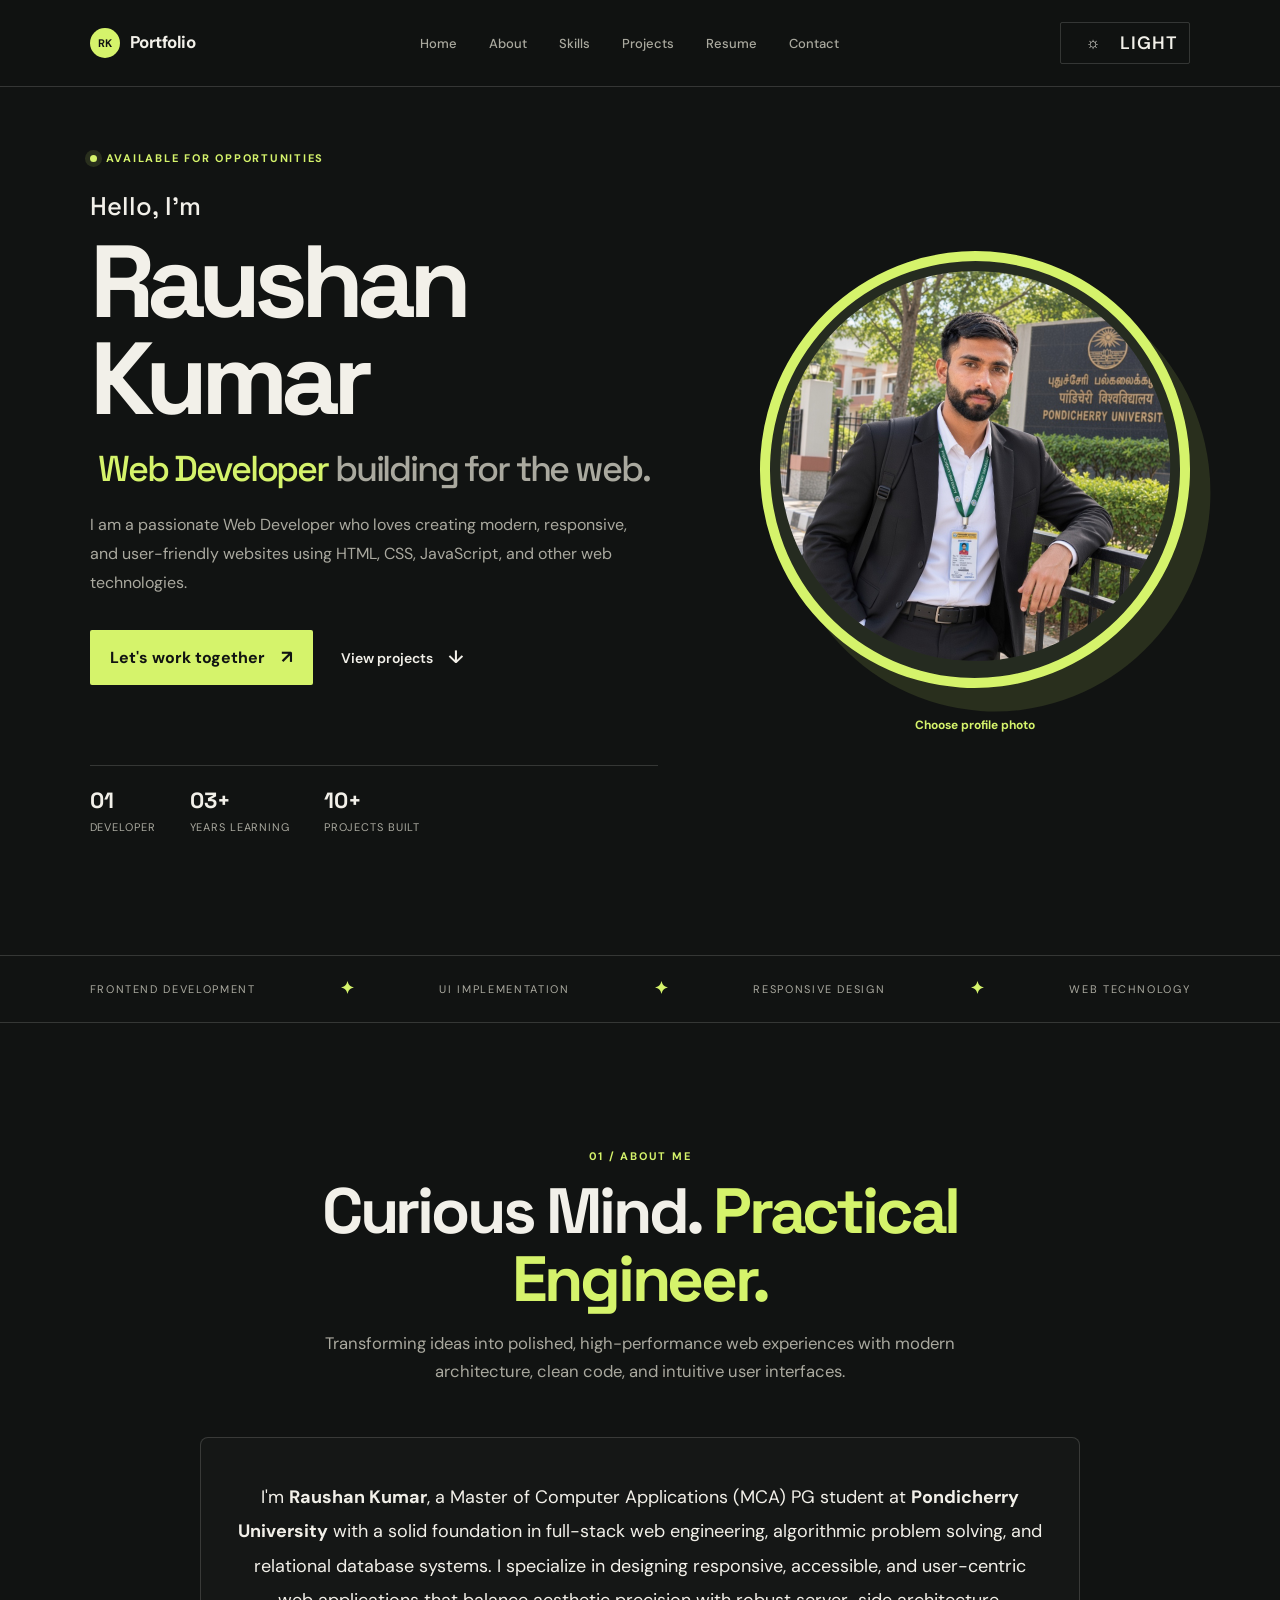
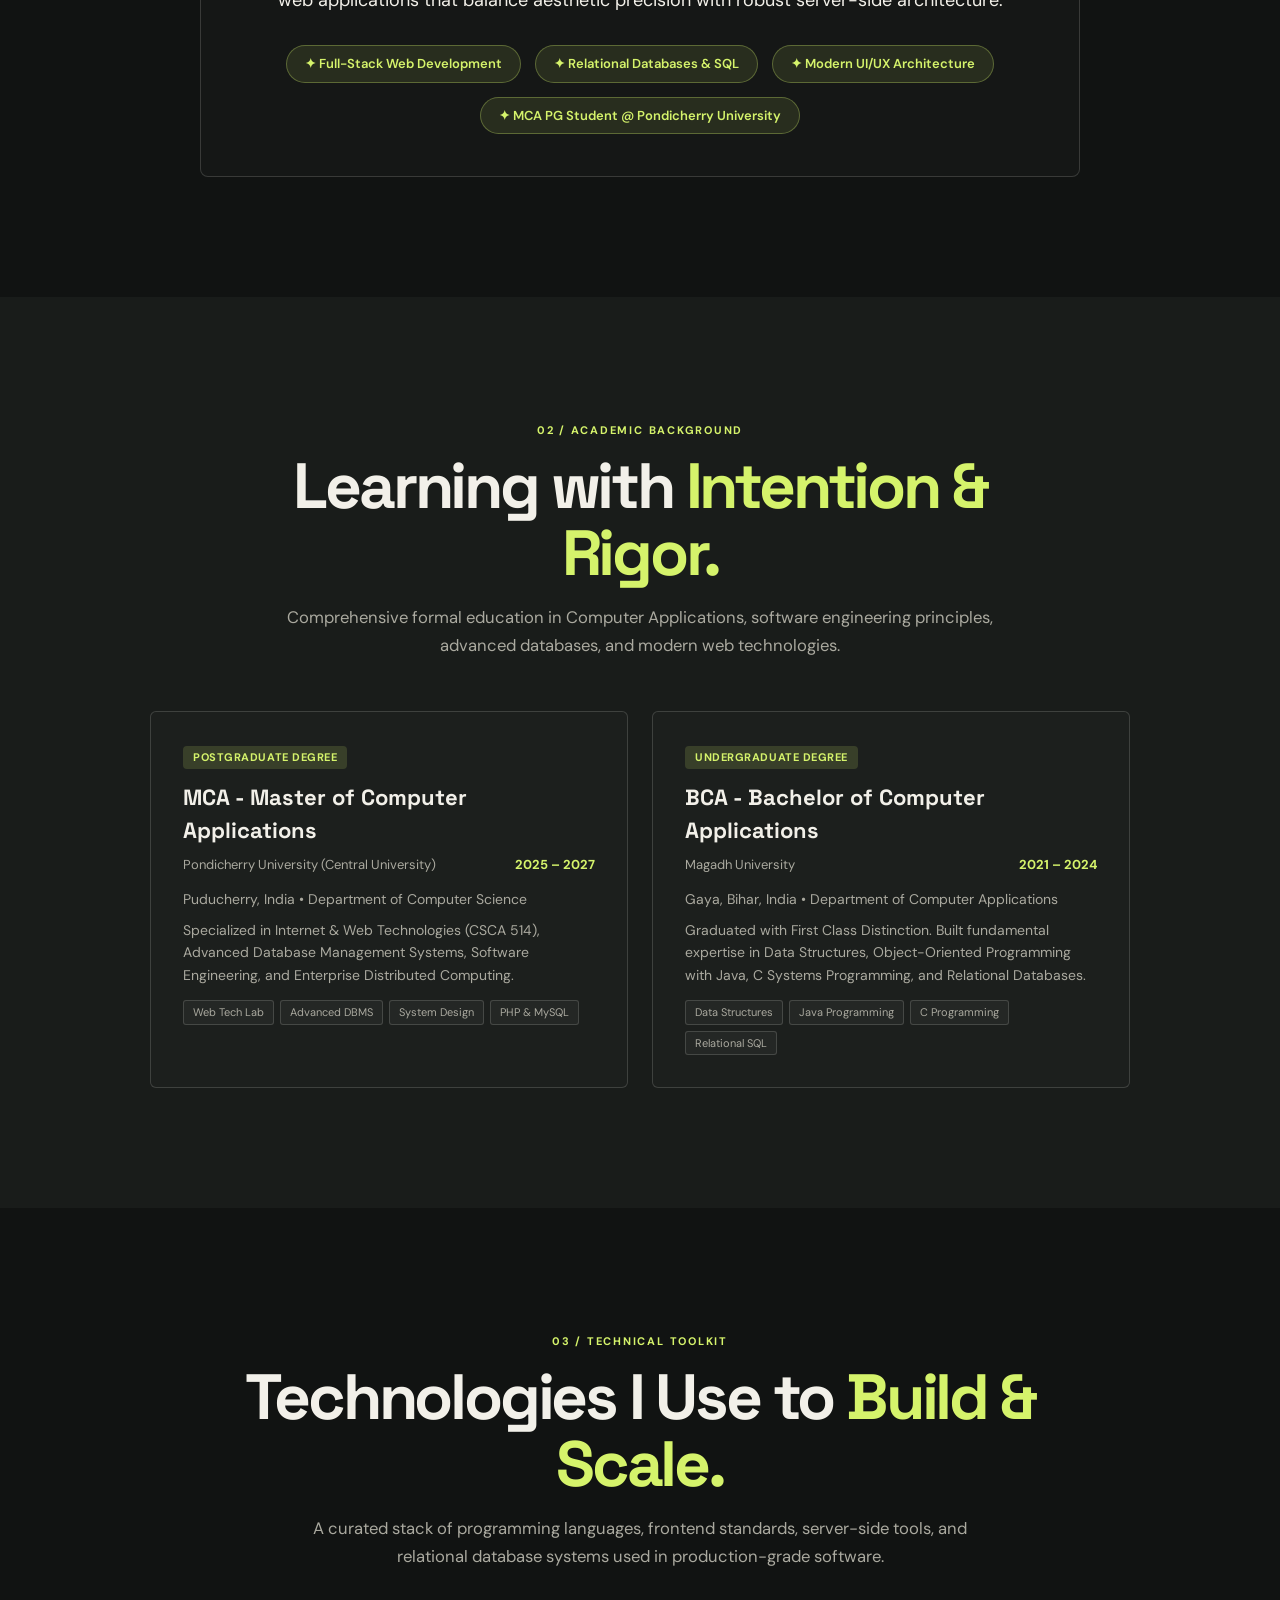
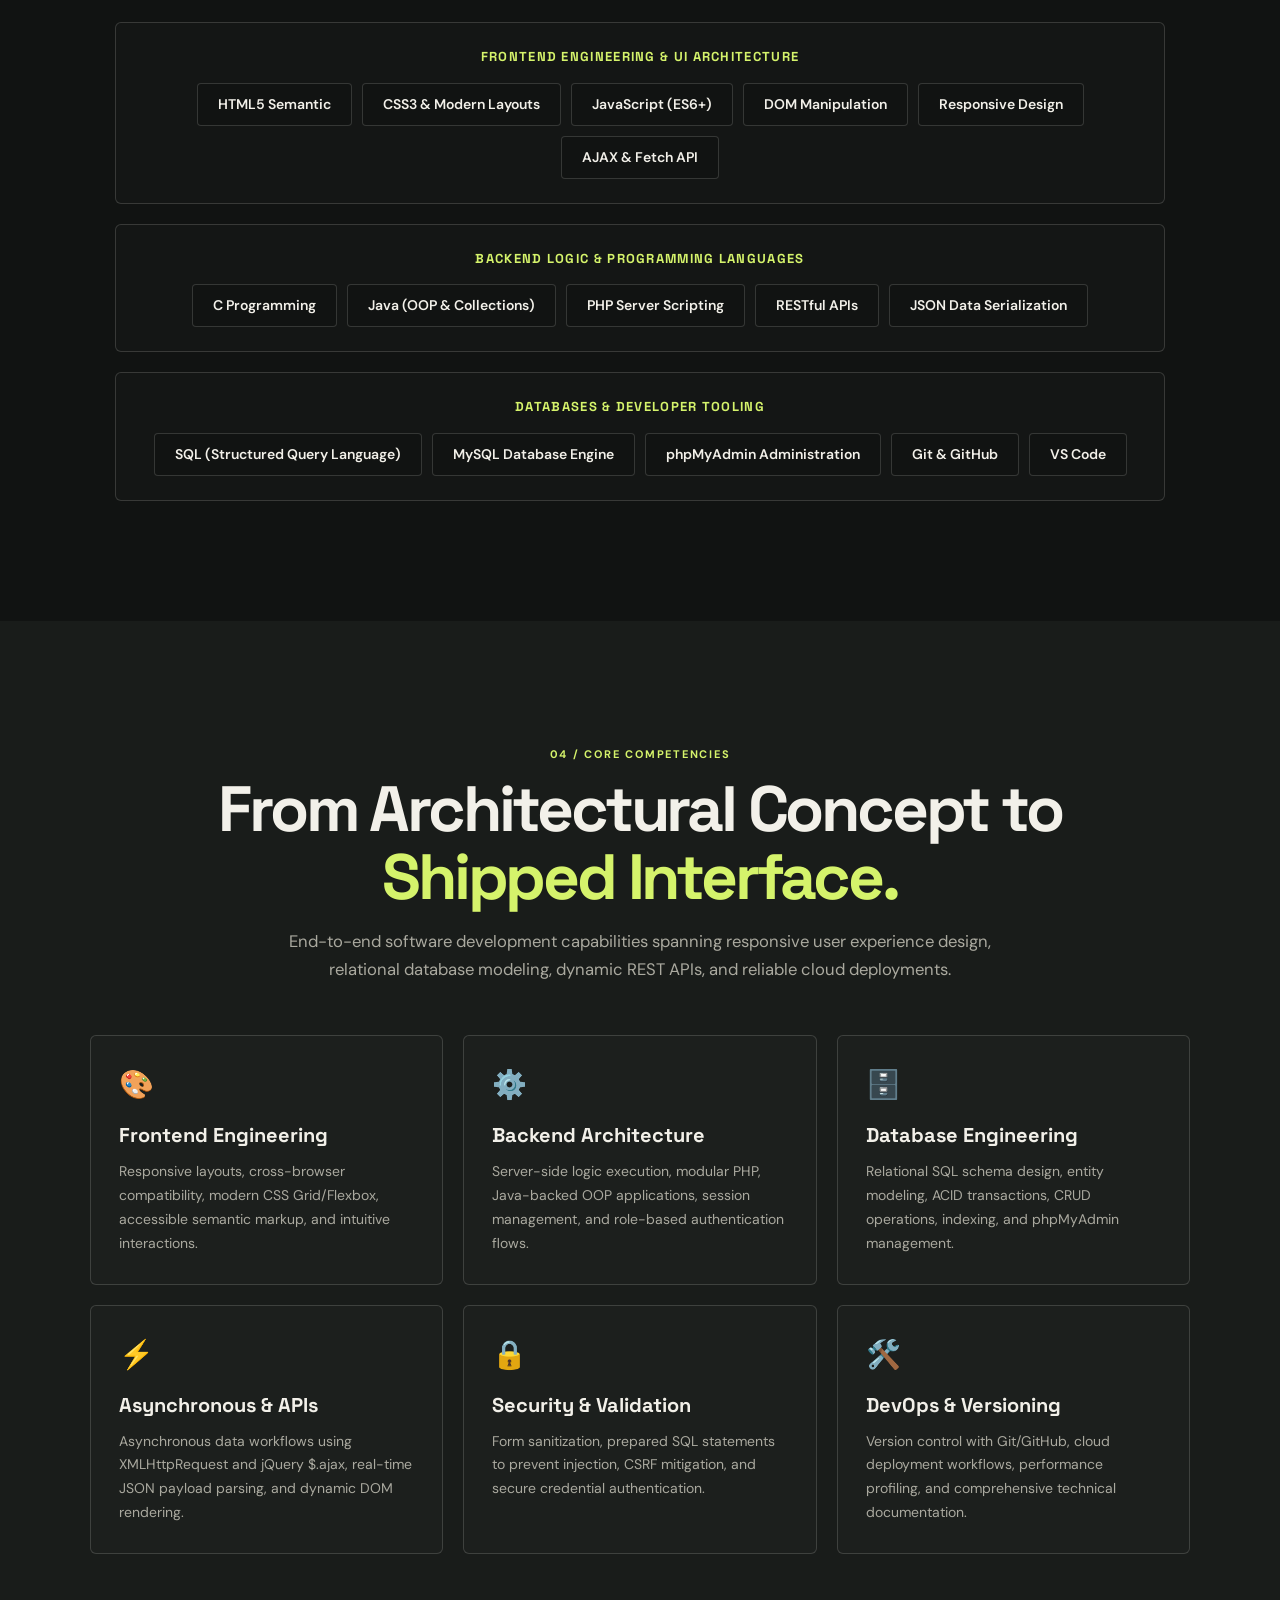
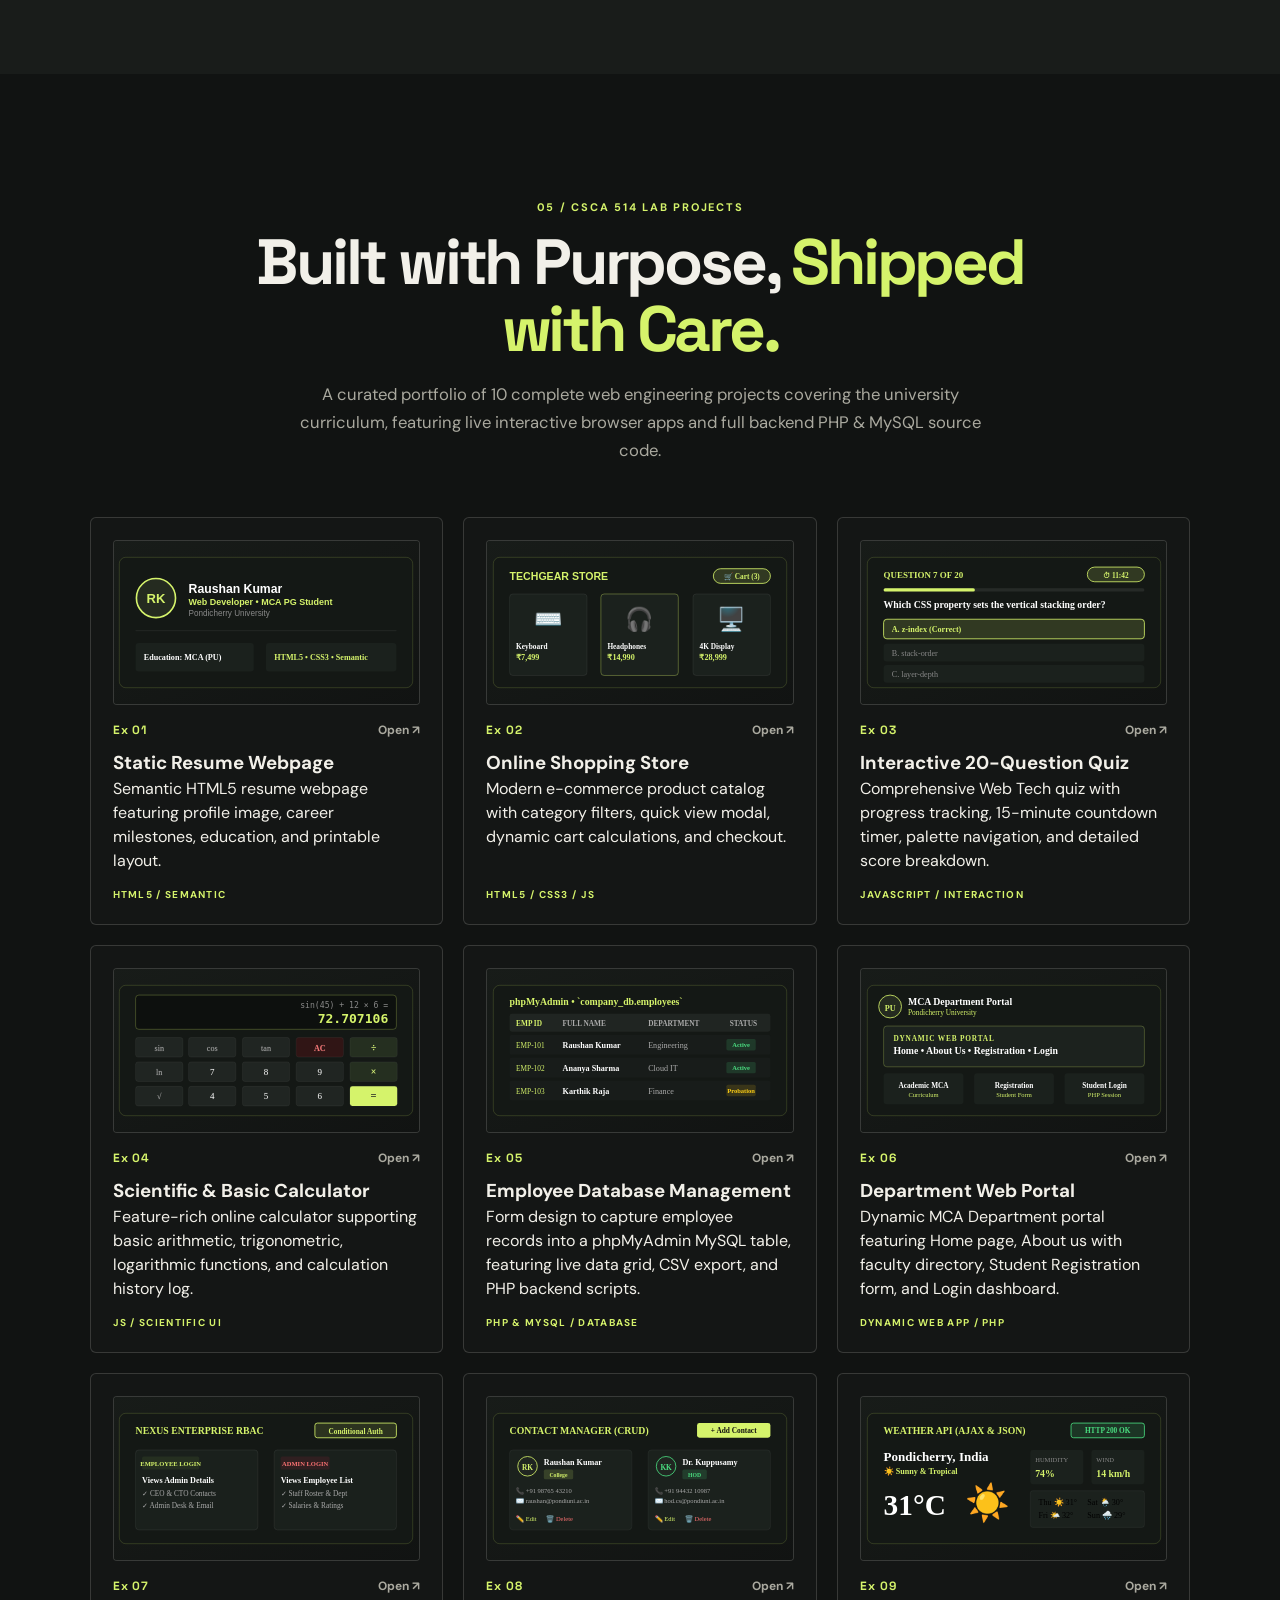
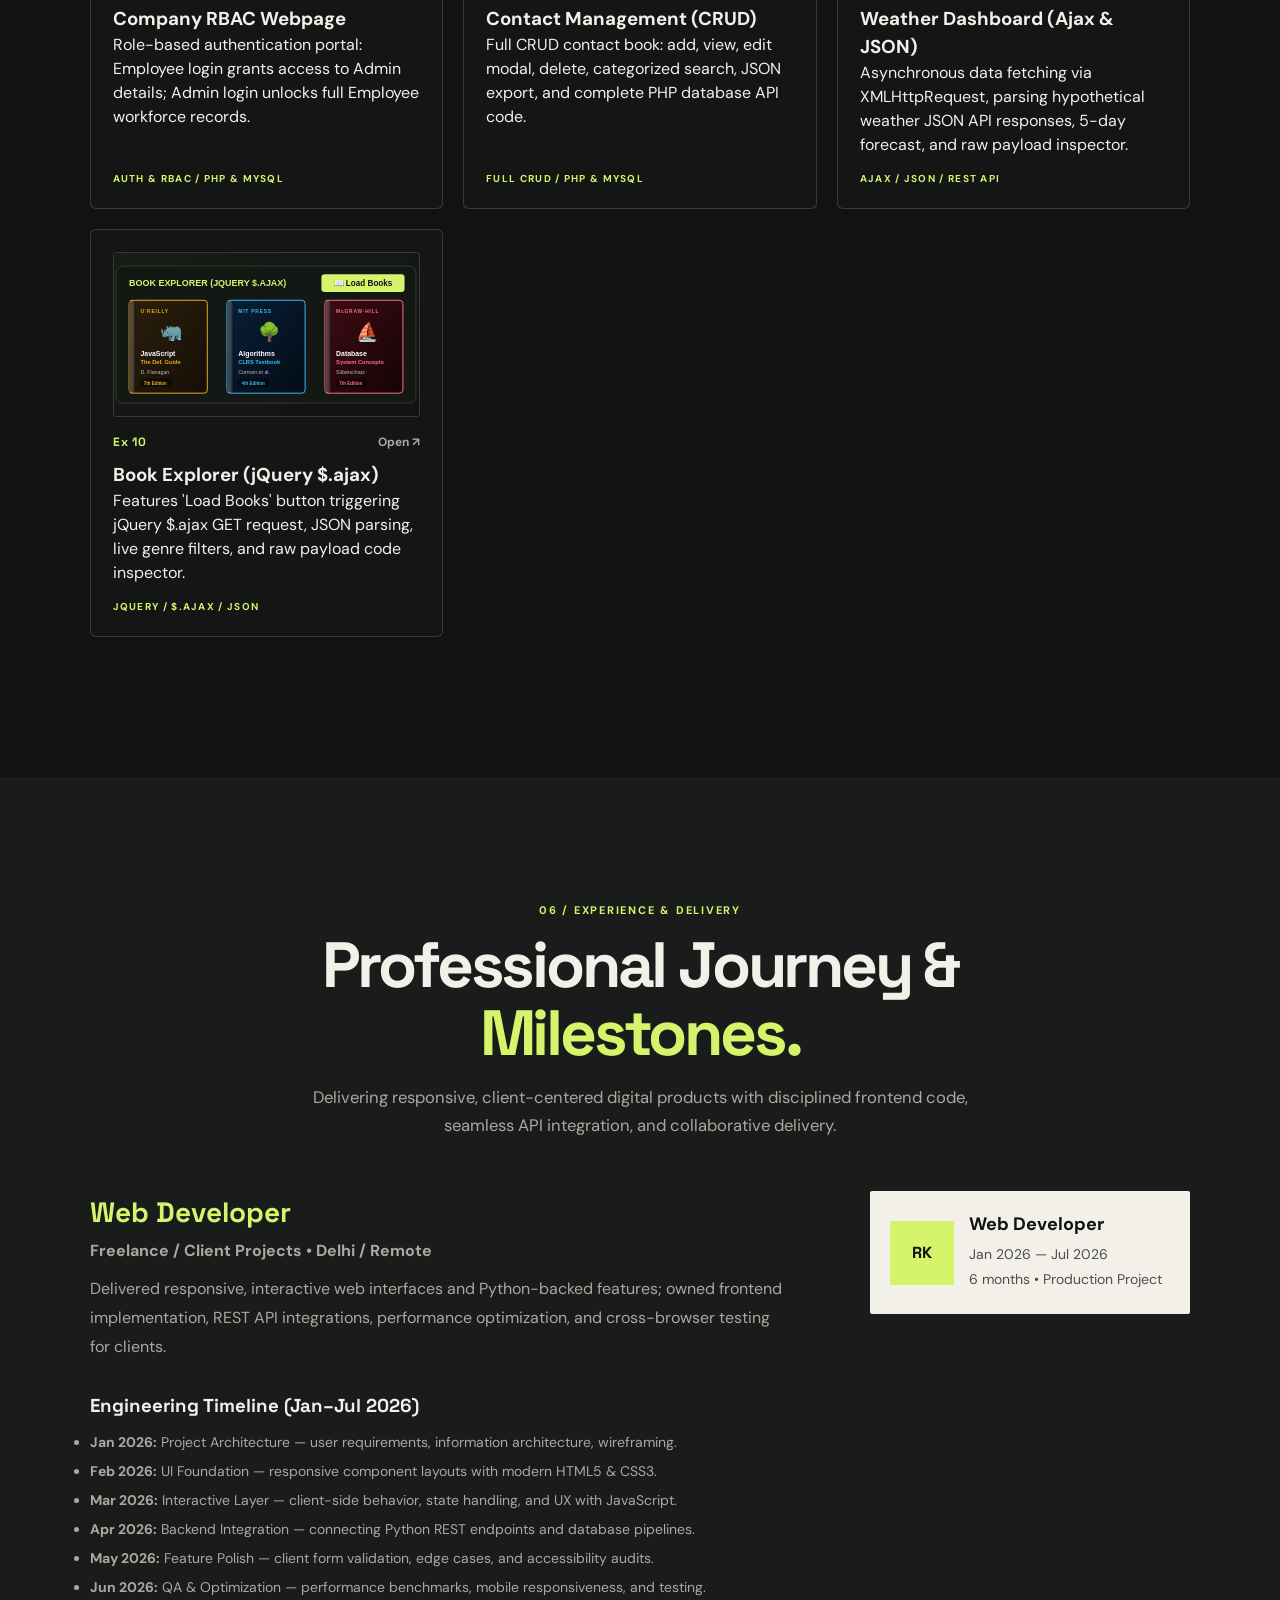
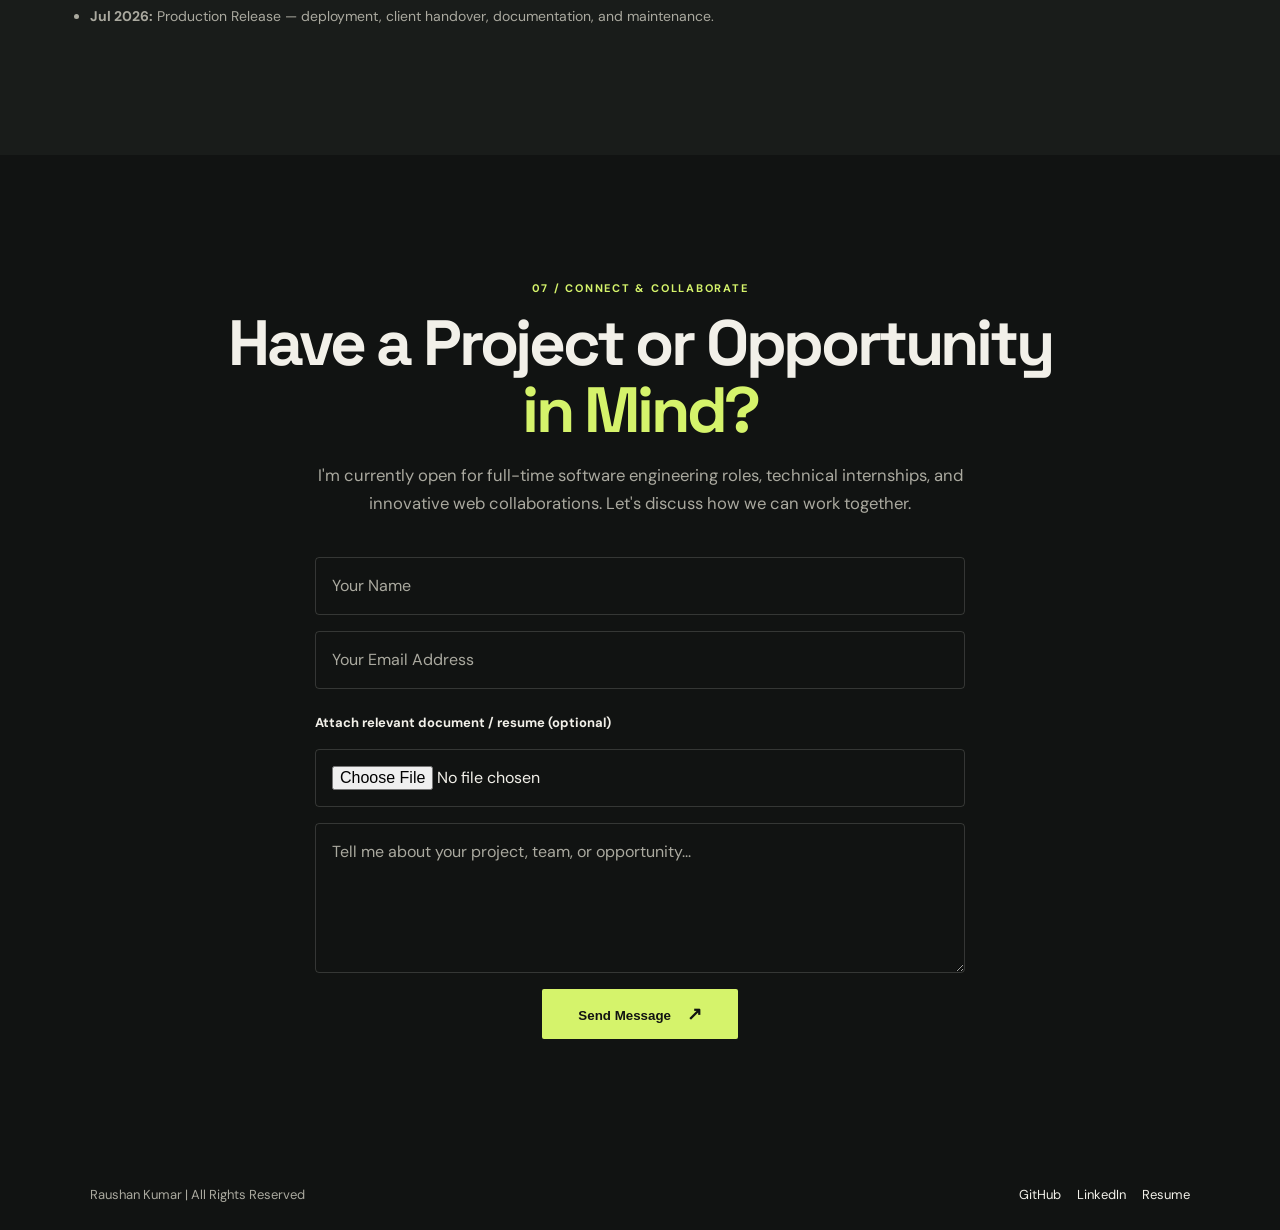
<file: index.html>
<!DOCTYPE html>
<html lang="en">
<head>
<meta charset="UTF-8">
<meta name="viewport" content="width=device-width, initial-scale=1.0">
<title>Raushan Kumar | Portfolio</title>

<link rel="stylesheet" href="style.css">

<link rel="preconnect" href="https://fonts.googleapis.com">
<link rel="preconnect" href="https://fonts.gstatic.com" crossorigin>

<link href="https://fonts.googleapis.com/css2?family=DM+Sans:wght@400;500;600;700&family=Space+Grotesk:wght@500;600;700&display=swap" rel="stylesheet">
</head>

<body>

<header>
    <a class="logo" href="#home"><span>RK</span> Portfolio</a>

    <nav>
        <a href="#home">Home</a>
        <a href="#about">About</a>
        <a href="#skills">Skills</a>
        <a href="#projects">Projects</a>
        <a href="resume.html">Resume</a>
        <a href="#contact">Contact</a>
    </nav>
    <button class="theme-toggle" id="theme-toggle" type="button" aria-label="Switch to light mode" aria-pressed="false">
        <span class="theme-icon">☼</span>
        <span class="theme-text">Light</span>
    </button>
</header>

<main>
<section class="home" id="home">

    <div class="content">
        <p class="eyebrow"><span></span> Available for opportunities</p>
        <h3>Hello, I'm</h3>
        <h1>Raushan Kumar</h1>
        <h2>Web Developer <span>building for the web.</span></h2>

        <p>
            I am a passionate Web Developer who loves creating modern,
            responsive, and user-friendly websites using HTML, CSS,
            JavaScript, and other web technologies.
        </p>

        <div class="hero-actions">
            <a href="#contact" class="btn">Let's work together <span>↗</span></a>
            <a href="#projects" class="text-link">View projects <span>↓</span></a>
        </div>

        <div class="hero-meta">
            <div><strong>01</strong><span>Developer</span></div>
            <div><strong>03+</strong><span>Years learning</span></div>
            <div><strong>10+</strong><span>Projects built</span></div>
        </div>

    </div>

    <div class="image">
        <div class="profile-frame">
            <img id="profile-image" src="profile.jpg" alt="Raushan Kumar" onerror="this.style.display='none'; document.querySelector('.profile-placeholder').style.display='grid';">
            <div class="profile-placeholder">RK</div>
        </div>
        <label class="profile-upload" for="profile-upload">Choose profile photo</label>
        <input id="profile-upload" class="profile-upload-input" type="file" accept="image/*">
    </div>

</section>

<div class="marquee" aria-label="Areas of expertise">
    <span>FRONTEND DEVELOPMENT</span><b>✦</b><span>UI IMPLEMENTATION</span><b>✦</b><span>RESPONSIVE DESIGN</span><b>✦</b><span>WEB TECHNOLOGY</span>
</div>

<section id="about">
    <div class="section-header">
        <div class="section-label">01 / About Me</div>
        <h2>Curious Mind. <em>Practical Engineer.</em></h2>
        <p class="section-sub">Transforming ideas into polished, high-performance web experiences with modern architecture, clean code, and intuitive user interfaces.</p>
    </div>

    <div class="about-card-center">
        <p>
            I'm <strong>Raushan Kumar</strong>, a Master of Computer Applications (MCA) PG student at <strong>Pondicherry University</strong> with a solid foundation in full-stack web engineering, algorithmic problem solving, and relational database systems. I specialize in designing responsive, accessible, and user-centric web applications that balance aesthetic precision with robust server-side architecture.
        </p>
        <div class="about-highlights">
            <span class="about-pill">✦ Full-Stack Web Development</span>
            <span class="about-pill">✦ Relational Databases &amp; SQL</span>
            <span class="about-pill">✦ Modern UI/UX Architecture</span>
            <span class="about-pill">✦ MCA PG Student @ Pondicherry University</span>
        </div>
    </div>
</section>

<section id="education" class="muted-section">
    <div class="section-header">
        <div class="section-label">02 / Academic Background</div>
        <h2>Learning with <em>Intention &amp; Rigor.</em></h2>
        <p class="section-sub">Comprehensive formal education in Computer Applications, software engineering principles, advanced databases, and modern web technologies.</p>
    </div>

    <div class="education">
        <div class="education-card">
            <span class="edu-badge">POSTGRADUATE DEGREE</span>
            <h3>MCA - Master of Computer Applications</h3>
            <div class="edu-meta">
                <span>Pondicherry University (Central University)</span>
                <span style="color:var(--lime); font-weight:700;">2025 – 2027</span>
            </div>
            <p>Puducherry, India • Department of Computer Science</p>
            <p style="margin-top:8px;">Specialized in Internet &amp; Web Technologies (CSCA 514), Advanced Database Management Systems, Software Engineering, and Enterprise Distributed Computing.</p>
            <div class="edu-chips">
                <span class="edu-chip">Web Tech Lab</span>
                <span class="edu-chip">Advanced DBMS</span>
                <span class="edu-chip">System Design</span>
                <span class="edu-chip">PHP &amp; MySQL</span>
            </div>
        </div>

        <div class="education-card">
            <span class="edu-badge">UNDERGRADUATE DEGREE</span>
            <h3>BCA - Bachelor of Computer Applications</h3>
            <div class="edu-meta">
                <span>Magadh University</span>
                <span style="color:var(--lime); font-weight:700;">2021 – 2024</span>
            </div>
            <p>Gaya, Bihar, India • Department of Computer Applications</p>
            <p style="margin-top:8px;">Graduated with First Class Distinction. Built fundamental expertise in Data Structures, Object-Oriented Programming with Java, C Systems Programming, and Relational Databases.</p>
            <div class="edu-chips">
                <span class="edu-chip">Data Structures</span>
                <span class="edu-chip">Java Programming</span>
                <span class="edu-chip">C Programming</span>
                <span class="edu-chip">Relational SQL</span>
            </div>
        </div>
    </div>
</section>

<section id="skills">
    <div class="section-header">
        <div class="section-label">03 / Technical Toolkit</div>
        <h2>Technologies I Use to <em>Build &amp; Scale.</em></h2>
        <p class="section-sub">A curated stack of programming languages, frontend standards, server-side tools, and relational database systems used in production-grade software.</p>
    </div>

    <div class="skills-container">
        <div class="skills-category-card">
            <div class="skill-group-title">Frontend Engineering &amp; UI Architecture</div>
            <div class="skills-pills-row">
                <div class="skill-badge">HTML5 Semantic</div>
                <div class="skill-badge">CSS3 &amp; Modern Layouts</div>
                <div class="skill-badge">JavaScript (ES6+)</div>
                <div class="skill-badge">DOM Manipulation</div>
                <div class="skill-badge">Responsive Design</div>
                <div class="skill-badge">AJAX &amp; Fetch API</div>
            </div>
        </div>

        <div class="skills-category-card">
            <div class="skill-group-title">Backend Logic &amp; Programming Languages</div>
            <div class="skills-pills-row">
                <div class="skill-badge">C Programming</div>
                <div class="skill-badge">Java (OOP &amp; Collections)</div>
                <div class="skill-badge">PHP Server Scripting</div>
                <div class="skill-badge">RESTful APIs</div>
                <div class="skill-badge">JSON Data Serialization</div>
            </div>
        </div>

        <div class="skills-category-card">
            <div class="skill-group-title">Databases &amp; Developer Tooling</div>
            <div class="skills-pills-row">
                <div class="skill-badge">SQL (Structured Query Language)</div>
                <div class="skill-badge">MySQL Database Engine</div>
                <div class="skill-badge">phpMyAdmin Administration</div>
                <div class="skill-badge">Git &amp; GitHub</div>
                <div class="skill-badge">VS Code</div>
            </div>
        </div>
    </div>
</section>

<section id="expertise" class="muted-section">
    <div class="section-header">
        <div class="section-label">04 / Core Competencies</div>
        <h2>From Architectural Concept to <em>Shipped Interface.</em></h2>
        <p class="section-sub">End-to-end software development capabilities spanning responsive user experience design, relational database modeling, dynamic REST APIs, and reliable cloud deployments.</p>
    </div>

    <div class="expertise">
        <div class="expertise-card">
            <span class="expertise-icon">🎨</span>
            <h3>Frontend Engineering</h3>
            <p>Responsive layouts, cross-browser compatibility, modern CSS Grid/Flexbox, accessible semantic markup, and intuitive interactions.</p>
        </div>

        <div class="expertise-card">
            <span class="expertise-icon">⚙️</span>
            <h3>Backend Architecture</h3>
            <p>Server-side logic execution, modular PHP, Java-backed OOP applications, session management, and role-based authentication flows.</p>
        </div>

        <div class="expertise-card">
            <span class="expertise-icon">🗄️</span>
            <h3>Database Engineering</h3>
            <p>Relational SQL schema design, entity modeling, ACID transactions, CRUD operations, indexing, and phpMyAdmin management.</p>
        </div>

        <div class="expertise-card">
            <span class="expertise-icon">⚡</span>
            <h3>Asynchronous &amp; APIs</h3>
            <p>Asynchronous data workflows using XMLHttpRequest and jQuery $.ajax, real-time JSON payload parsing, and dynamic DOM rendering.</p>
        </div>

        <div class="expertise-card">
            <span class="expertise-icon">🔒</span>
            <h3>Security &amp; Validation</h3>
            <p>Form sanitization, prepared SQL statements to prevent injection, CSRF mitigation, and secure credential authentication.</p>
        </div>

        <div class="expertise-card">
            <span class="expertise-icon">🛠️</span>
            <h3>DevOps &amp; Versioning</h3>
            <p>Version control with Git/GitHub, cloud deployment workflows, performance profiling, and comprehensive technical documentation.</p>
        </div>
    </div>
</section>

<section id="projects">
    <div class="section-header">
        <div class="section-label">05 / CSCA 514 Lab Projects</div>
        <h2>Built with Purpose, <em>Shipped with Care.</em></h2>
        <p class="section-sub">A curated portfolio of 10 complete web engineering projects covering the university curriculum, featuring live interactive browser apps and full backend PHP &amp; MySQL source code.</p>
    </div>

<div class="projects">

<a class="project" href="projects/static-resume.html" target="_blank" rel="noopener noreferrer">
<div class="project-img-thumb">
    <img src="images/project-resume.svg" alt="Static Resume Webpage Preview">
</div>
<div class="project-header">
    <span class="project-num">Ex 01</span>
    <span class="project-launch">Open ↗</span>
</div>
<h3>Static Resume Webpage</h3>
<p>Semantic HTML5 resume webpage featuring profile image, career milestones, education, and printable layout.</p>
<span class="project-tag">HTML5 / SEMANTIC</span>
</a>

<a class="project" href="projects/shopping.html" target="_blank" rel="noopener noreferrer">
<div class="project-img-thumb">
    <img src="images/project-shopping.svg" alt="Online Shopping Store Preview">
</div>
<div class="project-header">
    <span class="project-num">Ex 02</span>
    <span class="project-launch">Open ↗</span>
</div>
<h3>Online Shopping Store</h3>
<p>Modern e-commerce product catalog with category filters, quick view modal, dynamic cart calculations, and checkout.</p>
<span class="project-tag">HTML5 / CSS3 / JS</span>
</a>

<a class="project" href="projects/quiz.html" target="_blank" rel="noopener noreferrer">
<div class="project-img-thumb">
    <img src="images/project-quiz.svg" alt="20-Question Quiz Preview">
</div>
<div class="project-header">
    <span class="project-num">Ex 03</span>
    <span class="project-launch">Open ↗</span>
</div>
<h3>Interactive 20-Question Quiz</h3>
<p>Comprehensive Web Tech quiz with progress tracking, 15-minute countdown timer, palette navigation, and detailed score breakdown.</p>
<span class="project-tag">JAVASCRIPT / INTERACTION</span>
</a>

<a class="project" href="projects/calculator.html" target="_blank" rel="noopener noreferrer">
<div class="project-img-thumb">
    <img src="images/project-calculator.svg" alt="Scientific Calculator Preview">
</div>
<div class="project-header">
    <span class="project-num">Ex 04</span>
    <span class="project-launch">Open ↗</span>
</div>
<h3>Scientific &amp; Basic Calculator</h3>
<p>Feature-rich online calculator supporting basic arithmetic, trigonometric, logarithmic functions, and calculation history log.</p>
<span class="project-tag">JS / SCIENTIFIC UI</span>
</a>

<a class="project" href="projects/employee.html" target="_blank" rel="noopener noreferrer">
<div class="project-img-thumb">
    <img src="images/project-employee.svg" alt="Employee Database Management Preview">
</div>
<div class="project-header">
    <span class="project-num">Ex 05</span>
    <span class="project-launch">Open ↗</span>
</div>
<h3>Employee Database Management</h3>
<p>Form design to capture employee records into a phpMyAdmin MySQL table, featuring live data grid, CSV export, and PHP backend scripts.</p>
<span class="project-tag">PHP &amp; MYSQL / DATABASE</span>
</a>

<a class="project" href="projects/department.html" target="_blank" rel="noopener noreferrer">
<div class="project-img-thumb">
    <img src="images/project-department.svg" alt="Department Web Portal Preview">
</div>
<div class="project-header">
    <span class="project-num">Ex 06</span>
    <span class="project-launch">Open ↗</span>
</div>
<h3>Department Web Portal</h3>
<p>Dynamic MCA Department portal featuring Home page, About us with faculty directory, Student Registration form, and Login dashboard.</p>
<span class="project-tag">DYNAMIC WEB APP / PHP</span>
</a>

<a class="project" href="projects/company.html" target="_blank" rel="noopener noreferrer">
<div class="project-img-thumb">
    <img src="images/project-company.svg" alt="Company RBAC Webpage Preview">
</div>
<div class="project-header">
    <span class="project-num">Ex 07</span>
    <span class="project-launch">Open ↗</span>
</div>
<h3>Company RBAC Webpage</h3>
<p>Role-based authentication portal: Employee login grants access to Admin details; Admin login unlocks full Employee workforce records.</p>
<span class="project-tag">AUTH &amp; RBAC / PHP &amp; MYSQL</span>
</a>

<a class="project" href="projects/contact-manager.html" target="_blank" rel="noopener noreferrer">
<div class="project-img-thumb">
    <img src="images/project-contact.svg" alt="Contact Management Preview">
</div>
<div class="project-header">
    <span class="project-num">Ex 08</span>
    <span class="project-launch">Open ↗</span>
</div>
<h3>Contact Management (CRUD)</h3>
<p>Full CRUD contact book: add, view, edit modal, delete, categorized search, JSON export, and complete PHP database API code.</p>
<span class="project-tag">FULL CRUD / PHP &amp; MYSQL</span>
</a>

<a class="project" href="projects/weather-ajax.html" target="_blank" rel="noopener noreferrer">
<div class="project-img-thumb">
    <img src="images/project-weather.svg" alt="Weather Dashboard Preview">
</div>
<div class="project-header">
    <span class="project-num">Ex 09</span>
    <span class="project-launch">Open ↗</span>
</div>
<h3>Weather Dashboard (Ajax &amp; JSON)</h3>
<p>Asynchronous data fetching via XMLHttpRequest, parsing hypothetical weather JSON API responses, 5-day forecast, and raw payload inspector.</p>
<span class="project-tag">AJAX / JSON / REST API</span>
</a>

<a class="project" href="projects/book-finder.html" target="_blank" rel="noopener noreferrer">
<div class="project-img-thumb">
    <img src="images/project-books.svg" alt="Book Explorer Preview">
</div>
<div class="project-header">
    <span class="project-num">Ex 10</span>
    <span class="project-launch">Open ↗</span>
</div>
<h3>Book Explorer (jQuery $.ajax)</h3>
<p>Features 'Load Books' button triggering jQuery $.ajax GET request, JSON parsing, live genre filters, and raw payload code inspector.</p>
<span class="project-tag">JQUERY / $.AJAX / JSON</span>
</a>

</div>

</section>

<section id="experience" class="experience-section">
    <div class="section-header">
        <div class="section-label">06 / Experience &amp; Delivery</div>
        <h2>Professional Journey &amp; <em>Milestones.</em></h2>
        <p class="section-sub">Delivering responsive, client-centered digital products with disciplined frontend code, seamless API integration, and collaborative delivery.</p>
    </div>

    <div class="experience-wrap">

        <div class="experience-left">
            <div class="exp-item">
                <h3 class="role">Web Developer</h3>
                <h4 class="company">Freelance / Client Projects • Delhi / Remote</h4>
                <p class="exp-desc">Delivered responsive, interactive web interfaces and Python-backed features; owned frontend implementation, REST API integrations, performance optimization, and cross-browser testing for clients.</p>
            </div>

            <div class="timeline-list">
                <h3>Engineering Timeline (Jan–Jul 2026)</h3>
                <ul>
                    <li><strong>Jan 2026:</strong> Project Architecture — user requirements, information architecture, wireframing.</li>
                    <li><strong>Feb 2026:</strong> UI Foundation — responsive component layouts with modern HTML5 &amp; CSS3.</li>
                    <li><strong>Mar 2026:</strong> Interactive Layer — client-side behavior, state handling, and UX with JavaScript.</li>
                    <li><strong>Apr 2026:</strong> Backend Integration — connecting Python REST endpoints and database pipelines.</li>
                    <li><strong>May 2026:</strong> Feature Polish — client form validation, edge cases, and accessibility audits.</li>
                    <li><strong>Jun 2026:</strong> QA &amp; Optimization — performance benchmarks, mobile responsiveness, and testing.</li>
                    <li><strong>Jul 2026:</strong> Production Release — deployment, client handover, documentation, and maintenance.</li>
                </ul>
            </div>

        </div>

        <aside class="experience-right">
            <div class="exp-card">
                <div class="exp-logo">RK</div>
                <div class="exp-card-body">
                    <h4>Web Developer</h4>
                    <p>Jan 2026 — Jul 2026</p>
                    <p>6 months • Production Project</p>
                </div>
            </div>
        </aside>

    </div>

</section>
</main>

<section id="contact">

    <div class="section-header">
        <div class="section-label">07 / Connect &amp; Collaborate</div>
        <h2>Have a Project or Opportunity <em>in Mind?</em></h2>
        <p class="section-sub">I'm currently open for full-time software engineering roles, technical internships, and innovative web collaborations. Let's discuss how we can work together.</p>
    </div>

    <form enctype="multipart/form-data">
        <input type="text" placeholder="Your Name" required>
        <input type="email" placeholder="Your Email Address" required>
        <label class="resume-label" for="resume">Attach relevant document / resume (optional)</label>
        <input id="resume" type="file" accept="application/pdf,.doc,.docx" title="Upload resume (optional)">
        <textarea placeholder="Tell me about your project, team, or opportunity..." required></textarea>
        <button type="submit">Send Message <span>↗</span></button>
    </form>

</section>

<footer>

<p>Raushan Kumar | All Rights Reserved</p>

<div class="footer-social">
    <a href="https://github.com/raushan628721-lang" target="_blank" rel="noopener noreferrer">GitHub</a>
    <a href="https://www.linkedin.com/in/raushan-kumar-3b133a384" target="_blank" rel="noopener noreferrer">LinkedIn</a>
    <a href="resume.html" target="_blank">Resume</a>
</div>

</footer>

<script>
const profileUpload = document.querySelector('#profile-upload');
const profileImage = document.querySelector('#profile-image');
const profilePlaceholder = document.querySelector('.profile-placeholder');
const themeToggle = document.querySelector('#theme-toggle');

function setTheme(theme) {
    const isLight = theme === 'light';
    document.documentElement.dataset.theme = isLight ? 'light' : 'dark';
    themeToggle.setAttribute('aria-pressed', String(isLight));
    themeToggle.setAttribute('aria-label', isLight ? 'Switch to dark mode' : 'Switch to light mode');
    themeToggle.querySelector('.theme-icon').textContent = isLight ? '☾' : '☼';
    themeToggle.querySelector('.theme-text').textContent = isLight ? 'Dark' : 'Light';
    localStorage.setItem('portfolio-theme', isLight ? 'light' : 'dark');
}

setTheme(localStorage.getItem('portfolio-theme') || 'dark');
themeToggle.addEventListener('click', () => {
    setTheme(document.documentElement.dataset.theme === 'light' ? 'dark' : 'light');
});

// Load persisted photo if available in localStorage
const savedPhoto = localStorage.getItem('portfolio-custom-photo');
if (savedPhoto) {
    profileImage.src = savedPhoto;
    profileImage.style.display = 'block';
    profilePlaceholder.style.display = 'none';
}

profileUpload.addEventListener('change', () => {
    const selectedPhoto = profileUpload.files[0];
    if (!selectedPhoto) return;
    const reader = new FileReader();
    reader.onload = (e) => {
        profileImage.src = e.target.result;
        profileImage.style.display = 'block';
        profilePlaceholder.style.display = 'none';
        try {
            localStorage.setItem('portfolio-custom-photo', e.target.result);
        } catch (err) {
            console.warn('Could not save photo to localStorage:', err);
        }
    };
    reader.readAsDataURL(selectedPhoto);
});
</script>

</body>
</html>
</file>
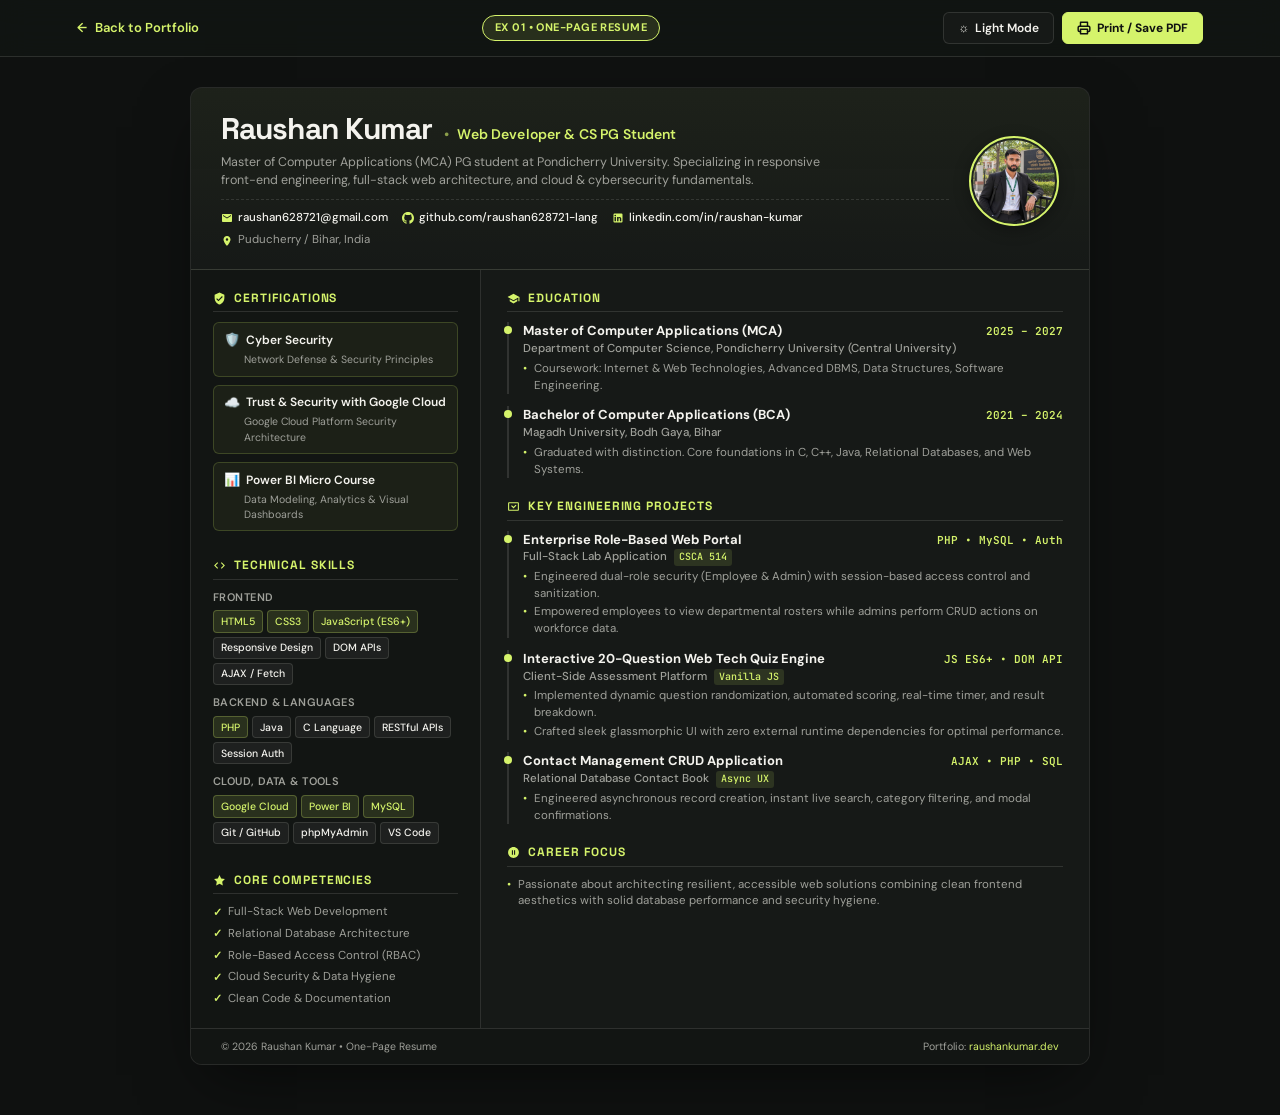
<file: resume.html>
<!DOCTYPE html>
<html lang="en">
<head>
    <meta charset="UTF-8">
    <meta name="viewport" content="width=device-width, initial-scale=1.0">
    <meta http-equiv="refresh" content="0; url=projects/static-resume.html">
    <link rel="canonical" href="projects/static-resume.html">
    <title>Raushan Kumar | Resume</title>
</head>
<body>
    <p>Redirecting to the resume. If you are not redirected, <a href="projects/static-resume.html">view the resume</a>.</p>
</body>
</html>
</file>
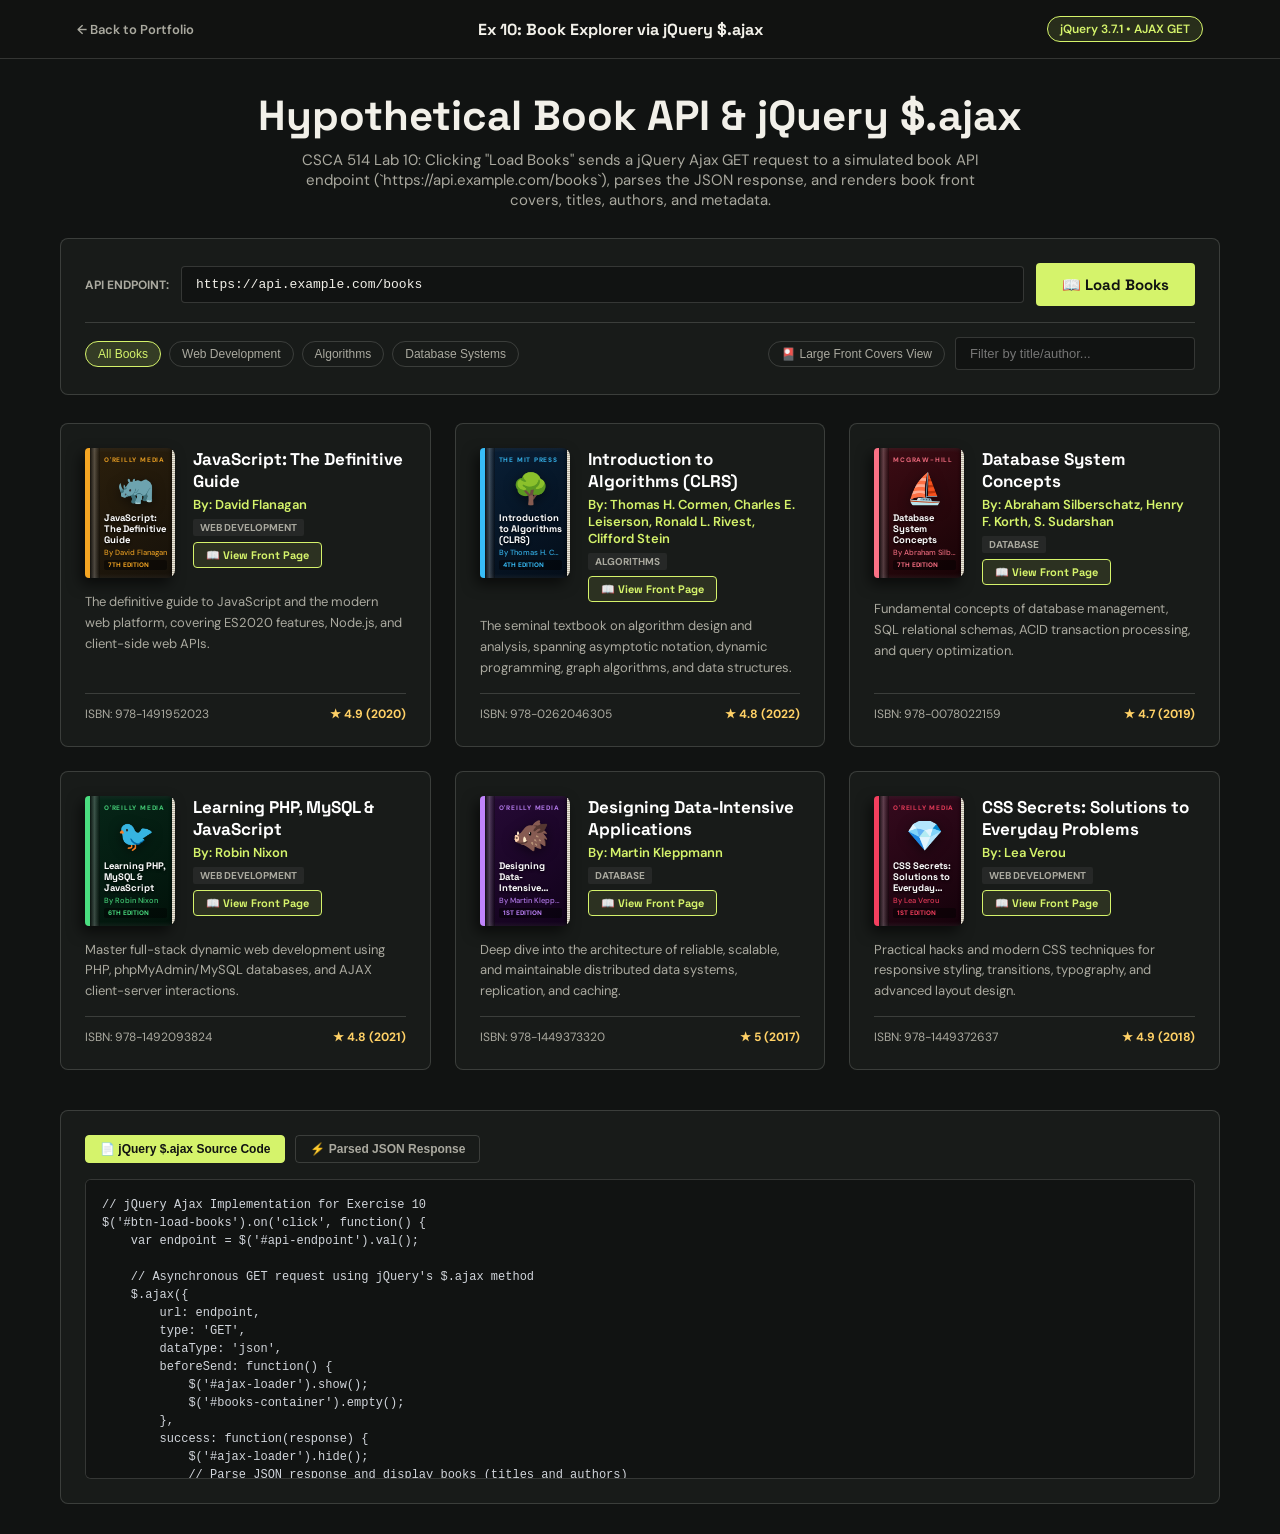
<file: projects/book-finder.html>
<!DOCTYPE html>
<html lang="en">
<head>
    <meta charset="UTF-8">
    <meta name="viewport" content="width=device-width, initial-scale=1.0">
    <title>Ex 10: Book Explorer via jQuery $.ajax</title>
    <!-- jQuery CDN as required -->
    <script src="https://code.jquery.com/jquery-3.7.1.min.js"></script>
    <link rel="preconnect" href="https://fonts.googleapis.com">
    <link rel="preconnect" href="https://fonts.gstatic.com" crossorigin>
    <link href="https://fonts.googleapis.com/css2?family=DM+Sans:wght@400;500;600;700&family=Space+Grotesk:wght@500;600;700&display=swap" rel="stylesheet">
    <style>
        :root {
            --ink: #111312;
            --paper: #f2f0e9;
            --muted: #aaa99f;
            --line: rgba(242, 240, 233, 0.16);
            --lime: #d5f36b;
            --card-bg: #181b19;
            --surface: #222623;
        }
        * { margin: 0; padding: 0; box-sizing: border-box; }
        body {
            background: var(--ink);
            color: var(--paper);
            font-family: 'DM Sans', sans-serif;
            min-height: 100vh;
            display: flex;
            flex-direction: column;
        }
        header {
            position: sticky;
            top: 0;
            z-index: 100;
            background: rgba(17, 19, 18, 0.94);
            backdrop-filter: blur(14px);
            border-bottom: 1px solid var(--line);
            padding: 16px 6vw;
            display: flex;
            justify-content: space-between;
            align-items: center;
            gap: 16px;
        }
        .back-link {
            color: var(--muted);
            text-decoration: none;
            font-size: 13px;
            font-weight: 600;
            display: flex;
            align-items: center;
            gap: 6px;
            transition: 0.2s;
        }
        .back-link:hover { color: var(--lime); }
        .page-badge {
            background: rgba(213, 243, 107, 0.12);
            color: var(--lime);
            border: 1px solid var(--lime);
            padding: 4px 12px;
            border-radius: 99px;
            font-size: 12px;
            font-weight: 600;
        }

        .container {
            max-width: 1200px;
            margin: 30px auto;
            padding: 0 20px;
            width: 100%;
            flex-grow: 1;
        }

        /* Hero */
        .book-hero {
            text-align: center;
            margin-bottom: 28px;
        }
        .book-hero h1 {
            font-family: 'Space Grotesk', sans-serif;
            font-size: clamp(28px, 4vw, 42px);
            margin-bottom: 8px;
        }
        .book-hero p {
            color: var(--muted);
            font-size: 15px;
            max-width: 680px;
            margin: 0 auto;
        }

        /* Action & Endpoint Bar */
        .api-controls-panel {
            background: var(--card-bg);
            border: 1px solid var(--line);
            border-radius: 8px;
            padding: 24px;
            margin-bottom: 28px;
            display: flex;
            flex-direction: column;
            gap: 16px;
        }
        .endpoint-row {
            display: flex;
            gap: 12px;
            align-items: center;
            flex-wrap: wrap;
        }
        .endpoint-label {
            font-size: 12px;
            font-weight: 700;
            color: var(--muted);
            text-transform: uppercase;
        }
        .endpoint-input {
            flex-grow: 1;
            background: #111312;
            border: 1px solid var(--line);
            border-radius: 4px;
            padding: 10px 14px;
            color: var(--paper);
            font-family: monospace;
            font-size: 13px;
        }
        .btn-load-books {
            background: var(--lime);
            color: var(--ink);
            border: none;
            padding: 12px 26px;
            border-radius: 4px;
            font-family: 'Space Grotesk', sans-serif;
            font-weight: 700;
            font-size: 15px;
            cursor: pointer;
            transition: 0.2s;
            display: flex;
            align-items: center;
            gap: 8px;
        }
        .btn-load-books:hover { background: #fff; transform: translateY(-2px); }

        .filter-row {
            display: flex;
            justify-content: space-between;
            align-items: center;
            flex-wrap: wrap;
            gap: 12px;
            border-top: 1px solid var(--line);
            padding-top: 14px;
        }
        .search-book-input {
            background: #111312;
            border: 1px solid var(--line);
            border-radius: 4px;
            padding: 8px 14px;
            color: var(--paper);
            font-size: 13px;
            width: 240px;
        }
        .search-book-input:focus { outline: none; border-color: var(--lime); }
        .genre-chips {
            display: flex;
            gap: 8px;
            flex-wrap: wrap;
        }
        .chip-btn {
            background: transparent;
            border: 1px solid var(--line);
            color: var(--muted);
            padding: 5px 12px;
            border-radius: 99px;
            font-size: 12px;
            cursor: pointer;
        }
        .chip-btn.active, .chip-btn:hover {
            background: rgba(213,243,107,0.15);
            border-color: var(--lime);
            color: var(--lime);
        }

        /* Loading Spinner */
        #ajax-loader {
            display: none;
            text-align: center;
            padding: 40px;
        }
        .spinner {
            width: 40px;
            height: 40px;
            border: 3px solid rgba(213,243,107,0.2);
            border-top-color: var(--lime);
            border-radius: 50%;
            animation: spin 0.8s linear infinite;
            margin: 0 auto 12px;
        }
        @keyframes spin { to { transform: rotate(360deg); } }

        /* Books Grid */
        .books-grid {
            display: grid;
            grid-template-columns: repeat(auto-fill, minmax(340px, 1fr));
            gap: 24px;
            margin-bottom: 40px;
            transition: all 0.3s ease;
        }
        .books-grid.large-cover-mode {
            grid-template-columns: repeat(auto-fill, minmax(280px, 1fr));
        }

        .book-card {
            background: var(--card-bg);
            border: 1px solid var(--line);
            border-radius: 8px;
            padding: 24px;
            display: flex;
            flex-direction: column;
            gap: 14px;
            transition: 0.25s ease;
            position: relative;
        }
        .book-card:hover {
            border-color: var(--lime);
            transform: translateY(-4px);
            box-shadow: 0 12px 30px rgba(0,0,0,0.55);
        }
        .book-top {
            display: flex;
            gap: 18px;
            align-items: flex-start;
        }

        /* Authentic 3D Book Front Page Cover Component */
        .front-page-cover {
            position: relative;
            border-radius: 4px 8px 8px 4px;
            overflow: hidden;
            display: flex;
            flex-direction: column;
            justify-content: space-between;
            box-shadow: -4px 6px 14px rgba(0,0,0,0.6), inset 3px 0 6px rgba(255,255,255,0.12), inset -2px 0 4px rgba(0,0,0,0.45);
            border-left: 5px solid rgba(0,0,0,0.5);
            transition: transform 0.3s cubic-bezier(0.2, 0.8, 0.2, 1), box-shadow 0.3s ease;
            cursor: pointer;
            user-select: none;
            flex-shrink: 0;
        }
        .front-page-cover:hover {
            transform: perspective(600px) rotateY(-10deg) translateY(-4px);
            box-shadow: -8px 12px 24px rgba(0,0,0,0.75), 0 0 20px rgba(213,243,107,0.3);
        }
        /* Page Edge effect */
        .front-page-cover::after {
            content: '';
            position: absolute;
            top: 2px;
            right: 0;
            bottom: 2px;
            width: 3px;
            background: repeating-linear-gradient(to bottom, #eae6da 0px, #eae6da 1px, #bbb4a3 1px, #bbb4a3 2px);
            border-radius: 0 2px 2px 0;
            box-shadow: -1px 0 2px rgba(0,0,0,0.3);
        }
        /* Spine reflection */
        .front-page-cover::before {
            content: '';
            position: absolute;
            top: 0;
            left: 0;
            bottom: 0;
            width: 10px;
            background: linear-gradient(to right, rgba(0,0,0,0.65) 0%, rgba(255,255,255,0.18) 45%, rgba(0,0,0,0.35) 100%);
            z-index: 2;
            pointer-events: none;
        }

        /* Card Thumbnail Size */
        .cover-thumb {
            width: 90px;
            height: 130px;
            padding: 8px 8px 8px 14px;
        }
        .cover-thumb .cover-publisher {
            font-size: 6.5px;
            letter-spacing: 0.12em;
            text-transform: uppercase;
            font-weight: 800;
            opacity: 0.9;
        }
        .cover-thumb .cover-art-center {
            font-size: 30px;
            text-align: center;
            margin: auto 0;
            line-height: 1;
            filter: drop-shadow(0 3px 6px rgba(0,0,0,0.5));
        }
        .cover-thumb .cover-title {
            font-family: 'Space Grotesk', sans-serif;
            font-size: 9.5px;
            font-weight: 700;
            line-height: 1.15;
            color: #ffffff;
            display: -webkit-box;
            -webkit-line-clamp: 3;
            -webkit-box-orient: vertical;
            overflow: hidden;
            text-shadow: 0 1px 3px rgba(0,0,0,0.85);
        }
        .cover-thumb .cover-author {
            font-size: 7.5px;
            opacity: 0.9;
            white-space: nowrap;
            overflow: hidden;
            text-overflow: ellipsis;
            margin-top: 2px;
            font-weight: 500;
        }
        .cover-thumb .cover-badge {
            font-size: 6.5px;
            font-weight: 700;
            text-transform: uppercase;
            padding: 1px 4px;
            border-radius: 2px;
            background: rgba(0,0,0,0.45);
            align-self: flex-start;
            margin-top: 3px;
        }

        /* Large Cover Card Mode */
        .books-grid.large-cover-mode .book-top {
            flex-direction: column;
            align-items: center;
            text-align: center;
        }
        .books-grid.large-cover-mode .cover-thumb {
            width: 140px;
            height: 200px;
            padding: 14px 14px 14px 20px;
            margin-bottom: 12px;
        }
        .books-grid.large-cover-mode .cover-thumb .cover-publisher { font-size: 8px; }
        .books-grid.large-cover-mode .cover-thumb .cover-art-center { font-size: 46px; }
        .books-grid.large-cover-mode .cover-thumb .cover-title { font-size: 13px; -webkit-line-clamp: 4; }
        .books-grid.large-cover-mode .cover-thumb .cover-author { font-size: 10px; }
        .books-grid.large-cover-mode .cover-thumb .cover-badge { font-size: 8px; }

        .book-header-info h3 {
            font-family: 'Space Grotesk', sans-serif;
            font-size: 17px;
            color: #fff;
            margin-bottom: 4px;
            line-height: 1.3;
        }
        .book-author {
            color: var(--lime);
            font-size: 13px;
            font-weight: 600;
        }
        .book-genre-badge {
            display: inline-block;
            margin-top: 6px;
            font-size: 10px;
            font-weight: 700;
            text-transform: uppercase;
            padding: 2px 7px;
            border-radius: 2px;
            background: rgba(255,255,255,0.06);
            color: var(--muted);
        }
        .book-desc {
            color: var(--muted);
            font-size: 13px;
            line-height: 1.6;
            flex-grow: 1;
        }
        .book-footer {
            display: flex;
            justify-content: space-between;
            align-items: center;
            border-top: 1px solid var(--line);
            padding-top: 12px;
            font-size: 12px;
            color: var(--muted);
        }
        .book-rating { color: #ffd166; font-weight: 700; }
        
        .btn-inspect-cover {
            background: rgba(213,243,107,0.1);
            border: 1px solid var(--lime);
            color: var(--lime);
            font-family: 'Space Grotesk', sans-serif;
            font-size: 11px;
            font-weight: 700;
            padding: 5px 12px;
            border-radius: 4px;
            cursor: pointer;
            transition: 0.2s;
            display: inline-flex;
            align-items: center;
            gap: 6px;
            margin-top: 6px;
        }
        .btn-inspect-cover:hover {
            background: var(--lime);
            color: var(--ink);
            transform: translateY(-1px);
        }

        /* Front Page Modal & Reader */
        .modal-backdrop {
            display: none;
            position: fixed;
            top: 0;
            left: 0;
            width: 100%;
            height: 100%;
            background: rgba(10, 12, 11, 0.88);
            backdrop-filter: blur(12px);
            z-index: 1000;
            justify-content: center;
            align-items: center;
            padding: 20px;
            overflow-y: auto;
        }
        .modal-backdrop.active {
            display: flex;
            animation: modalFadeIn 0.25s ease-out;
        }
        @keyframes modalFadeIn {
            from { opacity: 0; transform: scale(0.96); }
            to { opacity: 1; transform: scale(1); }
        }
        .modal-card {
            background: var(--card-bg);
            border: 1px solid var(--lime);
            border-radius: 12px;
            max-width: 900px;
            width: 100%;
            padding: 36px;
            box-shadow: 0 25px 70px rgba(0,0,0,0.85), 0 0 40px rgba(213,243,107,0.15);
            position: relative;
            max-height: 90vh;
            overflow-y: auto;
        }
        .modal-close-btn {
            position: absolute;
            top: 18px;
            right: 18px;
            background: rgba(255,255,255,0.06);
            border: 1px solid var(--line);
            color: var(--paper);
            width: 36px;
            height: 36px;
            border-radius: 50%;
            cursor: pointer;
            display: grid;
            place-items: center;
            font-size: 18px;
            transition: 0.2s;
        }
        .modal-close-btn:hover {
            background: #f87171;
            color: #fff;
            border-color: #f87171;
        }
        .modal-layout {
            display: grid;
            grid-template-columns: 280px 1fr;
            gap: 36px;
            align-items: flex-start;
        }
        @media (max-width: 768px) {
            .modal-layout { grid-template-columns: 1fr; }
        }

        /* Large 3D Front Page in Modal */
        .large-front-cover {
            width: 250px;
            height: 360px;
            padding: 20px 20px 20px 26px;
            border-radius: 6px 14px 14px 6px;
            box-shadow: -10px 18px 40px rgba(0,0,0,0.8), inset 4px 0 8px rgba(255,255,255,0.22);
            border-left: 8px solid rgba(0,0,0,0.6);
            margin: 0 auto;
            position: relative;
        }
        .large-front-cover .cover-publisher {
            font-size: 11px;
            font-weight: 800;
            letter-spacing: 0.16em;
            text-transform: uppercase;
        }
        .large-front-cover .cover-art-center {
            font-size: 68px;
            text-align: center;
            margin: 18px 0;
            filter: drop-shadow(0 8px 16px rgba(0,0,0,0.6));
        }
        .large-front-cover .cover-title {
            font-family: 'Space Grotesk', sans-serif;
            font-size: 19px;
            font-weight: 700;
            line-height: 1.25;
            color: #fff;
            text-shadow: 0 2px 6px rgba(0,0,0,0.9);
        }
        .large-front-cover .cover-author {
            font-size: 13px;
            font-weight: 600;
            margin-top: 6px;
            opacity: 0.95;
        }
        .large-front-cover .cover-badge {
            font-size: 10px;
            font-weight: 700;
            padding: 3px 8px;
            border-radius: 4px;
            background: rgba(0,0,0,0.5);
            display: inline-block;
            margin-top: 8px;
        }

        /* Modal Tabs */
        .m-tabs {
            display: flex;
            gap: 10px;
            border-bottom: 1px solid var(--line);
            padding-bottom: 12px;
            margin: 18px 0;
            flex-wrap: wrap;
        }
        .m-tab-btn {
            background: transparent;
            border: 1px solid var(--line);
            color: var(--muted);
            padding: 6px 14px;
            border-radius: 4px;
            font-size: 13px;
            font-weight: 600;
            cursor: pointer;
            transition: 0.2s;
        }
        .m-tab-btn.active, .m-tab-btn:hover {
            background: rgba(213,243,107,0.15);
            border-color: var(--lime);
            color: var(--lime);
        }
        .front-page-sheet {
            background: #111312;
            border: 1px solid var(--line);
            border-radius: 8px;
            padding: 24px;
            font-size: 14px;
            line-height: 1.7;
            color: #e5e7eb;
            min-height: 240px;
        }
        .imprint-title-box {
            text-align: center;
            border-bottom: 1px dashed var(--line);
            padding-bottom: 16px;
            margin-bottom: 16px;
        }
        .imprint-title-box h2 {
            font-family: 'Space Grotesk', sans-serif;
            font-size: 22px;
            color: #fff;
        }

        /* Code & JSON Tabs */
        .inspector-panel {
            background: var(--card-bg);
            border: 1px solid var(--line);
            border-radius: 8px;
            padding: 24px;
        }
        .inspector-tabs {
            display: flex;
            gap: 10px;
            margin-bottom: 16px;
        }
        .i-tab {
            background: transparent;
            border: 1px solid var(--line);
            color: var(--muted);
            padding: 6px 14px;
            border-radius: 4px;
            font-size: 12px;
            font-weight: 600;
            cursor: pointer;
        }
        .i-tab.active { background: var(--lime); color: var(--ink); border-color: var(--lime); }
        pre {
            background: #111312;
            border: 1px solid var(--line);
            border-radius: 6px;
            padding: 16px;
            color: #d1d5db;
            font-family: monospace;
            font-size: 12px;
            line-height: 1.5;
            max-height: 300px;
            overflow-y: auto;
        }
    </style>
</head>
<body>

    <header>
        <a href="../index.html#projects" class="back-link">
            ← Back to Portfolio
        </a>
        <div style="font-family:'Space Grotesk'; font-weight:700;">Ex 10: Book Explorer via jQuery $.ajax</div>
        <span class="page-badge">jQuery 3.7.1 • AJAX GET</span>
    </header>

    <main class="container">
        <section class="book-hero">
            <h1>Hypothetical Book API &amp; jQuery $.ajax</h1>
            <p>CSCA 514 Lab 10: Clicking "Load Books" sends a jQuery Ajax GET request to a simulated book API endpoint (`https://api.example.com/books`), parses the JSON response, and renders book front covers, titles, authors, and metadata.</p>
        </section>

        <!-- API Control Bar -->
        <section class="api-controls-panel">
            <div class="endpoint-row">
                <span class="endpoint-label">API Endpoint:</span>
                <input type="text" class="endpoint-input" id="api-endpoint" value="https://api.example.com/books">
                <button class="btn-load-books" id="btn-load-books">
                    <span>📖 Load Books</span>
                </button>
            </div>

            <div class="filter-row">
                <div class="genre-chips" id="genre-filters">
                    <button class="chip-btn active" data-genre="All">All Books</button>
                    <button class="chip-btn" data-genre="Web Development">Web Development</button>
                    <button class="chip-btn" data-genre="Algorithms">Algorithms</button>
                    <button class="chip-btn" data-genre="Database">Database Systems</button>
                </div>
                <div style="display: flex; gap: 10px; align-items: center; flex-wrap: wrap;">
                    <button class="chip-btn" id="btn-toggle-cover" onclick="toggleCoverMode()">🎴 Large Front Covers View</button>
                    <input type="text" class="search-book-input" id="search-book" placeholder="Filter by title/author...">
                </div>
            </div>
        </section>

        <!-- Loading Spinner -->
        <div id="ajax-loader">
            <div class="spinner"></div>
            <p style="color:var(--muted); font-size:13px;">Executing `$.ajax({ method: 'GET', url: 'https://api.example.com/books' })`...</p>
        </div>

        <!-- Books Grid -->
        <section class="books-grid" id="books-container">
            <!-- Rendered by jQuery -->
        </section>

        <!-- Code & JSON Inspector -->
        <section class="inspector-panel">
            <div class="inspector-tabs">
                <button class="i-tab active" id="tab-code-btn" onclick="switchInspector('code')">📄 jQuery $.ajax Source Code</button>
                <button class="i-tab" id="tab-json-btn" onclick="switchInspector('json')">⚡ Parsed JSON Response</button>
            </div>

            <div id="inspector-code">
                <pre>// jQuery Ajax Implementation for Exercise 10
$('#btn-load-books').on('click', function() {
    var endpoint = $('#api-endpoint').val();
    
    // Asynchronous GET request using jQuery's $.ajax method
    $.ajax({
        url: endpoint,
        type: 'GET',
        dataType: 'json',
        beforeSend: function() {
            $('#ajax-loader').show();
            $('#books-container').empty();
        },
        success: function(response) {
            $('#ajax-loader').hide();
            // Parse JSON response and display books (titles and authors)
            renderBookCards(response.books);
        },
        error: function(xhr, status, error) {
            $('#ajax-loader').hide();
            console.error("Ajax Error: " + error);
        }
    });
});</pre>
            </div>

            <div id="inspector-json" style="display:none;">
                <pre id="json-output">// Click "Load Books" to inspect the raw JSON response payload...</pre>
            </div>
        </section>
    </main>

    <!-- Book Front Page Modal & Reader -->
    <div class="modal-backdrop" id="front-page-modal" onclick="handleBackdropClick(event)">
        <div class="modal-card">
            <button class="modal-close-btn" onclick="closeFrontPageModal()" title="Close Front Page Modal">✕</button>
            <div class="modal-layout">
                <div style="display:flex; flex-direction:column; align-items:center;">
                    <!-- 3D Large Front Cover -->
                    <div id="modal-cover-wrapper"></div>
                    <div style="display:flex; justify-content:center; gap:8px; margin-top:14px;">
                        <button class="m-tab-btn" style="font-size:11px;" onclick="tiltFrontCover()">🔄 3D Spine Tilt</button>
                    </div>
                </div>
                <div>
                    <div id="modal-book-header"></div>
                    
                    <div class="m-tabs">
                        <button class="m-tab-btn active" id="tab-btn-titlepage" onclick="switchFrontPageTab('titlepage')">📄 Inside Title Page</button>
                        <button class="m-tab-btn" id="tab-btn-chapter1" onclick="switchFrontPageTab('chapter1')">📖 Chapter 1 Opening</button>
                        <button class="m-tab-btn" id="tab-btn-toc" onclick="switchFrontPageTab('toc')">📑 Table of Contents</button>
                    </div>

                    <div id="modal-tab-content" class="front-page-sheet">
                        <!-- Injected via JS -->
                    </div>

                    <div style="display:flex; justify-content:space-between; align-items:center; margin-top:18px; border-top:1px solid var(--line); padding-top:14px;">
                        <button class="btn-inspect-cover" onclick="navigateModalBook(-1)">← Previous Book</button>
                        <span id="modal-book-counter" style="color:var(--muted); font-size:12px;"></span>
                        <button class="btn-inspect-cover" onclick="navigateModalBook(1)">Next Book →</button>
                    </div>
                </div>
            </div>
        </div>
    </div>

    <script>
        // Master Book Catalog with Authentic Front Covers & Publication Metadata
        var mockBooksDatabase = [
            {
                id: "B-101",
                title: "JavaScript: The Definitive Guide",
                edition: "7th Edition",
                authors: ["David Flanagan"],
                category: "Web Development",
                publisher: "O'REILLY MEDIA",
                icon: "🦏",
                bgGradient: "linear-gradient(145deg, #2b1f0c 0%, #16110a 100%)",
                borderColor: "#f5a623",
                textColor: "#f5a623",
                year: 2020,
                rating: 4.9,
                isbn: "978-1491952023",
                subtitle: "Master the World's Most-Used Programming Language",
                description: "The definitive guide to JavaScript and the modern web platform, covering ES2020 features, Node.js, and client-side web APIs.",
                imprint: "O'Reilly Media, Inc., 1005 Gravenstein Highway North, Sebastopol, CA 95472.\nPrinted in the United States of America.\nEditor: Nicole Tache | Production Editor: Kristen Brown",
                chapter1Excerpt: "JavaScript is the programming language of the Web. The overwhelming majority of modern websites use JavaScript, and all modern web browsers include JavaScript interpreters. JavaScript is a high-level, dynamic, interpreted programming language that is well-suited to object-oriented and functional programming styles.",
                toc: [
                    "Part I: JavaScript Language Core (Types, Values, Expressions, Operators)",
                    "Part II: JavaScript in Web Browsers (DOM, Events, Asynchronous APIs, Fetch & AJAX)",
                    "Part III: Node.js Server-Side JavaScript (Buffers, Filesystems, HTTP Streams)"
                ]
            },
            {
                id: "B-102",
                title: "Introduction to Algorithms (CLRS)",
                edition: "4th Edition",
                authors: ["Thomas H. Cormen", "Charles E. Leiserson", "Ronald L. Rivest", "Clifford Stein"],
                category: "Algorithms",
                publisher: "THE MIT PRESS",
                icon: "🌳",
                bgGradient: "linear-gradient(145deg, #091f36 0%, #040d18 100%)",
                borderColor: "#38bdf8",
                textColor: "#38bdf8",
                year: 2022,
                rating: 4.8,
                isbn: "978-0262046305",
                subtitle: "The Standard International Textbook on Algorithm Design",
                description: "The seminal textbook on algorithm design and analysis, spanning asymptotic notation, dynamic programming, graph algorithms, and data structures.",
                imprint: "The MIT Press, Cambridge, Massachusetts | London, England.\nPublished in cooperation with McGraw-Hill Higher Education.\nCover Design: MIT Graphic Arts Laboratory",
                chapter1Excerpt: "What are algorithms? Why is the study of algorithms worthwhile? What is the role of algorithms relative to other technologies used in computers? In this chapter, we answer these questions. Informally, an algorithm is any well-defined computational procedure that takes some value or set of values as input and produces some value or set of values as output.",
                toc: [
                    "I. Foundations (Role of Algorithms, Getting Started, Growth of Functions)",
                    "II. Sorting and Order Statistics (Heapsort, Quicksort, Sorting in Linear Time)",
                    "III. Data Structures (Red-Black Trees, Augmenting Data Structures, B-Trees)",
                    "IV. Advanced Design and Analysis (Dynamic Programming, Greedy Algorithms)"
                ]
            },
            {
                id: "B-103",
                title: "Database System Concepts",
                edition: "7th Edition",
                authors: ["Abraham Silberschatz", "Henry F. Korth", "S. Sudarshan"],
                category: "Database",
                publisher: "McGRAW-HILL",
                icon: "⛵",
                bgGradient: "linear-gradient(145deg, #3d0c14 0%, #170306 100%)",
                borderColor: "#fb7185",
                textColor: "#fb7185",
                year: 2019,
                rating: 4.7,
                isbn: "978-0078022159",
                subtitle: "The Iconic Sailboat Database Engineering Reference",
                description: "Fundamental concepts of database management, SQL relational schemas, ACID transaction processing, and query optimization.",
                imprint: "McGraw-Hill Education, 2 Penn Plaza, New York, NY 10121.\nCopyright © McGraw-Hill Global Education Holdings, LLC.\nCover Illustration: The Sailboat Motif — Navigating Relational Waters",
                chapter1Excerpt: "A database-management system (DBMS) is a collection of interrelated data and a set of programs to access those data. The collection of data, usually referred to as the database, contains information relevant to an enterprise. The primary goal of a DBMS is to provide a way to store and retrieve database information that is both convenient and efficient.",
                toc: [
                    "Chapter 1: Introduction to Database Systems Architecture",
                    "Chapter 2: Relational Model of Data and Normal Forms (1NF, 2NF, 3NF, BCNF)",
                    "Chapter 3: Introduction to SQL (DDL, DML, Joins, Constraints, Indexing)",
                    "Chapter 14: Transactions, ACID Properties, Concurrency Control, and Recovery"
                ]
            },
            {
                id: "B-104",
                title: "Learning PHP, MySQL & JavaScript",
                edition: "6th Edition",
                authors: ["Robin Nixon"],
                category: "Web Development",
                publisher: "O'REILLY MEDIA",
                icon: "🐦",
                bgGradient: "linear-gradient(145deg, #062618 0%, #02120a 100%)",
                borderColor: "#4ade80",
                textColor: "#4ade80",
                year: 2021,
                rating: 4.8,
                isbn: "978-1492093824",
                subtitle: "With jQuery, CSS & HTML5 • Step-by-Step Full-Stack Guide",
                description: "Master full-stack dynamic web development using PHP, phpMyAdmin/MySQL databases, and AJAX client-server interactions.",
                imprint: "O'Reilly Media, Inc., Sebastopol, CA.\nProduction Services: Christopher Hearse | Indexer: Ellen Troutman-Zaig\nAnimal on Cover: The European Robin (Erithacus rubecula)",
                chapter1Excerpt: "The Internet is no longer a collection of static web pages linked together by simple HTML. Today's web is vibrant, dynamic, and interactive, driven by database backends and asynchronous client-server communication using PHP, MySQL, and JavaScript.",
                toc: [
                    "Part 1: Introduction to Dynamic Web Content & PHP Syntax",
                    "Part 2: MySQL and phpMyAdmin Relational Database Integration",
                    "Part 3: Accessing MySQL via PHP PDO and Prepared Statements",
                    "Part 4: Bringing it to Life with AJAX, jQuery, and Modern CSS3"
                ]
            },
            {
                id: "B-105",
                title: "Designing Data-Intensive Applications",
                edition: "1st Edition",
                authors: ["Martin Kleppmann"],
                category: "Database",
                publisher: "O'REILLY MEDIA",
                icon: "🐗",
                bgGradient: "linear-gradient(145deg, #260a36 0%, #11021a 100%)",
                borderColor: "#c084fc",
                textColor: "#c084fc",
                year: 2017,
                rating: 5.0,
                isbn: "978-1449373320",
                subtitle: "The Big Ideas Behind Reliable, Scalable & Maintainable Systems",
                description: "Deep dive into the architecture of reliable, scalable, and maintainable distributed data systems, replication, and caching.",
                imprint: "O'Reilly Media, Inc., Sebastopol, CA.\nCover Designer: Randy Comer | Cover Image: The Wild Boar (Sus scrofa)\nInterior Typography: Minion Pro and Myriad Pro",
                chapter1Excerpt: "Data-intensive applications are pushing the boundaries of what is possible by making use of increasingly large amounts of data, complex data models, and rapid rates of change. Reliability, scalability, and maintainability are the three fundamental pillars of data engineering.",
                toc: [
                    "Part I: Foundations of Data Systems (Reliability, Scalability, Storage Engines)",
                    "Part II: Distributed Data (Replication, Partitioning, Transactions, Consensus)",
                    "Part III: Derived Data (Batch Processing, MapReduce, Stream Processing)"
                ]
            },
            {
                id: "B-106",
                title: "CSS Secrets: Solutions to Everyday Problems",
                edition: "1st Edition",
                authors: ["Lea Verou"],
                category: "Web Development",
                publisher: "O'REILLY MEDIA",
                icon: "💎",
                bgGradient: "linear-gradient(145deg, #360a1e 0%, #14020a 100%)",
                borderColor: "#f43f5e",
                textColor: "#f43f5e",
                year: 2018,
                rating: 4.9,
                isbn: "978-1449372637",
                subtitle: "Better Solutions to Everyday Web Problems • Foreword by Eric Meyer",
                description: "Practical hacks and modern CSS techniques for responsive styling, transitions, typography, and advanced layout design.",
                imprint: "O'Reilly Media, Inc., Sebastopol, CA.\nCover Designer: Ellie Volckhausen | Production Editor: Melanie Yarbrough\nTechnical Reviewers: Eric Meyer, Chris Coyier, Tab Atkins",
                chapter1Excerpt: "CSS has come an astonishingly long way since the early days of basic font colors and table layouts. In this book, we explore 47 pragmatic secrets for crafting beautiful, responsive, and maintainable web interfaces using modern CSS3 standards.",
                toc: [
                    "Chapter 1: The CSS Coding Philosophy (DRY, Responsive, Fallbacks)",
                    "Chapter 2: Backgrounds & Borders (Translucent Borders, Multiple Borders, Stripes)",
                    "Chapter 3: Shapes & Geometry (Parallelograms, Diamond Images, Cutout Corners)",
                    "Chapter 4: Visual Effects & Smooth Micro-Animations (One-Sided Shadows, Frosted Glass)"
                ]
            }
        ];

        var loadedBooks = [];
        var activeGenre = "All";
        var currentModalBookIdx = 0;
        var isLargeCoverMode = false;

        // Helper to generate the authentic 3D Book Front Cover component
        function generateBookCoverHTML(b, isLarge = false) {
            const cls = isLarge ? 'front-page-cover large-front-cover' : 'front-page-cover cover-thumb';
            return `
                <div class="${cls}" style="background: ${b.bgGradient}; border-color: ${b.borderColor};" onclick="openFrontPageModal('${b.id}')" title="Click to open Front Page Viewer">
                    <div class="cover-publisher" style="color: ${b.textColor};">${b.publisher}</div>
                    <div class="cover-art-center">${b.icon}</div>
                    <div>
                        <div class="cover-title">${b.title}</div>
                        <div class="cover-author" style="color: ${b.textColor};">By ${b.authors[0]}</div>
                        <div class="cover-badge" style="color: ${b.textColor};">${b.edition || b.category}</div>
                    </div>
                </div>
            `;
        }

        $(document).ready(function() {
            // Bind jQuery event listener on "Load Books" button as instructed
            $('#btn-load-books').on('click', function() {
                var endpoint = $('#api-endpoint').val();

                // Show loading animation using jQuery
                $('#ajax-loader').fadeIn(150);
                $('#books-container').empty();

                // Execute hypothetical $.ajax GET request
                setTimeout(function() {
                    var mockApiResponse = {
                        status: 200,
                        endpoint: endpoint,
                        timestamp: new Date().toISOString(),
                        total: mockBooksDatabase.length,
                        books: mockBooksDatabase
                    };

                    $('#ajax-loader').hide();
                    loadedBooks = mockApiResponse.books;

                    // Display raw JSON in inspector
                    $('#json-output').text(JSON.stringify(mockApiResponse, null, 2));

                    // Render books
                    renderBooks(loadedBooks);
                }, 350);
            });

            // Genre filter chips using jQuery
            $('.chip-btn[data-genre]').on('click', function() {
                $('.chip-btn[data-genre]').removeClass('active');
                $(this).addClass('active');
                activeGenre = $(this).data('genre');
                filterAndRender();
            });

            // Live search using jQuery .on('input')
            $('#search-book').on('input', function() {
                filterAndRender();
            });

            // Automatically trigger Load Books on page start
            $('#btn-load-books').trigger('click');
        });

        function toggleCoverMode() {
            isLargeCoverMode = !isLargeCoverMode;
            if (isLargeCoverMode) {
                $('#books-container').addClass('large-cover-mode');
                $('#btn-toggle-cover').text('📋 Compact Cards View').addClass('active');
            } else {
                $('#books-container').removeClass('large-cover-mode');
                $('#btn-toggle-cover').text('🎴 Large Front Covers View').removeClass('active');
            }
        }

        function filterAndRender() {
            var query = ($('#search-book').val() || '').toLowerCase();
            var filtered = loadedBooks.filter(function(b) {
                var matchGenre = activeGenre === 'All' || b.category === activeGenre;
                var matchQuery = b.title.toLowerCase().indexOf(query) !== -1 || 
                                 b.authors.join(', ').toLowerCase().indexOf(query) !== -1 ||
                                 b.description.toLowerCase().indexOf(query) !== -1;
                return matchGenre && matchQuery;
            });
            renderBooks(filtered);
        }

        function renderBooks(books) {
            var $container = $('#books-container');
            $container.empty();

            if (books.length === 0) {
                $container.html('<div style="grid-column: 1/-1; text-align:center; padding:50px; color:var(--muted);">No books match the selected criteria.</div>');
                return;
            }

            $.each(books, function(i, b) {
                var authorsList = b.authors.join(', ');
                var coverHtml = generateBookCoverHTML(b, false);
                var cardHtml = `
                    <div class="book-card">
                        <div class="book-top">
                            ${coverHtml}
                            <div class="book-header-info">
                                <h3>${b.title}</h3>
                                <div class="book-author">By: ${authorsList}</div>
                                <span class="book-genre-badge">${b.category}</span>
                                <div>
                                    <button class="btn-inspect-cover" onclick="openFrontPageModal('${b.id}')">
                                        📖 View Front Page
                                    </button>
                                </div>
                            </div>
                        </div>
                        <p class="book-desc">${b.description}</p>
                        <div class="book-footer">
                            <span>ISBN: ${b.isbn}</span>
                            <span class="book-rating">★ ${b.rating} (${b.year})</span>
                        </div>
                    </div>
                `;
                $container.append(cardHtml);
            });
        }

        // Modal Logic
        function openFrontPageModal(bookId) {
            var idx = loadedBooks.findIndex(function(b) { return b.id === bookId; });
            if (idx === -1) idx = 0;
            currentModalBookIdx = idx;
            renderModalBook(loadedBooks[currentModalBookIdx]);
            $('#front-page-modal').addClass('active');
            $('body').css('overflow', 'hidden');
        }

        function renderModalBook(b) {
            if (!b) return;
            $('#modal-cover-wrapper').html(generateBookCoverHTML(b, true));
            $('#modal-book-header').html(`
                <span class="book-genre-badge">${b.category} • ${b.edition}</span>
                <h2 style="font-family:'Space Grotesk'; font-size: 24px; color:#fff; margin: 6px 0 4px;">${b.title}</h2>
                <div style="color:var(--lime); font-size:14px; font-weight:600; margin-bottom: 6px;">By: ${b.authors.join(', ')}</div>
                <p style="color:var(--muted); font-size:13px;">${b.subtitle || b.description}</p>
            `);
            $('#modal-book-counter').text(`Book ${currentModalBookIdx + 1} of ${loadedBooks.length}`);
            switchFrontPageTab('titlepage');
        }

        function closeFrontPageModal() {
            $('#front-page-modal').removeClass('active');
            $('body').css('overflow', 'auto');
        }

        function handleBackdropClick(e) {
            if ($(e.target).hasClass('modal-backdrop')) {
                closeFrontPageModal();
            }
        }

        function navigateModalBook(delta) {
            if (loadedBooks.length === 0) return;
            currentModalBookIdx = (currentModalBookIdx + delta + loadedBooks.length) % loadedBooks.length;
            renderModalBook(loadedBooks[currentModalBookIdx]);
        }

        function switchFrontPageTab(tab) {
            var b = loadedBooks[currentModalBookIdx];
            if (!b) return;

            $('.m-tab-btn').removeClass('active');
            $('#tab-btn-' + tab).addClass('active');

            var $content = $('#modal-tab-content');
            if (tab === 'titlepage') {
                $content.html(`
                    <div class="imprint-title-box">
                        <div style="font-size:11px; letter-spacing:0.18em; text-transform:uppercase; color:${b.textColor}; font-weight:700;">${b.publisher}</div>
                        <h2 style="margin: 8px 0 4px;">${b.title}</h2>
                        <div style="font-style:italic; font-size:14px; color:var(--muted);">${b.edition} • Published ${b.year}</div>
                        <div style="margin-top:8px; font-weight:600; color:#fff;">Written by: ${b.authors.join(', ')}</div>
                    </div>
                    <div style="display:flex; justify-content:space-between; flex-wrap:wrap; gap:16px; font-size:13px; color:var(--muted); margin-bottom:16px;">
                        <div><strong>ISBN-13:</strong> ${b.isbn}</div>
                        <div><strong>Rating:</strong> ★ ${b.rating} / 5.0</div>
                        <div><strong>Category:</strong> ${b.category}</div>
                    </div>
                    <div style="background:rgba(255,255,255,0.03); border:1px solid var(--line); border-radius:6px; padding:16px; font-size:12px; font-family:monospace; line-height:1.6;">
                        ${b.imprint.replace(/\\n/g, '<br>')}
                    </div>
                `);
            } else if (tab === 'chapter1') {
                $content.html(`
                    <div style="border-bottom: 1px solid var(--line); padding-bottom:10px; margin-bottom:14px;">
                        <span style="color:var(--lime); font-size:12px; font-weight:700; text-transform:uppercase;">Chapter 1 Opening Excerpt</span>
                        <h3 style="font-family:'Space Grotesk'; font-size:18px; color:#fff; margin-top:4px;">First Page Reading Preview</h3>
                    </div>
                    <p style="font-size:14px; line-height:1.8; color:#f3f4f6; margin-bottom:16px;">
                        ${b.chapter1Excerpt}
                    </p>
                    <p style="font-size:13px; color:var(--muted); line-height:1.6; background:rgba(213,243,107,0.08); border-left:3px solid var(--lime); padding:10px 14px; border-radius:0 4px 4px 0;">
                        💡 <strong>Academic Reading Note:</strong> This textbook is recommended for university and master's level Computer Science and Web Engineering curricula.
                    </p>
                `);
            } else if (tab === 'toc') {
                var tocList = b.toc.map(function(item) {
                    return `<li style="margin-bottom:8px; color:#e5e7eb;">${item}</li>`;
                }).join('');
                $content.html(`
                    <div style="border-bottom: 1px solid var(--line); padding-bottom:10px; margin-bottom:14px;">
                        <span style="color:var(--lime); font-size:12px; font-weight:700; text-transform:uppercase;">Syllabus &amp; Contents</span>
                        <h3 style="font-family:'Space Grotesk'; font-size:18px; color:#fff; margin-top:4px;">Table of Contents</h3>
                    </div>
                    <ul style="padding-left:20px; font-size:13.5px; line-height:1.7;">
                        ${tocList}
                    </ul>
                `);
            }
        }

        function tiltFrontCover() {
            var $c = $('#modal-cover-wrapper .front-page-cover');
            $c.css('transform', 'perspective(600px) rotateY(-22deg) scale(1.05)');
            setTimeout(function() {
                $c.css('transform', 'none');
            }, 800);
        }

        function switchInspector(tab) {
            if (tab === 'code') {
                $('#tab-code-btn').addClass('active');
                $('#tab-json-btn').removeClass('active');
                $('#inspector-code').show();
                $('#inspector-json').hide();
            } else {
                $('#tab-code-btn').removeClass('active');
                $('#tab-json-btn').addClass('active');
                $('#inspector-code').hide();
                $('#inspector-json').show();
            }
        }
    </script>
</body>
</html>
</file>
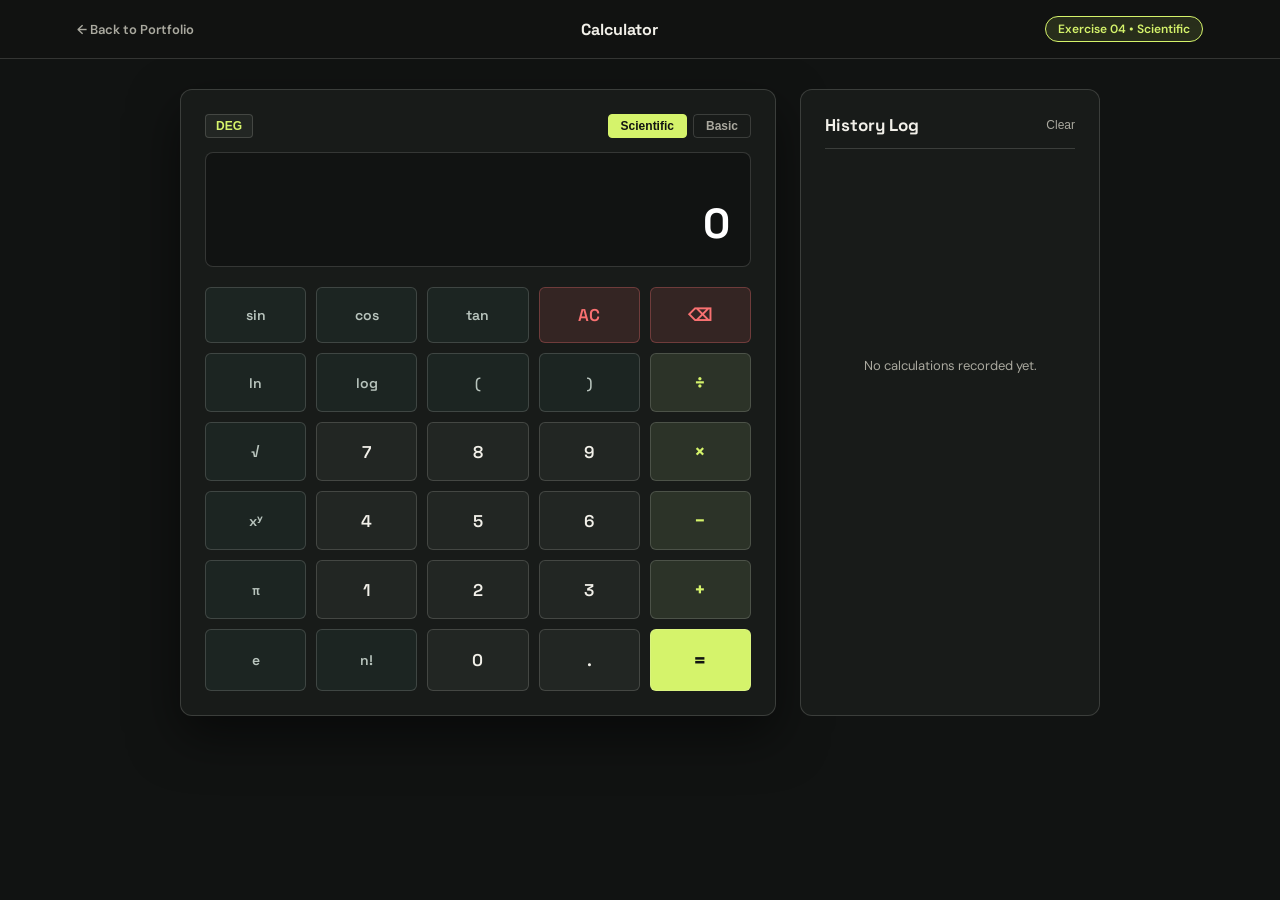
<file: projects/calculator.html>
<!DOCTYPE html>
<html lang="en">
<head>
    <meta charset="UTF-8">
    <meta name="viewport" content="width=device-width, initial-scale=1.0">
    <title>Ex 4: Scientific & Basic Calculator</title>
    <link rel="preconnect" href="https://fonts.googleapis.com">
    <link rel="preconnect" href="https://fonts.gstatic.com" crossorigin>
    <link href="https://fonts.googleapis.com/css2?family=DM+Sans:wght@400;500;600;700&family=Space+Grotesk:wght@500;600;700&display=swap" rel="stylesheet">
    <style>
        :root {
            --ink: #111312;
            --paper: #f2f0e9;
            --muted: #aaa99f;
            --line: rgba(242, 240, 233, 0.16);
            --lime: #d5f36b;
            --calc-bg: #181b19;
            --btn-bg: #222623;
            --btn-hover: #2d332f;
            --btn-op: #2c3328;
            --btn-sci: #1c2522;
        }
        * { margin: 0; padding: 0; box-sizing: border-box; }
        body {
            background: var(--ink);
            color: var(--paper);
            font-family: 'DM Sans', sans-serif;
            min-height: 100vh;
            display: flex;
            flex-direction: column;
        }
        header {
            position: sticky;
            top: 0;
            z-index: 100;
            background: rgba(17, 19, 18, 0.94);
            backdrop-filter: blur(14px);
            border-bottom: 1px solid var(--line);
            padding: 16px 6vw;
            display: flex;
            justify-content: space-between;
            align-items: center;
        }
        .back-link {
            color: var(--muted);
            text-decoration: none;
            font-size: 13px;
            font-weight: 600;
            display: flex;
            align-items: center;
            gap: 6px;
            transition: 0.2s;
        }
        .back-link:hover { color: var(--lime); }
        .page-badge {
            background: rgba(213, 243, 107, 0.12);
            color: var(--lime);
            border: 1px solid var(--lime);
            padding: 4px 12px;
            border-radius: 99px;
            font-size: 12px;
            font-weight: 600;
        }

        /* Calculator Layout */
        .calc-wrapper {
            max-width: 960px;
            margin: 30px auto;
            padding: 0 20px 40px;
            width: 100%;
            display: grid;
            grid-template-columns: 1fr 300px;
            gap: 24px;
            align-items: start;
        }

        .calc-card {
            background: var(--calc-bg);
            border: 1px solid var(--line);
            border-radius: 12px;
            padding: 24px;
            box-shadow: 0 20px 50px rgba(0,0,0,0.5);
        }

        /* Mode & Display */
        .calc-top-bar {
            display: flex;
            justify-content: space-between;
            align-items: center;
            margin-bottom: 14px;
        }
        .angle-toggle {
            background: var(--btn-bg);
            border: 1px solid var(--line);
            border-radius: 4px;
            padding: 4px 10px;
            color: var(--lime);
            font-size: 12px;
            font-weight: 700;
            cursor: pointer;
        }
        .mode-tabs {
            display: flex;
            gap: 6px;
        }
        .mode-btn {
            background: transparent;
            border: 1px solid var(--line);
            color: var(--muted);
            padding: 4px 12px;
            border-radius: 4px;
            font-size: 12px;
            font-weight: 600;
            cursor: pointer;
        }
        .mode-btn.active {
            background: var(--lime);
            color: var(--ink);
            border-color: var(--lime);
        }

        /* Screen Display */
        .calc-screen {
            background: #111312;
            border: 1px solid var(--line);
            border-radius: 8px;
            padding: 16px 20px;
            text-align: right;
            margin-bottom: 20px;
            position: relative;
        }
        .calc-screen:hover .btn-copy { opacity: 1; }
        .btn-copy {
            position: absolute;
            top: 10px;
            left: 10px;
            opacity: 0;
            background: var(--btn-bg);
            color: var(--muted);
            border: 1px solid var(--line);
            font-size: 11px;
            padding: 3px 8px;
            border-radius: 3px;
            cursor: pointer;
            transition: 0.2s;
        }
        .btn-copy:hover { color: var(--lime); border-color: var(--lime); }
        .expression-line {
            color: var(--muted);
            font-size: 15px;
            min-height: 22px;
            word-wrap: break-word;
            font-family: 'Space Grotesk', monospace;
        }
        .result-line {
            font-family: 'Space Grotesk', monospace;
            font-size: clamp(28px, 4vw, 42px);
            font-weight: 700;
            color: #ffffff;
            margin-top: 6px;
            overflow-x: auto;
            white-space: nowrap;
        }

        /* Keypad Grid */
        .keypad-grid {
            display: grid;
            grid-template-columns: repeat(5, 1fr);
            gap: 10px;
        }
        .keypad-grid.basic-mode .sci-btn {
            display: none;
        }
        .keypad-grid.basic-mode {
            grid-template-columns: repeat(4, 1fr);
        }

        .btn-calc {
            background: var(--btn-bg);
            border: 1px solid var(--line);
            border-radius: 6px;
            color: var(--paper);
            font-family: 'Space Grotesk', sans-serif;
            font-size: 17px;
            font-weight: 600;
            padding: 16px 8px;
            cursor: pointer;
            transition: 0.15s;
            display: flex;
            align-items: center;
            justify-content: center;
            user-select: none;
        }
        .btn-calc:hover {
            background: var(--btn-hover);
            border-color: rgba(213,243,107,0.3);
            transform: translateY(-2px);
        }
        .btn-calc:active {
            transform: translateY(1px);
        }
        .btn-calc.sci-btn {
            background: var(--btn-sci);
            color: #b8c4bd;
            font-size: 14px;
        }
        .btn-calc.op-btn {
            background: var(--btn-op);
            color: var(--lime);
            font-size: 19px;
            font-weight: 700;
        }
        .btn-calc.clear-btn {
            background: rgba(248, 113, 113, 0.12);
            color: #f87171;
            border-color: rgba(248, 113, 113, 0.3);
        }
        .btn-calc.equals-btn {
            background: var(--lime);
            color: var(--ink);
            font-size: 22px;
            font-weight: 700;
            grid-column: span 1;
        }
        .btn-calc.equals-btn:hover {
            background: #ffffff;
        }

        /* History Panel */
        .history-card {
            background: var(--calc-bg);
            border: 1px solid var(--line);
            border-radius: 12px;
            padding: 24px;
            display: flex;
            flex-direction: column;
            height: 100%;
        }
        .history-head {
            display: flex;
            justify-content: space-between;
            align-items: center;
            margin-bottom: 16px;
            border-bottom: 1px solid var(--line);
            padding-bottom: 12px;
        }
        .history-head h3 {
            font-family: 'Space Grotesk', sans-serif;
            font-size: 17px;
        }
        .btn-clear-hist {
            background: transparent;
            border: none;
            color: var(--muted);
            font-size: 12px;
            cursor: pointer;
        }
        .btn-clear-hist:hover { color: #f87171; }
        .history-list {
            flex-grow: 1;
            overflow-y: auto;
            max-height: 400px;
            display: flex;
            flex-direction: column;
            gap: 12px;
        }
        .hist-empty {
            color: var(--muted);
            font-size: 13px;
            text-align: center;
            margin: auto;
            padding: 30px 0;
        }
        .hist-item {
            background: rgba(255,255,255,0.02);
            border: 1px solid var(--line);
            padding: 10px 14px;
            border-radius: 4px;
            cursor: pointer;
            text-align: right;
            transition: 0.2s;
        }
        .hist-item:hover {
            border-color: var(--lime);
            background: rgba(213,243,107,0.05);
        }
        .hist-exp { color: var(--muted); font-size: 12px; }
        .hist-ans { color: var(--lime); font-size: 16px; font-weight: 700; font-family: 'Space Grotesk'; }

        @media (max-width: 768px) {
            .calc-wrapper { grid-template-columns: 1fr; }
        }
    </style>
</head>
<body>

    <header>
        <a href="../index.html#projects" class="back-link">
            ← Back to Portfolio
        </a>
        <div style="font-family:'Space Grotesk'; font-weight:700;">Calculator</div>
        <span class="page-badge">Exercise 04 • Scientific</span>
    </header>

    <main class="calc-wrapper">
        <section class="calc-card">
            <div class="calc-top-bar">
                <button class="angle-toggle" id="btn-deg" onclick="toggleAngleMode()">DEG</button>
                <div class="mode-tabs">
                    <button class="mode-btn active" id="tab-sci" onclick="switchMode(true)">Scientific</button>
                    <button class="mode-btn" id="tab-basic" onclick="switchMode(false)">Basic</button>
                </div>
            </div>

            <div class="calc-screen">
                <button class="btn-copy" onclick="copyResult()">Copy</button>
                <div class="expression-line" id="calc-exp"></div>
                <div class="result-line" id="calc-display">0</div>
            </div>

            <div class="keypad-grid" id="keypad">
                <!-- Row 1: Sci Functions -->
                <button class="btn-calc sci-btn" onclick="sciFunc('sin')">sin</button>
                <button class="btn-calc sci-btn" onclick="sciFunc('cos')">cos</button>
                <button class="btn-calc sci-btn" onclick="sciFunc('tan')">tan</button>
                <button class="btn-calc clear-btn" onclick="clearAll()">AC</button>
                <button class="btn-calc clear-btn" onclick="backspace()">⌫</button>

                <!-- Row 2 -->
                <button class="btn-calc sci-btn" onclick="sciFunc('ln')">ln</button>
                <button class="btn-calc sci-btn" onclick="sciFunc('log')">log</button>
                <button class="btn-calc sci-btn" onclick="inputParen('(')">(</button>
                <button class="btn-calc sci-btn" onclick="inputParen(')')">)</button>
                <button class="btn-calc op-btn" onclick="appendOp('/')">÷</button>

                <!-- Row 3 -->
                <button class="btn-calc sci-btn" onclick="sciFunc('sqrt')">√</button>
                <button class="btn-calc" onclick="appendNum('7')">7</button>
                <button class="btn-calc" onclick="appendNum('8')">8</button>
                <button class="btn-calc" onclick="appendNum('9')">9</button>
                <button class="btn-calc op-btn" onclick="appendOp('*')">×</button>

                <!-- Row 4 -->
                <button class="btn-calc sci-btn" onclick="appendOp('^')">xʸ</button>
                <button class="btn-calc" onclick="appendNum('4')">4</button>
                <button class="btn-calc" onclick="appendNum('5')">5</button>
                <button class="btn-calc" onclick="appendNum('6')">6</button>
                <button class="btn-calc op-btn" onclick="appendOp('-')">−</button>

                <!-- Row 5 -->
                <button class="btn-calc sci-btn" onclick="sciFunc('pi')">π</button>
                <button class="btn-calc" onclick="appendNum('1')">1</button>
                <button class="btn-calc" onclick="appendNum('2')">2</button>
                <button class="btn-calc" onclick="appendNum('3')">3</button>
                <button class="btn-calc op-btn" onclick="appendOp('+')">+</button>

                <!-- Row 6 -->
                <button class="btn-calc sci-btn" onclick="sciFunc('e')">e</button>
                <button class="btn-calc sci-btn" onclick="sciFunc('fact')">n!</button>
                <button class="btn-calc" onclick="appendNum('0')">0</button>
                <button class="btn-calc" onclick="appendDot()">.</button>
                <button class="btn-calc equals-btn" onclick="calculate()">=</button>
            </div>
        </section>

        <!-- Calculation History -->
        <aside class="history-card">
            <div class="history-head">
                <h3>History Log</h3>
                <button class="btn-clear-hist" onclick="clearHistory()">Clear</button>
            </div>
            <div class="history-list" id="history-items">
                <div class="hist-empty">No calculations recorded yet.</div>
            </div>
        </aside>
    </main>

    <script>
        let currentInput = "0";
        let expression = "";
        let isDegrees = true;
        let isResultShown = false;
        let history = [];

        const displayEl = document.getElementById('calc-display');
        const expEl = document.getElementById('calc-exp');

        function updateScreen() {
            displayEl.textContent = currentInput;
            expEl.textContent = expression;
        }

        function appendNum(num) {
            if (isResultShown) {
                currentInput = num;
                expression = "";
                isResultShown = false;
            } else {
                if (currentInput === "0") {
                    currentInput = num;
                } else {
                    currentInput += num;
                }
            }
            updateScreen();
        }

        function appendDot() {
            if (isResultShown) {
                currentInput = "0.";
                expression = "";
                isResultShown = false;
            } else if (!currentInput.includes('.')) {
                currentInput += '.';
            }
            updateScreen();
        }

        function appendOp(op) {
            if (isResultShown) {
                expression = currentInput + " " + op + " ";
                isResultShown = false;
            } else {
                expression += currentInput + " " + op + " ";
            }
            currentInput = "0";
            updateScreen();
        }

        function inputParen(p) {
            if (p === '(') {
                expression += '(';
            } else {
                expression += currentInput + ')';
                currentInput = "";
            }
            updateScreen();
        }

        function clearAll() {
            currentInput = "0";
            expression = "";
            isResultShown = false;
            updateScreen();
        }

        function backspace() {
            if (isResultShown) {
                clearAll();
                return;
            }
            if (currentInput.length > 1) {
                currentInput = currentInput.slice(0, -1);
            } else {
                currentInput = "0";
            }
            updateScreen();
        }

        function toggleAngleMode() {
            isDegrees = !isDegrees;
            document.getElementById('btn-deg').textContent = isDegrees ? 'DEG' : 'RAD';
        }

        function switchMode(isSci) {
            document.getElementById('tab-sci').classList.toggle('active', isSci);
            document.getElementById('tab-basic').classList.toggle('active', !isSci);
            document.getElementById('keypad').classList.toggle('basic-mode', !isSci);
        }

        function factorial(n) {
            if (n < 0) return NaN;
            if (n === 0 || n === 1) return 1;
            let result = 1;
            for (let i = 2; i <= n; i++) result *= i;
            return result;
        }

        function sciFunc(func) {
            let val = parseFloat(currentInput);
            let res = 0;

            switch (func) {
                case 'sin':
                    let angleSin = isDegrees ? (val * Math.PI / 180) : val;
                    res = Math.sin(angleSin);
                    expression = `sin(${val})`;
                    break;
                case 'cos':
                    let angleCos = isDegrees ? (val * Math.PI / 180) : val;
                    res = Math.cos(angleCos);
                    expression = `cos(${val})`;
                    break;
                case 'tan':
                    let angleTan = isDegrees ? (val * Math.PI / 180) : val;
                    res = Math.tan(angleTan);
                    expression = `tan(${val})`;
                    break;
                case 'log':
                    res = Math.log10(val);
                    expression = `log(${val})`;
                    break;
                case 'ln':
                    res = Math.log(val);
                    expression = `ln(${val})`;
                    break;
                case 'sqrt':
                    res = Math.sqrt(val);
                    expression = `√(${val})`;
                    break;
                case 'pi':
                    res = Math.PI;
                    break;
                case 'e':
                    res = Math.E;
                    break;
                case 'fact':
                    res = factorial(Math.floor(val));
                    expression = `${val}!`;
                    break;
            }

            // Fix floating point errors
            if (typeof res === 'number' && !isNaN(res)) {
                res = Number(res.toFixed(8)) / 1;
            }

            currentInput = String(res);
            isResultShown = true;
            updateScreen();
            addHistory(expression || func, currentInput);
        }

        function calculate() {
            let fullExp = expression + currentInput;
            if (!fullExp) return;

            // Normalize expression for evaluation
            let evalString = fullExp
                .replace(/×/g, '*')
                .replace(/÷/g, '/')
                .replace(/−/g, '-')
                .replace(/\^/g, '**');

            try {
                // Safely evaluate math expression
                let sanitized = evalString.replace(/[^0-9+\-*/().%\s*]/g, '');
                let result = Function('"use strict"; return (' + sanitized + ')')();

                if (typeof result === 'number') {
                    result = Number(result.toFixed(8)) / 1;
                }

                addHistory(fullExp, result);
                currentInput = String(result);
                expression = fullExp + " =";
                isResultShown = true;
                updateScreen();
            } catch (err) {
                currentInput = "Error";
                isResultShown = true;
                updateScreen();
            }
        }

        function addHistory(exp, ans) {
            history.unshift({ exp, ans });
            if (history.length > 20) history.pop();
            renderHistory();
        }

        function renderHistory() {
            const wrap = document.getElementById('history-items');
            if (history.length === 0) {
                wrap.innerHTML = '<div class="hist-empty">No calculations recorded yet.</div>';
                return;
            }
            wrap.innerHTML = history.map(item => `
                <div class="hist-item" onclick="reuseHistory('${item.ans}')">
                    <div class="hist-exp">${item.exp} =</div>
                    <div class="hist-ans">${item.ans}</div>
                </div>
            `).join('');
        }

        function reuseHistory(val) {
            currentInput = val;
            isResultShown = true;
            updateScreen();
        }

        function clearHistory() {
            history = [];
            renderHistory();
        }

        function copyResult() {
            navigator.clipboard.writeText(currentInput).then(() => {
                alert(`Copied "${currentInput}" to clipboard!`);
            });
        }

        // Keyboard support
        window.addEventListener('keydown', (e) => {
            if (e.key >= '0' && e.key <= '9') appendNum(e.key);
            else if (e.key === '.') appendDot();
            else if (e.key === '+') appendOp('+');
            else if (e.key === '-') appendOp('-');
            else if (e.key === '*') appendOp('*');
            else if (e.key === '/') { e.preventDefault(); appendOp('/'); }
            else if (e.key === 'Enter' || e.key === '=') calculate();
            else if (e.key === 'Backspace') backspace();
            else if (e.key === 'Escape') clearAll();
        });
    </script>
</body>
</html>
</file>
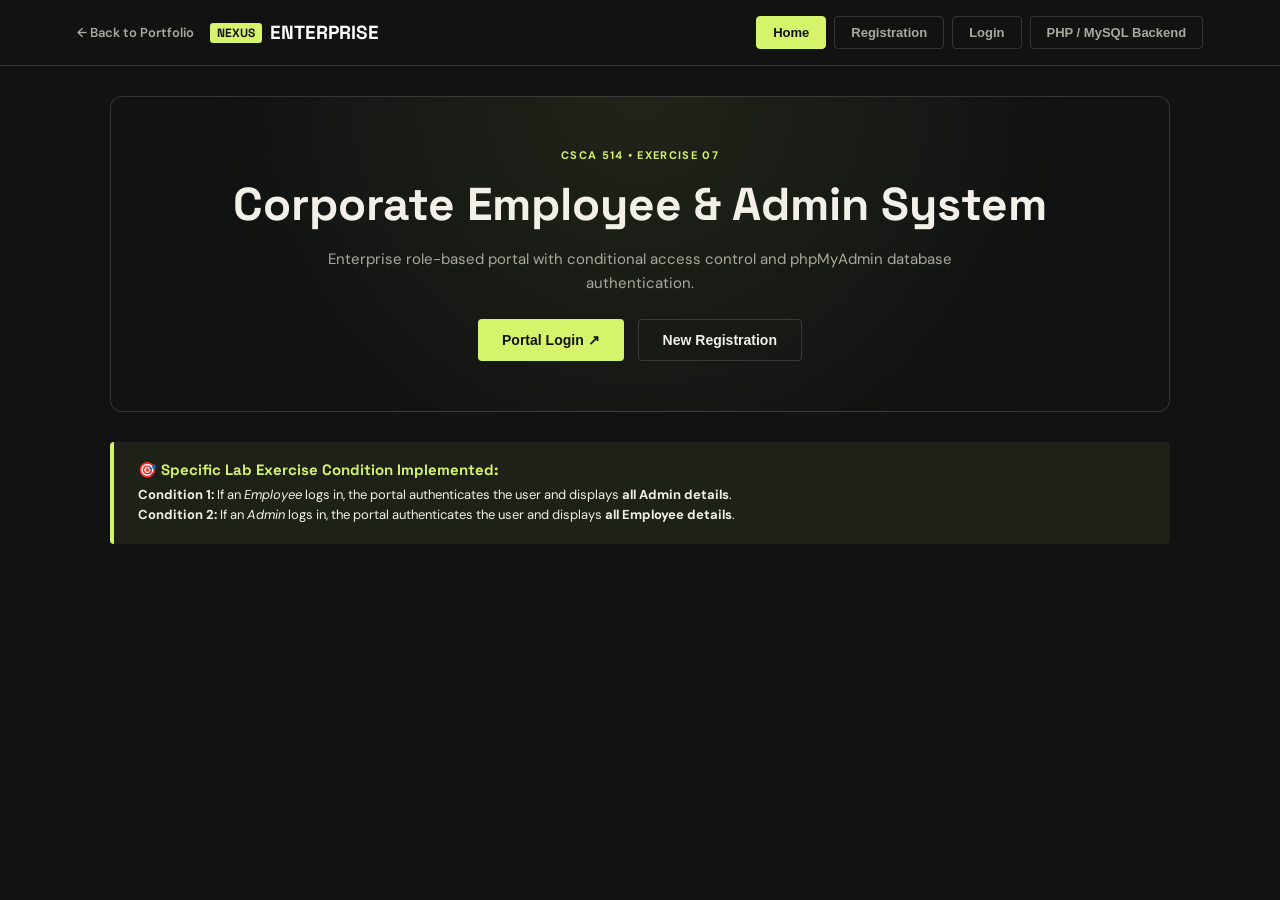
<file: projects/company.html>
<!DOCTYPE html>
<html lang="en">
<head>
    <meta charset="UTF-8">
    <meta name="viewport" content="width=device-width, initial-scale=1.0">
    <title>Ex 7: Company Portal • Employee & Admin RBAC</title>
    <link rel="preconnect" href="https://fonts.googleapis.com">
    <link rel="preconnect" href="https://fonts.gstatic.com" crossorigin>
    <link href="https://fonts.googleapis.com/css2?family=DM+Sans:wght@400;500;600;700&family=Space+Grotesk:wght@500;600;700&display=swap" rel="stylesheet">
    <style>
        :root {
            --ink: #111312;
            --paper: #f2f0e9;
            --muted: #aaa99f;
            --line: rgba(242, 240, 233, 0.16);
            --lime: #d5f36b;
            --card-bg: #181b19;
            --surface: #222623;
        }
        * { margin: 0; padding: 0; box-sizing: border-box; }
        body {
            background: var(--ink);
            color: var(--paper);
            font-family: 'DM Sans', sans-serif;
            min-height: 100vh;
            display: flex;
            flex-direction: column;
        }
        header {
            position: sticky;
            top: 0;
            z-index: 100;
            background: rgba(17, 19, 18, 0.94);
            backdrop-filter: blur(14px);
            border-bottom: 1px solid var(--line);
            padding: 16px 6vw;
            display: flex;
            justify-content: space-between;
            align-items: center;
            flex-wrap: wrap;
            gap: 16px;
        }
        .header-left {
            display: flex;
            align-items: center;
            gap: 16px;
        }
        .back-link {
            color: var(--muted);
            text-decoration: none;
            font-size: 13px;
            font-weight: 600;
            display: flex;
            align-items: center;
            gap: 6px;
            transition: 0.2s;
        }
        .back-link:hover { color: var(--lime); }
        .company-logo {
            font-family: 'Space Grotesk', sans-serif;
            font-size: 19px;
            font-weight: 700;
            color: #fff;
            display: flex;
            align-items: center;
            gap: 8px;
        }
        .company-logo span {
            background: var(--lime);
            color: var(--ink);
            padding: 2px 7px;
            border-radius: 3px;
            font-size: 12px;
        }
        .nav-links {
            display: flex;
            gap: 8px;
        }
        .nav-btn {
            background: transparent;
            border: 1px solid var(--line);
            color: var(--muted);
            padding: 8px 16px;
            border-radius: 4px;
            font-size: 13px;
            font-weight: 600;
            cursor: pointer;
            transition: 0.2s;
        }
        .nav-btn.active, .nav-btn:hover {
            background: var(--lime);
            color: var(--ink);
            border-color: var(--lime);
        }

        .container {
            max-width: 1100px;
            margin: 30px auto;
            padding: 0 20px;
            width: 100%;
            flex-grow: 1;
        }

        /* View Panels */
        .view-panel {
            display: none;
            animation: fadeIn 0.3s ease;
        }
        .view-panel.active { display: block; }
        @keyframes fadeIn {
            from { opacity: 0; transform: translateY(6px); }
            to { opacity: 1; transform: translateY(0); }
        }

        /* Home View */
        .hero-banner {
            background: radial-gradient(circle at 50% 0%, rgba(213,243,107,0.08) 0%, transparent 70%);
            border: 1px solid var(--line);
            border-radius: 12px;
            padding: 50px 30px;
            text-align: center;
            margin-bottom: 30px;
        }
        .hero-banner .badge {
            color: var(--lime);
            font-size: 11px;
            font-weight: 700;
            letter-spacing: 0.12em;
            text-transform: uppercase;
            margin-bottom: 10px;
        }
        .hero-banner h1 {
            font-family: 'Space Grotesk', sans-serif;
            font-size: clamp(30px, 4.5vw, 46px);
            margin-bottom: 14px;
        }
        .hero-banner p {
            color: var(--muted);
            font-size: 15px;
            max-width: 650px;
            margin: 0 auto 24px;
            line-height: 1.6;
        }
        .hero-actions {
            display: flex;
            justify-content: center;
            gap: 14px;
        }
        .btn-action-hero {
            background: var(--lime);
            color: var(--ink);
            border: none;
            padding: 12px 24px;
            font-weight: 700;
            font-size: 14px;
            border-radius: 4px;
            cursor: pointer;
        }
        .btn-action-hero:hover { background: #fff; }

        .condition-alert {
            background: rgba(213,243,107,0.06);
            border-left: 4px solid var(--lime);
            padding: 18px 24px;
            border-radius: 4px;
            margin-bottom: 30px;
        }
        .condition-alert h4 {
            color: var(--lime);
            font-family: 'Space Grotesk', sans-serif;
            font-size: 15px;
            margin-bottom: 6px;
        }
        .condition-alert p {
            color: var(--paper);
            font-size: 13px;
            line-height: 1.6;
        }

        /* Forms */
        .form-card {
            max-width: 520px;
            margin: 20px auto;
            background: var(--card-bg);
            border: 1px solid var(--line);
            border-radius: 8px;
            padding: 36px;
        }
        .form-card h2 {
            font-family: 'Space Grotesk', sans-serif;
            font-size: 26px;
            margin-bottom: 6px;
            text-align: center;
        }
        .form-card .sub {
            color: var(--muted);
            font-size: 14px;
            text-align: center;
            margin-bottom: 24px;
        }
        .form-group {
            margin-bottom: 16px;
        }
        .form-group label {
            display: block;
            font-size: 12px;
            font-weight: 600;
            color: var(--muted);
            margin-bottom: 6px;
            text-transform: uppercase;
        }
        .form-control {
            width: 100%;
            background: #111312;
            border: 1px solid var(--line);
            padding: 12px 14px;
            border-radius: 4px;
            color: var(--paper);
            font-family: inherit;
            font-size: 14px;
        }
        .form-control:focus { outline: none; border-color: var(--lime); }
        .btn-form-submit {
            width: 100%;
            background: var(--lime);
            color: var(--ink);
            border: none;
            padding: 14px;
            border-radius: 4px;
            font-weight: 700;
            font-size: 15px;
            cursor: pointer;
            margin-top: 10px;
            transition: 0.2s;
        }
        .btn-form-submit:hover { background: #fff; }

        /* Quick Demo Login */
        .demo-box {
            margin-top: 24px;
            padding-top: 18px;
            border-top: 1px solid var(--line);
            text-align: center;
        }
        .demo-box p { font-size: 12px; color: var(--muted); margin-bottom: 10px; }
        .demo-buttons { display: flex; gap: 10px; justify-content: center; }
        .btn-demo {
            background: rgba(255,255,255,0.03);
            border: 1px solid var(--line);
            color: var(--paper);
            padding: 8px 14px;
            border-radius: 4px;
            font-size: 12px;
            font-weight: 600;
            cursor: pointer;
            transition: 0.2s;
        }
        .btn-demo:hover { border-color: var(--lime); color: var(--lime); }

        /* Dashboard Views */
        .dashboard-wrap {
            background: var(--card-bg);
            border: 1px solid var(--line);
            border-radius: 8px;
            padding: 32px;
        }
        .dash-top-bar {
            display: flex;
            justify-content: space-between;
            align-items: center;
            border-bottom: 1px solid var(--line);
            padding-bottom: 18px;
            margin-bottom: 24px;
            flex-wrap: wrap;
            gap: 12px;
        }
        .user-tag {
            background: rgba(213,243,107,0.15);
            color: var(--lime);
            border: 1px solid var(--lime);
            padding: 4px 10px;
            border-radius: 99px;
            font-size: 12px;
            font-weight: 700;
        }
        .btn-logout {
            background: transparent;
            border: 1px solid var(--line);
            color: #f87171;
            padding: 6px 14px;
            border-radius: 4px;
            font-size: 13px;
            font-weight: 600;
            cursor: pointer;
        }

        /* Directory Cards & Table */
        .directory-grid {
            display: grid;
            grid-template-columns: repeat(auto-fit, minmax(280px, 1fr));
            gap: 16px;
        }
        .dir-card {
            background: #111312;
            border: 1px solid var(--line);
            border-radius: 6px;
            padding: 20px;
            transition: 0.2s;
        }
        .dir-card:hover { border-color: var(--lime); transform: translateY(-3px); }
        .dir-card h4 { font-family: 'Space Grotesk'; font-size: 17px; margin-bottom: 4px; color: #fff; }
        .dir-card .role { color: var(--lime); font-size: 13px; font-weight: 600; margin-bottom: 10px; }
        .dir-card p { color: var(--muted); font-size: 13px; margin-bottom: 4px; }

        table {
            width: 100%;
            border-collapse: collapse;
            font-size: 13px;
        }
        th {
            text-align: left;
            padding: 12px;
            background: var(--surface);
            color: var(--muted);
            font-size: 11px;
            text-transform: uppercase;
            border-bottom: 1px solid var(--line);
        }
        td {
            padding: 12px;
            border-bottom: 1px solid var(--line);
        }
        tr:hover td { background: rgba(255,255,255,0.02); }

        /* Code block */
        .code-box {
            background: #111312;
            border: 1px solid var(--line);
            border-radius: 6px;
            padding: 18px;
            margin-bottom: 24px;
        }
        pre {
            color: #d1d5db;
            font-family: monospace;
            font-size: 13px;
            line-height: 1.5;
            overflow-x: auto;
            white-space: pre-wrap;
        }

        @media (max-width: 600px) {
            header { flex-direction: column; align-items: flex-start; }
            .nav-links { flex-wrap: wrap; }
        }
    </style>
</head>
<body>

    <header>
        <div class="header-left">
            <a href="../index.html#projects" class="back-link">
                ← Back to Portfolio
            </a>
            <div class="company-logo">
                <span>NEXUS</span> ENTERPRISE
            </div>
        </div>
        <nav class="nav-links">
            <button class="nav-btn active" onclick="switchView('home', this)">Home</button>
            <button class="nav-btn" onclick="switchView('register', this)">Registration</button>
            <button class="nav-btn" onclick="switchView('login', this)" id="nav-btn-login">Login</button>
            <button class="nav-btn" onclick="switchView('code', this)">PHP / MySQL Backend</button>
        </nav>
    </header>

    <main class="container">
        <!-- 1. HOME VIEW -->
        <section class="view-panel active" id="view-home">
            <div class="hero-banner">
                <p class="badge">CSCA 514 • Exercise 07</p>
                <h1>Corporate Employee &amp; Admin System</h1>
                <p>Enterprise role-based portal with conditional access control and phpMyAdmin database authentication.</p>
                <div class="hero-actions">
                    <button class="btn-action-hero" onclick="switchView('login', document.getElementById('nav-btn-login'))">Portal Login ↗</button>
                    <button class="btn-action-hero" style="background:transparent; border:1px solid var(--line); color:var(--paper);" onclick="switchView('register', document.querySelectorAll('.nav-btn')[1])">New Registration</button>
                </div>
            </div>

            <div class="condition-alert">
                <h4>🎯 Specific Lab Exercise Condition Implemented:</h4>
                <p>
                    <strong>Condition 1:</strong> If an <em>Employee</em> logs in, the portal authenticates the user and displays <strong>all Admin details</strong>.<br>
                    <strong>Condition 2:</strong> If an <em>Admin</em> logs in, the portal authenticates the user and displays <strong>all Employee details</strong>.
                </p>
            </div>
        </section>

        <!-- 2. REGISTRATION VIEW -->
        <section class="view-panel" id="view-register">
            <div class="form-card">
                <h2>User Registration</h2>
                <p class="sub">Register as Employee or System Admin</p>
                <form id="reg-form" onsubmit="handleRegistration(event)">
                    <div class="form-group">
                        <label for="reg-role">Select System Role</label>
                        <select id="reg-role" class="form-control" required>
                            <option value="Employee">Employee</option>
                            <option value="Admin">Administrator</option>
                        </select>
                    </div>

                    <div class="form-group">
                        <label for="reg-username">Username / ID</label>
                        <input type="text" id="reg-username" class="form-control" required placeholder="e.g. raushan_emp">
                    </div>

                    <div class="form-group">
                        <label for="reg-fullname">Full Name</label>
                        <input type="text" id="reg-fullname" class="form-control" required placeholder="Raushan Kumar">
                    </div>

                    <div class="form-group">
                        <label for="reg-email">Email Address</label>
                        <input type="email" id="reg-email" class="form-control" required placeholder="raushan@nexuscorp.com">
                    </div>

                    <div class="form-group">
                        <label for="reg-pass">Create Password</label>
                        <input type="password" id="reg-pass" class="form-control" required placeholder="••••••••">
                    </div>

                    <button type="submit" class="btn-form-submit">Complete Registration</button>
                </form>
            </div>
        </section>

        <!-- 3. LOGIN VIEW -->
        <section class="view-panel" id="view-login">
            <div class="form-card" id="login-card">
                <h2>Enterprise Login</h2>
                <p class="sub">Sign in to authenticate your role</p>
                <form id="login-form" onsubmit="handleLogin(event)">
                    <div class="form-group">
                        <label for="login-username">Username</label>
                        <input type="text" id="login-username" class="form-control" required placeholder="Username">
                    </div>

                    <div class="form-group">
                        <label for="login-pass">Password</label>
                        <input type="password" id="login-pass" class="form-control" required placeholder="••••••••">
                    </div>

                    <button type="submit" class="btn-form-submit">Authenticate Account</button>
                </form>

                <div class="demo-box">
                    <p>⚡ Quick Demo Test Accounts (Click to test conditions):</p>
                    <div class="demo-buttons">
                        <button class="btn-demo" onclick="demoLogin('employee')">👤 Login as Employee</button>
                        <button class="btn-demo" onclick="demoLogin('admin')">🔑 Login as Admin</button>
                    </div>
                </div>
            </div>

            <!-- Authenticated Dashboard -->
            <div id="auth-dashboard" style="display:none;" class="dashboard-wrap">
                <div class="dash-top-bar">
                    <div>
                        <h2 style="font-family:'Space Grotesk'; font-size:24px;">Welcome, <span id="auth-user-name">User</span>!</h2>
                        <div style="margin-top: 4px;">
                            Role: <span class="user-tag" id="auth-user-role">Employee</span>
                        </div>
                    </div>
                    <button class="btn-logout" onclick="logout()">Logout</button>
                </div>

                <!-- Displayed when Employee logs in: All Admin details -->
                <div id="admin-details-view" style="display:none;">
                    <div style="margin-bottom: 20px;">
                        <h3 style="font-family:'Space Grotesk'; font-size:20px; color:var(--lime);">
                            ✦ Executive Administration Directory (Admin Details)
                        </h3>
                        <p style="color:var(--muted); font-size:13px;">
                            Logged in as Employee: Authenticated to view all corporate Admin &amp; Leadership details.
                        </p>
                    </div>
                    <div class="directory-grid" id="admins-list">
                        <!-- Populated by JS -->
                    </div>
                </div>

                <!-- Displayed when Admin logs in: All Employee details -->
                <div id="employee-details-view" style="display:none;">
                    <div style="margin-bottom: 20px;">
                        <h3 style="font-family:'Space Grotesk'; font-size:20px; color:var(--lime);">
                            ✦ Workforce &amp; Staff Directory (All Employee Details)
                        </h3>
                        <p style="color:var(--muted); font-size:13px;">
                            Logged in as Admin: Authenticated to inspect and manage all Employee records.
                        </p>
                    </div>
                    <div style="overflow-x:auto;">
                        <table>
                            <thead>
                                <tr>
                                    <th>Emp ID</th>
                                    <th>Name</th>
                                    <th>Department</th>
                                    <th>Designation</th>
                                    <th>Salary</th>
                                    <th>Status</th>
                                </tr>
                            </thead>
                            <tbody id="employees-tbody">
                                <!-- Populated by JS -->
                            </tbody>
                        </table>
                    </div>
                </div>
            </div>
        </section>

        <!-- 4. PHP / MYSQL BACKEND CODE -->
        <section class="view-panel" id="view-code">
            <h2 style="font-family:'Space Grotesk'; font-size:26px; margin-bottom: 8px;">PHP &amp; MySQL Conditional Authentication Scripts</h2>
            <p style="color:var(--muted); font-size:14px; margin-bottom: 24px;">
                Complete backend code demonstrating role-based redirect and SQL fetching logic for CSCA 514 lab records.
            </p>

            <div class="code-box">
                <h4 style="color:var(--lime); margin-bottom:10px;">1. MySQL Database Schema (`company_rbac.sql`)</h4>
                <pre>CREATE DATABASE IF NOT EXISTS company_rbac;
USE company_rbac;

-- Users table storing credentials and roles
CREATE TABLE IF NOT EXISTS users (
    id INT AUTO_INCREMENT PRIMARY KEY,
    username VARCHAR(50) UNIQUE NOT NULL,
    full_name VARCHAR(100) NOT NULL,
    email VARCHAR(100) NOT NULL,
    password_hash VARCHAR(255) NOT NULL,
    role ENUM('employee', 'admin') NOT NULL,
    created_at TIMESTAMP DEFAULT CURRENT_TIMESTAMP
);

-- Admin details table (viewed by authenticated employees)
CREATE TABLE IF NOT EXISTS admin_details (
    admin_id VARCHAR(20) PRIMARY KEY,
    name VARCHAR(100) NOT NULL,
    designation VARCHAR(100) NOT NULL,
    email VARCHAR(100) NOT NULL,
    contact_no VARCHAR(20) NOT NULL,
    office_room VARCHAR(50) NOT NULL
);

-- Employee details table (viewed by authenticated admins)
CREATE TABLE IF NOT EXISTS employee_details (
    emp_id VARCHAR(20) PRIMARY KEY,
    name VARCHAR(100) NOT NULL,
    department VARCHAR(50) NOT NULL,
    role VARCHAR(50) NOT NULL,
    salary DECIMAL(10,2) NOT NULL,
    status VARCHAR(20) NOT NULL
);</pre>
            </div>

            <div class="code-box">
                <h4 style="color:var(--lime); margin-bottom:10px;">2. PHP Authentication &amp; Conditional Query (`authenticate.php`)</h4>
                <pre>&lt;?php
session_start();
require_once 'db.php';

if ($_SERVER["REQUEST_METHOD"] == "POST") {
    $username = trim($_POST['username']);
    $password = $_POST['password'];

    $stmt = $conn->prepare("SELECT id, username, full_name, password_hash, role FROM users WHERE username = ?");
    $stmt->bind_param("s", $username);
    $stmt->execute();
    $result = $stmt->get_result();

    if ($user = $result->fetch_assoc()) {
        if (password_verify($password, $user['password_hash'])) {
            $_SESSION['user_id'] = $user['id'];
            $_SESSION['username'] = $user['username'];
            $_SESSION['full_name'] = $user['full_name'];
            $_SESSION['role'] = $user['role'];

            // Conditional Routing based on lab criteria:
            if ($user['role'] === 'employee') {
                // If employee login, fetch and view all admin details
                header("Location: view_admins.php");
                exit;
            } else if ($user['role'] === 'admin') {
                // If admin login, fetch and view all employee details
                header("Location: view_employees.php");
                exit;
            }
        }
    }
    echo "&lt;script&gt;alert('Invalid credentials!'); window.location.href='login.php';&lt;/script&gt;";
}
?&gt;</pre>
            </div>
        </section>
    </main>

    <script>
        // Database simulation data
        const adminDirectory = [
            { id: "ADM-001", name: "Dr. Rajesh Gupta", role: "Chief Executive Officer (CEO)", email: "rajesh.ceo@nexuscorp.com", phone: "+91 98765 43210", room: "Executive Suite 401" },
            { id: "ADM-002", name: "Meenakshi Sundaram", role: "Head of Operations & HR", email: "meenakshi.hr@nexuscorp.com", phone: "+91 98765 43211", room: "Admin Wing 204" },
            { id: "ADM-003", name: "Vikram Malhotra", role: "Chief Technology Officer (CTO)", email: "vikram.cto@nexuscorp.com", phone: "+91 98765 43212", room: "Tech Tower 502" }
        ];

        const employeeDirectory = [
            { id: "EMP-101", name: "Raushan Kumar", dept: "Frontend Engineering", role: "Lead UI Developer", salary: "₹85,000", status: "Active" },
            { id: "EMP-102", name: "Pooja Hegde", dept: "Quality Assurance", role: "Automation QA Engineer", salary: "₹65,000", status: "Active" },
            { id: "EMP-103", name: "Arjun Reddy", dept: "DevOps", role: "Cloud Systems Engineer", salary: "₹78,000", status: "Active" },
            { id: "EMP-104", name: "Neha Verma", dept: "UI/UX Design", role: "Product Designer", salary: "₹60,000", status: "On Leave" }
        ];

        let companyUsers = JSON.parse(localStorage.getItem('company_users') || 'null');
        if (!companyUsers) {
            companyUsers = [
                { username: "employee_demo", name: "Raushan Kumar (Employee)", role: "Employee", pass: "emp123" },
                { username: "admin_demo", name: "Super Administrator", role: "Admin", pass: "admin123" }
            ];
            localStorage.setItem('company_users', JSON.stringify(companyUsers));
        }

        function switchView(viewName, btn) {
            document.querySelectorAll('.view-panel').forEach(v => v.classList.remove('active'));
            document.querySelectorAll('.nav-btn').forEach(b => b.classList.remove('active'));

            const panel = document.getElementById(`view-${viewName}`);
            if (panel) panel.classList.add('active');
            if (btn) btn.classList.add('active');
        }

        function handleRegistration(e) {
            e.preventDefault();
            const role = document.getElementById('reg-role').value;
            const username = document.getElementById('reg-username').value.trim();
            const name = document.getElementById('reg-fullname').value.trim();
            const email = document.getElementById('reg-email').value.trim();
            const pass = document.getElementById('reg-pass').value;

            if (companyUsers.some(u => u.username.toLowerCase() === username.toLowerCase())) {
                alert(`Username "${username}" is already taken!`);
                return;
            }

            companyUsers.push({ username, name, role, pass, email });
            localStorage.setItem('company_users', JSON.stringify(companyUsers));

            alert(`✅ Registered successfully as ${role}!\nPlease login with username: ${username}`);
            document.getElementById('reg-form').reset();
            switchView('login', document.getElementById('nav-btn-login'));
            document.getElementById('login-username').value = username;
        }

        function demoLogin(type) {
            if (type === 'employee') {
                document.getElementById('login-username').value = "employee_demo";
                document.getElementById('login-pass').value = "emp123";
            } else {
                document.getElementById('login-username').value = "admin_demo";
                document.getElementById('login-pass').value = "admin123";
            }
            document.getElementById('login-form').dispatchEvent(new Event('submit'));
        }

        function handleLogin(e) {
            e.preventDefault();
            const uName = document.getElementById('login-username').value.trim();
            const pass = document.getElementById('login-pass').value;

            const user = companyUsers.find(u => u.username.toLowerCase() === uName.toLowerCase() && u.pass === pass);
            if (!user) {
                alert("❌ Invalid credentials! Try using the Demo Login buttons below.");
                return;
            }

            // Render Dashboard with condition
            document.getElementById('login-card').style.display = 'none';
            document.getElementById('auth-dashboard').style.display = 'block';

            document.getElementById('auth-user-name').textContent = user.name;
            document.getElementById('auth-user-role').textContent = user.role.toUpperCase();

            const adminView = document.getElementById('admin-details-view');
            const empView = document.getElementById('employee-details-view');

            if (user.role.toLowerCase() === 'employee') {
                // CONDITION 1: If employee login -> view all admin details
                adminView.style.display = 'block';
                empView.style.display = 'none';

                const listWrap = document.getElementById('admins-list');
                listWrap.innerHTML = adminDirectory.map(a => `
                    <div class="dir-card">
                        <h4>${a.name}</h4>
                        <div class="role">${a.role}</div>
                        <p><strong>Admin ID:</strong> ${a.id}</p>
                        <p><strong>Email:</strong> ${a.email}</p>
                        <p><strong>Phone:</strong> ${a.phone}</p>
                        <p><strong>Office:</strong> ${a.room}</p>
                    </div>
                `).join('');
            } else {
                // CONDITION 2: If admin login -> view all employee details
                adminView.style.display = 'none';
                empView.style.display = 'block';

                const tbody = document.getElementById('employees-tbody');
                tbody.innerHTML = employeeDirectory.map(e => `
                    <tr>
                        <td><strong style="color:var(--lime);">${e.id}</strong></td>
                        <td><strong>${e.name}</strong></td>
                        <td>${e.dept}</td>
                        <td>${e.role}</td>
                        <td>${e.salary}</td>
                        <td><span style="color:var(--lime); font-weight:600;">${e.status}</span></td>
                    </tr>
                `).join('');
            }
        }

        function logout() {
            document.getElementById('auth-dashboard').style.display = 'none';
            document.getElementById('login-card').style.display = 'block';
            document.getElementById('login-form').reset();
        }
    </script>
</body>
</html>
</file>
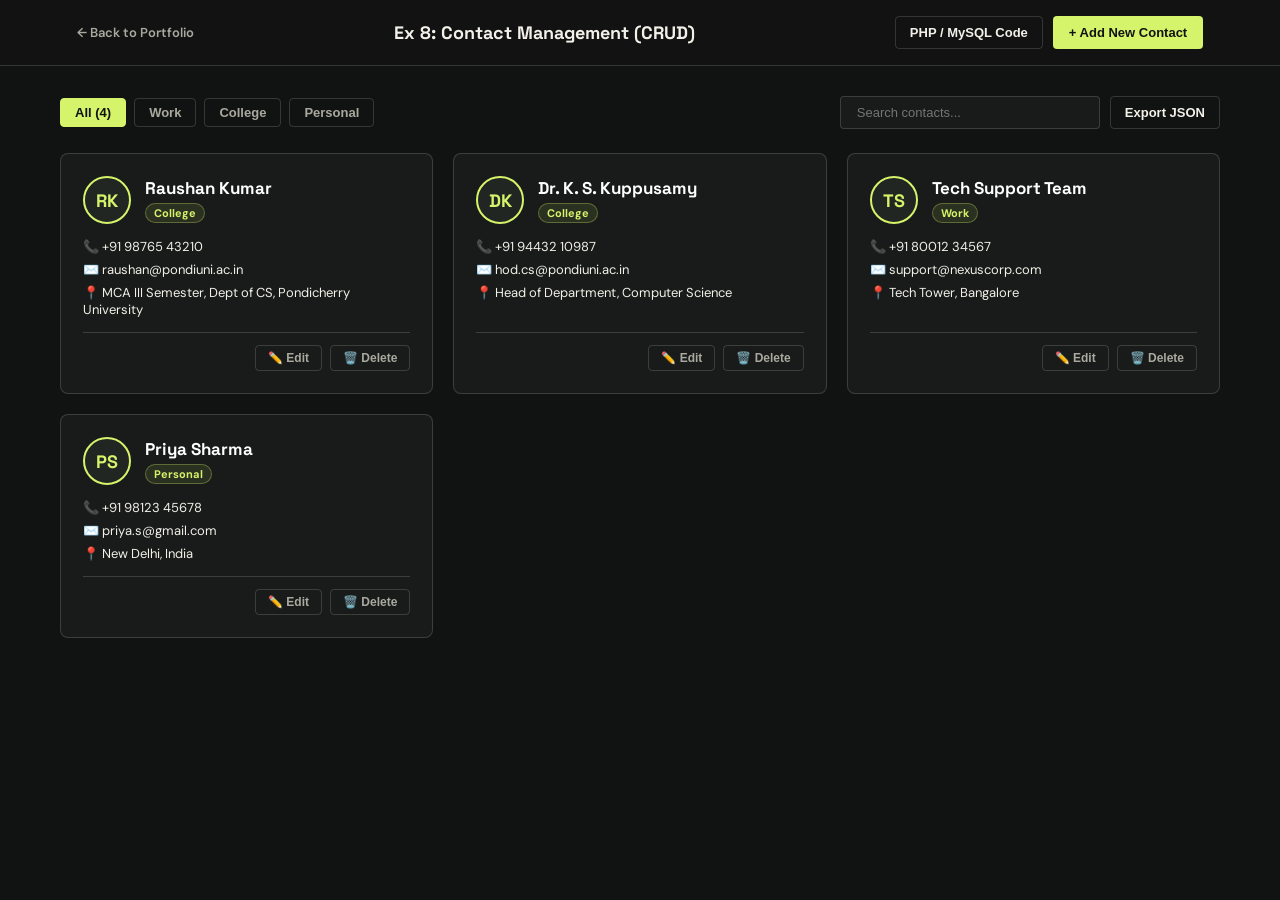
<file: projects/contact-manager.html>
<!DOCTYPE html>
<html lang="en">
<head>
    <meta charset="UTF-8">
    <meta name="viewport" content="width=device-width, initial-scale=1.0">
    <title>Ex 8: Contact Management System (CRUD)</title>
    <link rel="preconnect" href="https://fonts.googleapis.com">
    <link rel="preconnect" href="https://fonts.gstatic.com" crossorigin>
    <link href="https://fonts.googleapis.com/css2?family=DM+Sans:wght@400;500;600;700&family=Space+Grotesk:wght@500;600;700&display=swap" rel="stylesheet">
    <style>
        :root {
            --ink: #111312;
            --paper: #f2f0e9;
            --muted: #aaa99f;
            --line: rgba(242, 240, 233, 0.16);
            --lime: #d5f36b;
            --card-bg: #181b19;
            --surface: #222623;
        }
        * { margin: 0; padding: 0; box-sizing: border-box; }
        body {
            background: var(--ink);
            color: var(--paper);
            font-family: 'DM Sans', sans-serif;
            min-height: 100vh;
            display: flex;
            flex-direction: column;
        }
        header {
            position: sticky;
            top: 0;
            z-index: 100;
            background: rgba(17, 19, 18, 0.94);
            backdrop-filter: blur(14px);
            border-bottom: 1px solid var(--line);
            padding: 16px 6vw;
            display: flex;
            justify-content: space-between;
            align-items: center;
            gap: 16px;
        }
        .back-link {
            color: var(--muted);
            text-decoration: none;
            font-size: 13px;
            font-weight: 600;
            display: flex;
            align-items: center;
            gap: 6px;
            transition: 0.2s;
        }
        .back-link:hover { color: var(--lime); }
        .app-title {
            font-family: 'Space Grotesk', sans-serif;
            font-size: 18px;
            font-weight: 700;
        }
        .header-actions {
            display: flex;
            gap: 10px;
        }
        .btn-top {
            background: var(--lime);
            color: var(--ink);
            border: none;
            padding: 8px 16px;
            border-radius: 4px;
            font-size: 13px;
            font-weight: 700;
            cursor: pointer;
            transition: 0.2s;
        }
        .btn-top:hover { background: #fff; }
        .btn-secondary {
            background: transparent;
            border: 1px solid var(--line);
            color: var(--paper);
            padding: 8px 14px;
            border-radius: 4px;
            font-size: 13px;
            font-weight: 600;
            cursor: pointer;
        }
        .btn-secondary:hover { border-color: var(--lime); color: var(--lime); }

        .container {
            max-width: 1200px;
            margin: 30px auto;
            padding: 0 20px;
            width: 100%;
            flex-grow: 1;
        }

        /* Controls Bar */
        .controls-row {
            display: flex;
            justify-content: space-between;
            align-items: center;
            flex-wrap: wrap;
            gap: 16px;
            margin-bottom: 24px;
        }
        .category-filters {
            display: flex;
            gap: 8px;
            flex-wrap: wrap;
        }
        .filter-btn {
            background: transparent;
            border: 1px solid var(--line);
            color: var(--muted);
            padding: 6px 14px;
            border-radius: 4px;
            font-size: 13px;
            font-weight: 600;
            cursor: pointer;
        }
        .filter-btn.active, .filter-btn:hover {
            background: var(--lime);
            color: var(--ink);
            border-color: var(--lime);
        }
        .search-bar {
            background: var(--card-bg);
            border: 1px solid var(--line);
            padding: 8px 16px;
            border-radius: 4px;
            color: var(--paper);
            font-size: 13px;
            width: 260px;
        }
        .search-bar:focus { outline: none; border-color: var(--lime); }

        /* Contacts Grid */
        .contacts-grid {
            display: grid;
            grid-template-columns: repeat(auto-fill, minmax(320px, 1fr));
            gap: 20px;
            margin-bottom: 40px;
        }
        .contact-card {
            background: var(--card-bg);
            border: 1px solid var(--line);
            border-radius: 8px;
            padding: 22px;
            display: flex;
            flex-direction: column;
            gap: 14px;
            transition: 0.2s;
            position: relative;
        }
        .contact-card:hover {
            border-color: var(--lime);
            transform: translateY(-4px);
            box-shadow: 0 10px 30px rgba(0,0,0,0.4);
        }
        .contact-head {
            display: flex;
            align-items: center;
            gap: 14px;
        }
        .avatar-circle {
            width: 48px;
            height: 48px;
            border-radius: 50%;
            background: var(--surface);
            border: 2px solid var(--lime);
            display: grid;
            place-items: center;
            font-family: 'Space Grotesk', sans-serif;
            font-size: 18px;
            font-weight: 700;
            color: var(--lime);
            flex-shrink: 0;
        }
        .contact-title-group h3 {
            font-family: 'Space Grotesk', sans-serif;
            font-size: 17px;
            margin-bottom: 2px;
            color: #fff;
        }
        .contact-category-badge {
            display: inline-block;
            font-size: 11px;
            font-weight: 700;
            padding: 2px 8px;
            border-radius: 99px;
            background: rgba(213,243,107,0.1);
            color: var(--lime);
            border: 1px solid rgba(213,243,107,0.3);
        }
        .contact-details {
            font-size: 13px;
            color: var(--muted);
            display: flex;
            flex-direction: column;
            gap: 6px;
        }
        .contact-details span { color: var(--paper); }
        .contact-card-actions {
            display: flex;
            justify-content: flex-end;
            gap: 8px;
            margin-top: auto;
            border-top: 1px solid var(--line);
            padding-top: 12px;
        }
        .btn-card-act {
            background: transparent;
            border: 1px solid var(--line);
            color: var(--muted);
            padding: 5px 12px;
            border-radius: 4px;
            font-size: 12px;
            font-weight: 600;
            cursor: pointer;
            transition: 0.2s;
        }
        .btn-card-act:hover { border-color: var(--lime); color: var(--lime); }
        .btn-card-act.delete:hover { border-color: #f87171; color: #f87171; }

        /* Modal Overlay */
        .modal {
            position: fixed;
            inset: 0;
            background: rgba(0,0,0,0.8);
            backdrop-filter: blur(4px);
            z-index: 200;
            display: none;
            align-items: center;
            justify-content: center;
            padding: 20px;
        }
        .modal.open { display: flex; }
        .modal-content {
            background: var(--card-bg);
            border: 1px solid var(--lime);
            border-radius: 8px;
            max-width: 480px;
            width: 100%;
            padding: 28px;
        }
        .modal-content h3 {
            font-family: 'Space Grotesk', sans-serif;
            font-size: 20px;
            margin-bottom: 16px;
        }
        .form-group {
            margin-bottom: 14px;
        }
        .form-group label {
            display: block;
            font-size: 12px;
            color: var(--muted);
            text-transform: uppercase;
            font-weight: 600;
            margin-bottom: 6px;
        }
        .form-input {
            width: 100%;
            background: #111312;
            border: 1px solid var(--line);
            color: var(--paper);
            padding: 10px 12px;
            border-radius: 4px;
            font-family: inherit;
            font-size: 14px;
        }
        .form-input:focus { outline: none; border-color: var(--lime); }
        .modal-buttons {
            display: flex;
            justify-content: flex-end;
            gap: 10px;
            margin-top: 20px;
        }

        /* PHP Code Drawer / Panel */
        .code-panel {
            display: none;
            background: var(--card-bg);
            border: 1px solid var(--line);
            border-radius: 8px;
            padding: 30px;
            margin-top: 20px;
        }
        .code-box {
            background: #111312;
            border: 1px solid var(--line);
            border-radius: 6px;
            padding: 16px;
            margin-bottom: 20px;
        }
        pre {
            color: #d1d5db;
            font-family: monospace;
            font-size: 13px;
            line-height: 1.5;
            overflow-x: auto;
            white-space: pre-wrap;
        }
    </style>
</head>
<body>

    <header>
        <a href="../index.html#projects" class="back-link">
            ← Back to Portfolio
        </a>
        <div class="app-title">Ex 8: Contact Management (CRUD)</div>
        <div class="header-actions">
            <button class="btn-secondary" onclick="toggleCodePanel()">PHP / MySQL Code</button>
            <button class="btn-top" onclick="openAddModal()">+ Add New Contact</button>
        </div>
    </header>

    <main class="container">
        <!-- Controls -->
        <div class="controls-row">
            <div class="category-filters" id="cat-filters">
                <button class="filter-btn active" onclick="setCategory('All', this)">All (<span id="count-all">0</span>)</button>
                <button class="filter-btn" onclick="setCategory('Work', this)">Work</button>
                <button class="filter-btn" onclick="setCategory('College', this)">College</button>
                <button class="filter-btn" onclick="setCategory('Personal', this)">Personal</button>
            </div>
            <div style="display:flex; gap:10px;">
                <input type="text" class="search-bar" id="search-contact" placeholder="Search contacts..." oninput="renderContacts()">
                <button class="btn-secondary" onclick="exportContactsJSON()">Export JSON</button>
            </div>
        </div>

        <!-- Contacts Grid -->
        <div class="contacts-grid" id="contacts-container">
            <!-- Populated via JS -->
        </div>

        <!-- PHP & MySQL Backend Code Panel -->
        <div class="code-panel" id="code-drawer">
            <div style="display:flex; justify-content:space-between; align-items:center; margin-bottom:16px;">
                <h2 style="font-family:'Space Grotesk'; font-size:22px;">PHP &amp; MySQL CRUD Implementation</h2>
                <button class="btn-secondary" onclick="toggleCodePanel()">Close Code Panel</button>
            </div>
            <p style="color:var(--muted); font-size:14px; margin-bottom: 20px;">
                Complete lab code for CSCA 514: Database table structure and PHP CRUD API operations.
            </p>

            <div class="code-box">
                <h4 style="color:var(--lime); margin-bottom:8px;">1. MySQL Database Schema (`contacts_db.sql`)</h4>
                <pre>CREATE DATABASE IF NOT EXISTS contacts_db;
USE contacts_db;

CREATE TABLE IF NOT EXISTS contacts (
    id INT AUTO_INCREMENT PRIMARY KEY,
    name VARCHAR(100) NOT NULL,
    phone VARCHAR(20) NOT NULL,
    email VARCHAR(100) NOT NULL,
    category ENUM('Work', 'College', 'Personal') DEFAULT 'Personal',
    address TEXT,
    created_at TIMESTAMP DEFAULT CURRENT_TIMESTAMP
);</pre>
            </div>

            <div class="code-box">
                <h4 style="color:var(--lime); margin-bottom:8px;">2. PHP Insert / Update Operations (`manage_contact.php`)</h4>
                <pre>&lt;?php
require_once 'db.php';

// Add New Contact
if (isset($_POST['action']) &amp;&amp; $_POST['action'] === 'add') {
    $name = htmlspecialchars($_POST['name']);
    $phone = htmlspecialchars($_POST['phone']);
    $email = htmlspecialchars($_POST['email']);
    $category = htmlspecialchars($_POST['category']);
    $address = htmlspecialchars($_POST['address']);

    $stmt = $conn->prepare("INSERT INTO contacts (name, phone, email, category, address) VALUES (?, ?, ?, ?, ?)");
    $stmt->bind_param("sssss", $name, $phone, $email, $category, $address);
    $stmt->execute();
}

// Delete Contact
if (isset($_GET['delete_id'])) {
    $id = intval($_GET['delete_id']);
    $stmt = $conn->prepare("DELETE FROM contacts WHERE id = ?");
    $stmt->bind_param("i", $id);
    $stmt->execute();
}
?&gt;</pre>
            </div>
        </div>
    </main>

    <!-- Add / Edit Modal -->
    <div class="modal" id="contact-modal">
        <div class="modal-content">
            <h3 id="modal-title">Add New Contact</h3>
            <form id="contact-form" onsubmit="handleFormSubmit(event)">
                <input type="hidden" id="edit-id">

                <div class="form-group">
                    <label for="c-name">Full Name</label>
                    <input type="text" id="c-name" class="form-input" required placeholder="e.g. Anand Kumar">
                </div>

                <div class="form-group">
                    <label for="c-phone">Phone Number</label>
                    <input type="tel" id="c-phone" class="form-input" required placeholder="+91 98765 12345">
                </div>

                <div class="form-group">
                    <label for="c-email">Email Address</label>
                    <input type="email" id="c-email" class="form-input" required placeholder="anand@example.com">
                </div>

                <div class="form-group">
                    <label for="c-category">Category</label>
                    <select id="c-category" class="form-input">
                        <option value="Work">Work</option>
                        <option value="College">College</option>
                        <option value="Personal">Personal</option>
                    </select>
                </div>

                <div class="form-group">
                    <label for="c-address">Address / Notes</label>
                    <input type="text" id="c-address" class="form-input" placeholder="Department of CS, PU">
                </div>

                <div class="modal-buttons">
                    <button type="button" class="btn-secondary" onclick="closeModal()">Cancel</button>
                    <button type="submit" class="btn-top" id="modal-submit-btn">Save Contact</button>
                </div>
            </form>
        </div>
    </div>

    <script>
        let contacts = JSON.parse(localStorage.getItem('pu_contacts') || 'null');
        if (!contacts) {
            contacts = [
                { id: 1, name: "Raushan Kumar", phone: "+91 98765 43210", email: "raushan@pondiuni.ac.in", category: "College", address: "MCA III Semester, Dept of CS, Pondicherry University" },
                { id: 2, name: "Dr. K. S. Kuppusamy", phone: "+91 94432 10987", email: "hod.cs@pondiuni.ac.in", category: "College", address: "Head of Department, Computer Science" },
                { id: 3, name: "Tech Support Team", phone: "+91 80012 34567", email: "support@nexuscorp.com", category: "Work", address: "Tech Tower, Bangalore" },
                { id: 4, name: "Priya Sharma", phone: "+91 98123 45678", email: "priya.s@gmail.com", category: "Personal", address: "New Delhi, India" }
            ];
            localStorage.setItem('pu_contacts', JSON.stringify(contacts));
        }

        let selectedCategory = 'All';

        function renderContacts() {
            const query = (document.getElementById('search-contact').value || '').toLowerCase();
            const container = document.getElementById('contacts-container');

            document.getElementById('count-all').textContent = contacts.length;

            const filtered = contacts.filter(c => {
                const matchCat = selectedCategory === 'All' || c.category === selectedCategory;
                const matchQuery = c.name.toLowerCase().includes(query) || 
                                   c.phone.includes(query) || 
                                   c.email.toLowerCase().includes(query) ||
                                   (c.address && c.address.toLowerCase().includes(query));
                return matchCat && matchQuery;
            });

            if (filtered.length === 0) {
                container.innerHTML = `
                    <div style="grid-column: 1/-1; text-align:center; padding: 60px; color:var(--muted);">
                        No contact entries found. Click "+ Add New Contact" to create one.
                    </div>
                `;
                return;
            }

            container.innerHTML = filtered.map(c => {
                const initials = c.name.split(' ').map(w => w[0]).join('').slice(0, 2).toUpperCase();
                return `
                    <div class="contact-card">
                        <div class="contact-head">
                            <div class="avatar-circle">${initials}</div>
                            <div class="contact-title-group">
                                <h3>${c.name}</h3>
                                <span class="contact-category-badge">${c.category}</span>
                            </div>
                        </div>
                        <div class="contact-details">
                            <div>📞 <span>${c.phone}</span></div>
                            <div>✉️ <span>${c.email}</span></div>
                            <div>📍 <span>${c.address || 'No address specified'}</span></div>
                        </div>
                        <div class="contact-card-actions">
                            <button class="btn-card-act" onclick="openEditModal(${c.id})">✏️ Edit</button>
                            <button class="btn-card-act delete" onclick="deleteContact(${c.id})">🗑️ Delete</button>
                        </div>
                    </div>
                `;
            }).join('');
        }

        function setCategory(cat, btn) {
            selectedCategory = cat;
            document.querySelectorAll('.filter-btn').forEach(b => b.classList.remove('active'));
            if (btn) btn.classList.add('active');
            renderContacts();
        }

        function openAddModal() {
            document.getElementById('modal-title').textContent = "Add New Contact";
            document.getElementById('modal-submit-btn').textContent = "Save Contact";
            document.getElementById('contact-form').reset();
            document.getElementById('edit-id').value = '';
            document.getElementById('contact-modal').classList.add('open');
        }

        function openEditModal(id) {
            const contact = contacts.find(c => c.id === id);
            if (!contact) return;

            document.getElementById('modal-title').textContent = "Edit Contact Entry";
            document.getElementById('modal-submit-btn').textContent = "Update Contact";
            document.getElementById('edit-id').value = contact.id;
            document.getElementById('c-name').value = contact.name;
            document.getElementById('c-phone').value = contact.phone;
            document.getElementById('c-email').value = contact.email;
            document.getElementById('c-category').value = contact.category;
            document.getElementById('c-address').value = contact.address || '';
            document.getElementById('contact-modal').classList.add('open');
        }

        function closeModal() {
            document.getElementById('contact-modal').classList.remove('open');
        }

        function handleFormSubmit(e) {
            e.preventDefault();
            const editId = document.getElementById('edit-id').value;
            const name = document.getElementById('c-name').value.trim();
            const phone = document.getElementById('c-phone').value.trim();
            const email = document.getElementById('c-email').value.trim();
            const category = document.getElementById('c-category').value;
            const address = document.getElementById('c-address').value.trim();

            if (editId) {
                // Update
                const item = contacts.find(c => c.id === Number(editId));
                if (item) {
                    item.name = name;
                    item.phone = phone;
                    item.email = email;
                    item.category = category;
                    item.address = address;
                }
            } else {
                // Add new
                const newId = Date.now();
                contacts.unshift({ id: newId, name, phone, email, category, address });
            }

            localStorage.setItem('pu_contacts', JSON.stringify(contacts));
            renderContacts();
            closeModal();
        }

        function deleteContact(id) {
            const item = contacts.find(c => c.id === id);
            if (confirm(`Are you sure you want to delete contact "${item ? item.name : ''}"?`)) {
                contacts = contacts.filter(c => c.id !== id);
                localStorage.setItem('pu_contacts', JSON.stringify(contacts));
                renderContacts();
            }
        }

        function exportContactsJSON() {
            const dataStr = "data:text/json;charset=utf-8," + encodeURIComponent(JSON.stringify(contacts, null, 2));
            const dlAnchor = document.createElement('a');
            dlAnchor.setAttribute("href", dataStr);
            dlAnchor.setAttribute("download", "contacts_backup.json");
            dlAnchor.click();
        }

        function toggleCodePanel() {
            const panel = document.getElementById('code-drawer');
            panel.style.display = panel.style.display === 'block' ? 'none' : 'block';
            if (panel.style.display === 'block') {
                panel.scrollIntoView({ behavior: 'smooth' });
            }
        }

        renderContacts();
    </script>
</body>
</html>
</file>
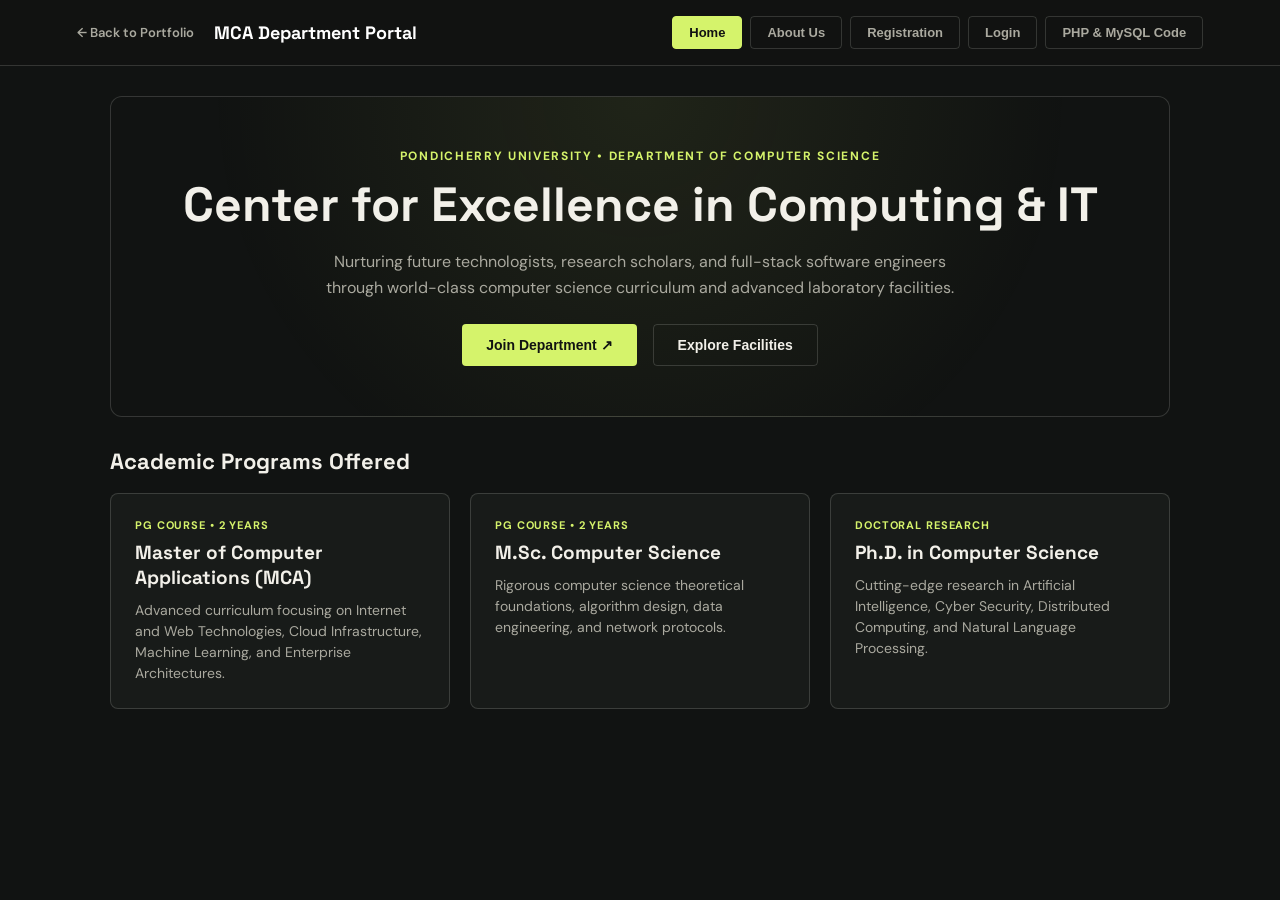
<file: projects/department.html>
<!DOCTYPE html>
<html lang="en">
<head>
    <meta charset="UTF-8">
    <meta name="viewport" content="width=device-width, initial-scale=1.0">
    <title>Ex 6: Department Webpage | Dept of Computer Science, PU</title>
    <link rel="preconnect" href="https://fonts.googleapis.com">
    <link rel="preconnect" href="https://fonts.gstatic.com" crossorigin>
    <link href="https://fonts.googleapis.com/css2?family=DM+Sans:wght@400;500;600;700&family=Space+Grotesk:wght@500;600;700&display=swap" rel="stylesheet">
    <style>
        :root {
            --ink: #111312;
            --paper: #f2f0e9;
            --muted: #aaa99f;
            --line: rgba(242, 240, 233, 0.16);
            --lime: #d5f36b;
            --card-bg: #181b19;
            --surface: #222623;
        }
        * { margin: 0; padding: 0; box-sizing: border-box; }
        body {
            background: var(--ink);
            color: var(--paper);
            font-family: 'DM Sans', sans-serif;
            min-height: 100vh;
            display: flex;
            flex-direction: column;
        }
        header {
            position: sticky;
            top: 0;
            z-index: 100;
            background: rgba(17, 19, 18, 0.94);
            backdrop-filter: blur(14px);
            border-bottom: 1px solid var(--line);
            padding: 16px 6vw;
            display: flex;
            justify-content: space-between;
            align-items: center;
            flex-wrap: wrap;
            gap: 16px;
        }
        .header-left {
            display: flex;
            align-items: center;
            gap: 20px;
        }
        .back-link {
            color: var(--muted);
            text-decoration: none;
            font-size: 13px;
            font-weight: 600;
            display: flex;
            align-items: center;
            gap: 6px;
            transition: 0.2s;
        }
        .back-link:hover { color: var(--lime); }
        .dept-title {
            font-family: 'Space Grotesk', sans-serif;
            font-size: 18px;
            font-weight: 700;
            color: #ffffff;
        }
        .dept-nav {
            display: flex;
            gap: 8px;
        }
        .nav-tab-btn {
            background: transparent;
            border: 1px solid var(--line);
            color: var(--muted);
            padding: 8px 16px;
            border-radius: 4px;
            font-size: 13px;
            font-weight: 600;
            cursor: pointer;
            transition: 0.2s;
        }
        .nav-tab-btn.active, .nav-tab-btn:hover {
            background: var(--lime);
            color: var(--ink);
            border-color: var(--lime);
        }

        .container {
            max-width: 1100px;
            margin: 30px auto;
            padding: 0 20px;
            width: 100%;
            flex-grow: 1;
        }

        /* View Panels */
        .tab-panel {
            display: none;
            animation: fadeIn 0.3s ease;
        }
        .tab-panel.active {
            display: block;
        }
        @keyframes fadeIn {
            from { opacity: 0; transform: translateY(6px); }
            to { opacity: 1; transform: translateY(0); }
        }

        /* Home Page */
        .dept-hero {
            background: radial-gradient(circle at 50% 0%, rgba(213,243,107,0.08) 0%, transparent 70%);
            border: 1px solid var(--line);
            border-radius: 12px;
            padding: 50px 40px;
            text-align: center;
            margin-bottom: 30px;
        }
        .dept-hero .univ-tag {
            color: var(--lime);
            font-size: 12px;
            font-weight: 700;
            text-transform: uppercase;
            letter-spacing: 0.14em;
            margin-bottom: 8px;
        }
        .dept-hero h1 {
            font-family: 'Space Grotesk', sans-serif;
            font-size: clamp(32px, 5vw, 48px);
            margin-bottom: 14px;
        }
        .dept-hero p {
            color: var(--muted);
            font-size: 16px;
            max-width: 650px;
            margin: 0 auto 24px;
            line-height: 1.6;
        }
        .hero-cta {
            display: flex;
            justify-content: center;
            gap: 16px;
        }
        .btn-pu {
            background: var(--lime);
            color: var(--ink);
            border: none;
            padding: 12px 24px;
            font-weight: 700;
            border-radius: 4px;
            font-size: 14px;
            cursor: pointer;
            transition: 0.2s;
        }
        .btn-pu:hover { background: #fff; }
        .btn-pu-outline {
            background: transparent;
            color: var(--paper);
            border: 1px solid var(--line);
            padding: 12px 24px;
            font-weight: 600;
            border-radius: 4px;
            font-size: 14px;
            cursor: pointer;
        }
        .btn-pu-outline:hover { border-color: var(--lime); color: var(--lime); }

        .programs-grid {
            display: grid;
            grid-template-columns: repeat(auto-fit, minmax(240px, 1fr));
            gap: 20px;
            margin-bottom: 30px;
        }
        .program-card {
            background: var(--card-bg);
            border: 1px solid var(--line);
            border-radius: 8px;
            padding: 24px;
            transition: 0.2s;
        }
        .program-card:hover {
            border-color: var(--lime);
            transform: translateY(-4px);
        }
        .prog-badge {
            color: var(--lime);
            font-size: 11px;
            font-weight: 700;
            letter-spacing: 0.08em;
            text-transform: uppercase;
            margin-bottom: 8px;
        }
        .program-card h3 {
            font-family: 'Space Grotesk', sans-serif;
            font-size: 19px;
            margin-bottom: 10px;
        }
        .program-card p {
            color: var(--muted);
            font-size: 14px;
            line-height: 1.5;
        }

        /* About Us */
        .about-grid {
            display: grid;
            grid-template-columns: 1fr 1fr;
            gap: 24px;
            margin-bottom: 30px;
        }
        .about-card {
            background: var(--card-bg);
            border: 1px solid var(--line);
            border-radius: 8px;
            padding: 28px;
        }
        .about-card h3 {
            font-family: 'Space Grotesk', sans-serif;
            font-size: 20px;
            color: var(--lime);
            margin-bottom: 12px;
        }
        .about-card p {
            color: var(--muted);
            font-size: 14px;
            line-height: 1.7;
        }
        .faculty-list {
            list-style: none;
            display: flex;
            flex-direction: column;
            gap: 12px;
            margin-top: 14px;
        }
        .faculty-item {
            background: rgba(255,255,255,0.02);
            border: 1px solid var(--line);
            padding: 12px;
            border-radius: 4px;
            display: flex;
            justify-content: space-between;
            align-items: center;
        }
        .faculty-item strong { color: #fff; font-size: 14px; }
        .faculty-item span { color: var(--muted); font-size: 13px; }

        /* Forms (Registration & Login) */
        .auth-container {
            max-width: 540px;
            margin: 20px auto;
            background: var(--card-bg);
            border: 1px solid var(--line);
            border-radius: 8px;
            padding: 36px;
        }
        .auth-container h2 {
            font-family: 'Space Grotesk', sans-serif;
            font-size: 26px;
            margin-bottom: 6px;
            text-align: center;
        }
        .auth-container .auth-sub {
            color: var(--muted);
            font-size: 14px;
            text-align: center;
            margin-bottom: 24px;
        }
        .form-group {
            margin-bottom: 16px;
        }
        .form-group label {
            display: block;
            font-size: 12px;
            font-weight: 600;
            color: var(--muted);
            margin-bottom: 6px;
            text-transform: uppercase;
        }
        .form-input {
            width: 100%;
            background: #111312;
            border: 1px solid var(--line);
            padding: 12px 14px;
            border-radius: 4px;
            color: var(--paper);
            font-family: inherit;
            font-size: 14px;
        }
        .form-input:focus { outline: none; border-color: var(--lime); }
        .form-row { display: grid; grid-template-columns: 1fr 1fr; gap: 12px; }

        .auth-btn {
            width: 100%;
            background: var(--lime);
            color: var(--ink);
            border: none;
            padding: 14px;
            border-radius: 4px;
            font-weight: 700;
            font-size: 15px;
            cursor: pointer;
            margin-top: 10px;
            transition: 0.2s;
        }
        .auth-btn:hover { background: #fff; }

        .demo-login-box {
            margin-top: 20px;
            padding-top: 16px;
            border-top: 1px solid var(--line);
            text-align: center;
        }
        .btn-demo-quick {
            background: rgba(213,243,107,0.1);
            color: var(--lime);
            border: 1px solid var(--lime);
            padding: 6px 14px;
            border-radius: 4px;
            font-size: 12px;
            font-weight: 600;
            cursor: pointer;
            margin-top: 6px;
        }
        .btn-demo-quick:hover { background: var(--lime); color: var(--ink); }

        /* Logged in Dashboard */
        .dash-card {
            background: var(--card-bg);
            border: 1px solid var(--lime);
            border-radius: 8px;
            padding: 32px;
            margin-bottom: 24px;
        }
        .dash-header {
            display: flex;
            justify-content: space-between;
            align-items: center;
            border-bottom: 1px solid var(--line);
            padding-bottom: 16px;
            margin-bottom: 20px;
        }
        .dash-courses {
            display: grid;
            grid-template-columns: repeat(auto-fit, minmax(200px, 1fr));
            gap: 16px;
            margin-top: 16px;
        }
        .course-item {
            background: rgba(255,255,255,0.02);
            border: 1px solid var(--line);
            padding: 16px;
            border-radius: 6px;
        }
        .course-code { color: var(--lime); font-size: 12px; font-weight: 700; }

        /* Code Tab */
        .code-block {
            background: #111312;
            border: 1px solid var(--line);
            border-radius: 6px;
            padding: 18px;
            margin-bottom: 24px;
        }
        .code-title {
            color: var(--lime);
            font-family: 'Space Grotesk', sans-serif;
            font-size: 14px;
            font-weight: 700;
            margin-bottom: 10px;
            display: flex;
            justify-content: space-between;
            align-items: center;
        }
        pre {
            color: #d1d5db;
            font-family: monospace;
            font-size: 13px;
            line-height: 1.5;
            overflow-x: auto;
            white-space: pre-wrap;
        }

        @media (max-width: 768px) {
            .about-grid { grid-template-columns: 1fr; }
            header { flex-direction: column; align-items: flex-start; }
            .dept-nav { flex-wrap: wrap; }
        }
    </style>
</head>
<body>

    <header>
        <div class="header-left">
            <a href="../index.html#projects" class="back-link">
                ← Back to Portfolio
            </a>
            <div class="dept-title">MCA Department Portal</div>
        </div>
        <nav class="dept-nav">
            <button class="nav-tab-btn active" onclick="showTab('home', this)">Home</button>
            <button class="nav-tab-btn" onclick="showTab('about', this)">About Us</button>
            <button class="nav-tab-btn" onclick="showTab('register', this)">Registration</button>
            <button class="nav-tab-btn" onclick="showTab('login', this)" id="nav-login-btn">Login</button>
            <button class="nav-tab-btn" onclick="showTab('backend-code', this)">PHP &amp; MySQL Code</button>
        </nav>
    </header>

    <main class="container">
        <!-- 1. Home Page -->
        <section class="tab-panel active" id="home">
            <div class="dept-hero">
                <p class="univ-tag">Pondicherry University • Department of Computer Science</p>
                <h1>Center for Excellence in Computing &amp; IT</h1>
                <p>Nurturing future technologists, research scholars, and full-stack software engineers through world-class computer science curriculum and advanced laboratory facilities.</p>
                <div class="hero-cta">
                    <button class="btn-pu" onclick="showTab('register', document.querySelectorAll('.nav-tab-btn')[2])">Join Department ↗</button>
                    <button class="btn-pu-outline" onclick="showTab('about', document.querySelectorAll('.nav-tab-btn')[1])">Explore Facilities</button>
                </div>
            </div>

            <h2 style="font-family:'Space Grotesk'; font-size:22px; margin-bottom: 18px;">Academic Programs Offered</h2>
            <div class="programs-grid">
                <div class="program-card">
                    <div class="prog-badge">PG Course • 2 Years</div>
                    <h3>Master of Computer Applications (MCA)</h3>
                    <p>Advanced curriculum focusing on Internet and Web Technologies, Cloud Infrastructure, Machine Learning, and Enterprise Architectures.</p>
                </div>
                <div class="program-card">
                    <div class="prog-badge">PG Course • 2 Years</div>
                    <h3>M.Sc. Computer Science</h3>
                    <p>Rigorous computer science theoretical foundations, algorithm design, data engineering, and network protocols.</p>
                </div>
                <div class="program-card">
                    <div class="prog-badge">Doctoral Research</div>
                    <h3>Ph.D. in Computer Science</h3>
                    <p>Cutting-edge research in Artificial Intelligence, Cyber Security, Distributed Computing, and Natural Language Processing.</p>
                </div>
            </div>
        </section>

        <!-- 2. About Us -->
        <section class="tab-panel" id="about">
            <h1 style="font-family:'Space Grotesk'; font-size:32px; margin-bottom: 20px;">About the Department</h1>
            <div class="about-grid">
                <div class="about-card">
                    <h3>Vision &amp; Mission</h3>
                    <p>
                        To be an internationally recognized center of excellence in computer science education, nurturing innovative minds capable of pioneering future digital transformations with strong ethical grounding.
                    </p>
                    <p style="margin-top:12px;">
                        The department is equipped with high-speed gigabit research laboratories, dedicated servers, and specialized cloud environments for Web Technologies (CSCA 514).
                    </p>
                </div>
                <div class="about-card">
                    <h3>Key Faculty &amp; Lab In-Charge</h3>
                    <ul class="faculty-list">
                        <li class="faculty-item">
                            <div>
                                <strong>Dr. K. S. Kuppusamy</strong><br>
                                <span>Professor &amp; Head of Department</span>
                            </div>
                            <span style="color:var(--lime);">HOD</span>
                        </li>
                        <li class="faculty-item">
                            <div>
                                <strong>Dr. T. Chithralekha</strong><br>
                                <span>Associate Professor (Web Systems)</span>
                            </div>
                            <span>Faculty</span>
                        </li>
                        <li class="faculty-item">
                            <div>
                                <strong>Web Technologies Lab</strong><br>
                                <span>CSCA 514 Practical Facility</span>
                            </div>
                            <span style="color:var(--lime);">Lab 02</span>
                        </li>
                    </ul>
                </div>
            </div>
        </section>

        <!-- 3. Registration Form -->
        <section class="tab-panel" id="register">
            <div class="auth-container">
                <h2>Student Registration Form</h2>
                <p class="auth-sub">CSCA 514 Dynamic Database Registration</p>
                <form id="dept-reg-form" onsubmit="handleRegistration(event)">
                    <div class="form-row">
                        <div class="form-group">
                            <label for="reg-id">Register Number</label>
                            <input type="text" id="reg-id" class="form-input" required placeholder="PU24MCA01">
                        </div>
                        <div class="form-group">
                            <label for="reg-course">Course</label>
                            <select id="reg-course" class="form-input">
                                <option value="MCA">MCA</option>
                                <option value="M.Sc CS">M.Sc CS</option>
                                <option value="M.Tech">M.Tech</option>
                            </select>
                        </div>
                    </div>

                    <div class="form-group">
                        <label for="reg-name">Full Name</label>
                        <input type="text" id="reg-name" class="form-input" required placeholder="Raushan Kumar">
                    </div>

                    <div class="form-row">
                        <div class="form-group">
                            <label for="reg-email">Email Address</label>
                            <input type="email" id="reg-email" class="form-input" required placeholder="student@pondiuni.ac.in">
                        </div>
                        <div class="form-group">
                            <label for="reg-sem">Semester</label>
                            <select id="reg-sem" class="form-input">
                                <option value="III">Semester III</option>
                                <option value="I">Semester I</option>
                                <option value="II">Semester II</option>
                                <option value="IV">Semester IV</option>
                            </select>
                        </div>
                    </div>

                    <div class="form-group">
                        <label for="reg-password">Create Password</label>
                        <input type="password" id="reg-password" class="form-input" required placeholder="••••••••">
                    </div>

                    <button type="submit" class="auth-btn">Submit Department Registration</button>
                </form>
            </div>
        </section>

        <!-- 4. Login & Student Dashboard -->
        <section class="tab-panel" id="login">
            <div class="auth-container" id="login-form-container">
                <h2>Student Portal Login</h2>
                <p class="auth-sub">Access your Department Academic Records</p>
                <form id="dept-login-form" onsubmit="handleLogin(event)">
                    <div class="form-group">
                        <label for="login-id">Register Number / Email</label>
                        <input type="text" id="login-id" class="form-input" required placeholder="PU24MCA01">
                    </div>

                    <div class="form-group">
                        <label for="login-password">Password</label>
                        <input type="password" id="login-password" class="form-input" required placeholder="••••••••">
                    </div>

                    <button type="submit" class="auth-btn">Authenticate &amp; Login</button>
                </form>

                <div class="demo-login-box">
                    <p style="font-size:12px; color:var(--muted);">Quick Demo Login for Evaluation:</p>
                    <button class="btn-demo-quick" onclick="quickFillLogin()">⚡ Auto-fill Demo Student</button>
                </div>
            </div>

            <!-- Dashboard after login -->
            <div id="student-dashboard" style="display:none;">
                <div class="dash-card">
                    <div class="dash-header">
                        <div>
                            <h2 style="font-family:'Space Grotesk'; font-size:24px;">Welcome, <span id="dash-student-name">Raushan Kumar</span>!</h2>
                            <p style="color:var(--lime); font-size:13px; font-weight:600;" id="dash-reg-no">PU24MCA01 • MCA III Semester</p>
                        </div>
                        <button class="btn-pu-outline" onclick="logoutStudent()">Logout</button>
                    </div>

                    <h3 style="font-family:'Space Grotesk'; font-size:18px; margin-bottom: 12px;">Enrolled Courses &amp; Lab Grades</h3>
                    <div class="dash-courses">
                        <div class="course-item">
                            <div class="course-code">CSCA 514</div>
                            <h4 style="margin: 4px 0;">Internet &amp; Web Tech Lab</h4>
                            <p style="color:var(--lime); font-size:13px; font-weight:700;">Grade: O (Outstanding)</p>
                        </div>
                        <div class="course-item">
                            <div class="course-code">CSCA 511</div>
                            <h4 style="margin: 4px 0;">Advanced Database Systems</h4>
                            <p style="color:var(--lime); font-size:13px; font-weight:700;">Grade: A+</p>
                        </div>
                        <div class="course-item">
                            <div class="course-code">CSCA 512</div>
                            <h4 style="margin: 4px 0;">Software Engineering</h4>
                            <p style="color:var(--lime); font-size:13px; font-weight:700;">Attendance: 96%</p>
                        </div>
                    </div>
                </div>
            </div>
        </section>

        <!-- 5. Backend Code & Database -->
        <section class="tab-panel" id="backend-code">
            <h1 style="font-family:'Space Grotesk'; font-size:28px; margin-bottom: 8px;">PHP &amp; MySQL Department Portal Source</h1>
            <p style="color:var(--muted); font-size:14px; margin-bottom: 24px;">Backend scripts for session validation, student registration, and database records.</p>

            <div class="code-block">
                <div class="code-title">1. phpMyAdmin Database Schema (`dept_portal.sql`)</div>
                <pre>CREATE DATABASE IF NOT EXISTS pondi_dept_db;
USE pondi_dept_db;

CREATE TABLE IF NOT EXISTS students (
    reg_id VARCHAR(30) PRIMARY KEY,
    full_name VARCHAR(100) NOT NULL,
    course VARCHAR(50) NOT NULL,
    semester VARCHAR(10) NOT NULL,
    email VARCHAR(100) NOT NULL UNIQUE,
    password_hash VARCHAR(255) NOT NULL,
    registered_at TIMESTAMP DEFAULT CURRENT_TIMESTAMP
);</pre>
            </div>

            <div class="code-block">
                <div class="code-title">2. Registration Processor (`register.php`)</div>
                <pre>&lt;?php
require_once 'db.php';

if ($_SERVER["REQUEST_METHOD"] == "POST") {
    $reg_id = trim($_POST['reg_id']);
    $name = trim($_POST['full_name']);
    $course = trim($_POST['course']);
    $sem = trim($_POST['semester']);
    $email = trim($_POST['email']);
    $password = password_hash($_POST['password'], PASSWORD_BCRYPT);

    $stmt = $conn->prepare("INSERT INTO students (reg_id, full_name, course, semester, email, password_hash) VALUES (?, ?, ?, ?, ?, ?)");
    $stmt->bind_param("ssssss", $reg_id, $name, $course, $sem, $email, $password);

    if ($stmt->execute()) {
        header("Location: login.php?registered=1");
    } else {
        echo "Error: " . $stmt->error;
    }
}
?&gt;</pre>
            </div>

            <div class="code-block">
                <div class="code-title">3. Authentication &amp; Session (`login.php`)</div>
                <pre>&lt;?php
session_start();
require_once 'db.php';

if ($_SERVER["REQUEST_METHOD"] == "POST") {
    $id = trim($_POST['login_id']);
    $pass = $_POST['password'];

    $stmt = $conn->prepare("SELECT reg_id, full_name, password_hash FROM students WHERE reg_id = ? OR email = ?");
    $stmt->bind_param("ss", $id, $id);
    $stmt->execute();
    $result = $stmt->get_result();

    if ($user = $result->fetch_assoc()) {
        if (password_verify($pass, $user['password_hash'])) {
            $_SESSION['user_id'] = $user['reg_id'];
            $_SESSION['user_name'] = $user['full_name'];
            header("Location: dashboard.php");
            exit;
        }
    }
    $error = "Invalid Register ID or Password";
}
?&gt;</pre>
            </div>
        </section>
    </main>

    <script>
        // Registered users storage
        let registeredStudents = JSON.parse(localStorage.getItem('dept_students') || 'null');
        if (!registeredStudents) {
            registeredStudents = [
                { regId: "PU24MCA01", name: "Raushan Kumar", course: "MCA", sem: "III", email: "raushan@pondiuni.ac.in", password: "password123" }
            ];
            localStorage.setItem('dept_students', JSON.stringify(registeredStudents));
        }

        function showTab(tabId, btn) {
            document.querySelectorAll('.tab-panel').forEach(p => p.classList.remove('active'));
            document.querySelectorAll('.nav-tab-btn').forEach(b => b.classList.remove('active'));
            
            const target = document.getElementById(tabId);
            if (target) target.classList.add('active');
            if (btn) btn.classList.add('active');
        }

        function handleRegistration(e) {
            e.preventDefault();
            const regId = document.getElementById('reg-id').value.trim();
            const course = document.getElementById('reg-course').value;
            const name = document.getElementById('reg-name').value.trim();
            const email = document.getElementById('reg-email').value.trim();
            const sem = document.getElementById('reg-sem').value;
            const password = document.getElementById('reg-password').value;

            if (registeredStudents.some(s => s.regId.toLowerCase() === regId.toLowerCase())) {
                alert(`Register Number ${regId} is already registered!`);
                return;
            }

            registeredStudents.push({ regId, name, course, sem, email, password });
            localStorage.setItem('dept_students', JSON.stringify(registeredStudents));
            alert(`🎉 Registration Successful!\nWelcome to the MCA Department, ${name}.\nYou can now log in using your Register ID.`);
            document.getElementById('dept-reg-form').reset();
            
            // Switch to login tab
            showTab('login', document.getElementById('nav-login-btn'));
            document.getElementById('login-id').value = regId;
        }

        function quickFillLogin() {
            document.getElementById('login-id').value = "PU24MCA01";
            document.getElementById('login-password').value = "password123";
        }

        function handleLogin(e) {
            e.preventDefault();
            const id = document.getElementById('login-id').value.trim();
            const pass = document.getElementById('login-password').value;

            const user = registeredStudents.find(s => 
                (s.regId.toLowerCase() === id.toLowerCase() || s.email.toLowerCase() === id.toLowerCase()) && 
                s.password === pass
            );

            if (user) {
                document.getElementById('login-form-container').style.display = 'none';
                document.getElementById('student-dashboard').style.display = 'block';
                document.getElementById('dash-student-name').textContent = user.name;
                document.getElementById('dash-reg-no').textContent = `${user.regId} • ${user.course} Semester ${user.sem}`;
            } else {
                alert("❌ Authentication Failed: Invalid Register Number/Email or Password.");
            }
        }

        function logoutStudent() {
            document.getElementById('student-dashboard').style.display = 'none';
            document.getElementById('login-form-container').style.display = 'block';
            document.getElementById('dept-login-form').reset();
        }
    </script>
</body>
</html>
</file>
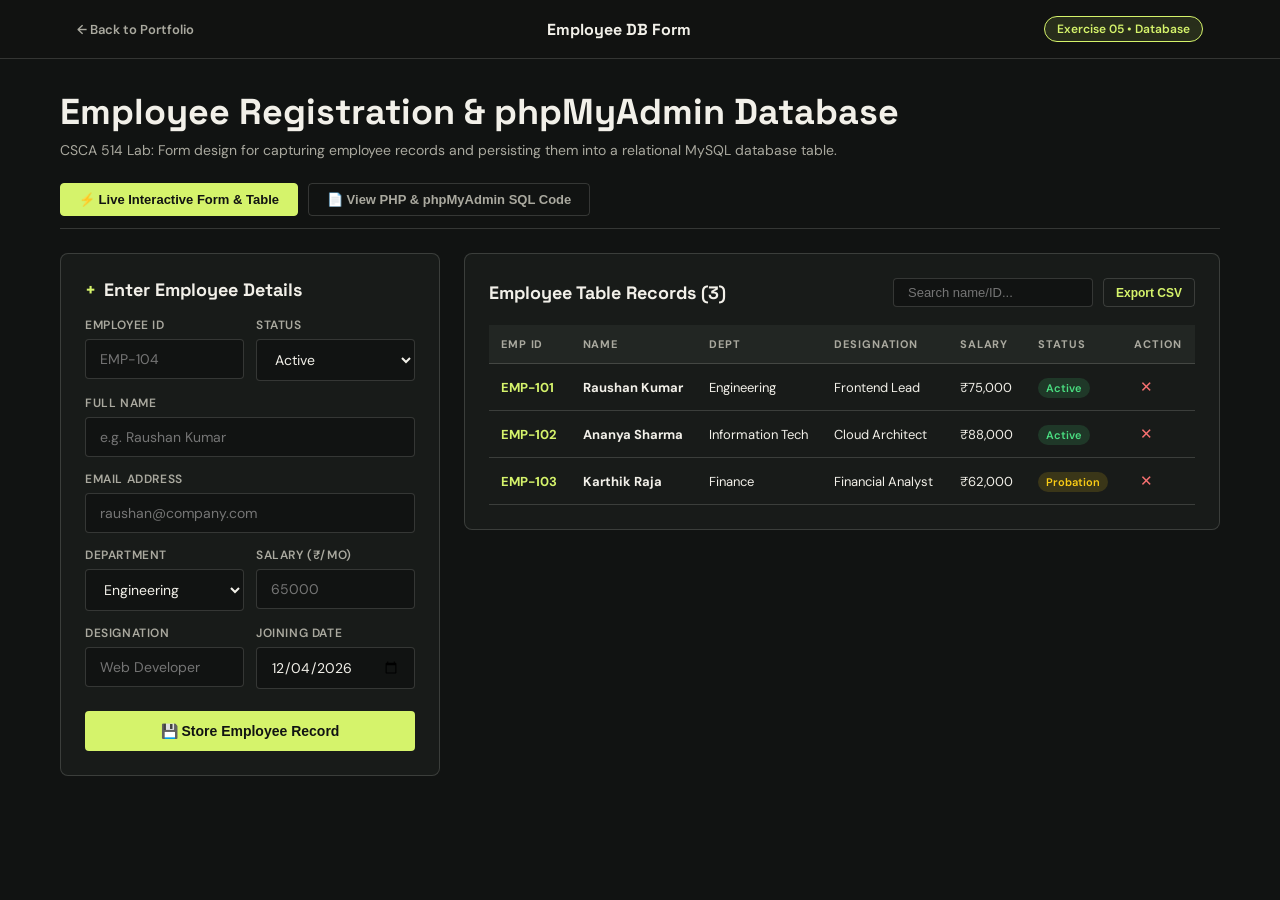
<file: projects/employee.html>
<!DOCTYPE html>
<html lang="en">
<head>
    <meta charset="UTF-8">
    <meta name="viewport" content="width=device-width, initial-scale=1.0">
    <title>Ex 5: Employee Registration & phpMyAdmin Database</title>
    <link rel="preconnect" href="https://fonts.googleapis.com">
    <link rel="preconnect" href="https://fonts.gstatic.com" crossorigin>
    <link href="https://fonts.googleapis.com/css2?family=DM+Sans:wght@400;500;600;700&family=Space+Grotesk:wght@500;600;700&display=swap" rel="stylesheet">
    <style>
        :root {
            --ink: #111312;
            --paper: #f2f0e9;
            --muted: #aaa99f;
            --line: rgba(242, 240, 233, 0.16);
            --lime: #d5f36b;
            --card-bg: #181b19;
            --surface: #222623;
        }
        * { margin: 0; padding: 0; box-sizing: border-box; }
        body {
            background: var(--ink);
            color: var(--paper);
            font-family: 'DM Sans', sans-serif;
            min-height: 100vh;
            display: flex;
            flex-direction: column;
        }
        header {
            position: sticky;
            top: 0;
            z-index: 100;
            background: rgba(17, 19, 18, 0.94);
            backdrop-filter: blur(14px);
            border-bottom: 1px solid var(--line);
            padding: 16px 6vw;
            display: flex;
            justify-content: space-between;
            align-items: center;
        }
        .back-link {
            color: var(--muted);
            text-decoration: none;
            font-size: 13px;
            font-weight: 600;
            display: flex;
            align-items: center;
            gap: 6px;
            transition: 0.2s;
        }
        .back-link:hover { color: var(--lime); }
        .page-badge {
            background: rgba(213, 243, 107, 0.12);
            color: var(--lime);
            border: 1px solid var(--lime);
            padding: 4px 12px;
            border-radius: 99px;
            font-size: 12px;
            font-weight: 600;
        }

        .container {
            max-width: 1200px;
            margin: 30px auto;
            padding: 0 20px;
            width: 100%;
        }

        /* Hero */
        .page-intro {
            margin-bottom: 24px;
        }
        .page-intro h1 {
            font-family: 'Space Grotesk', sans-serif;
            font-size: clamp(26px, 3.5vw, 36px);
            margin-bottom: 6px;
        }
        .page-intro p {
            color: var(--muted);
            font-size: 14px;
        }

        /* Tab Switcher */
        .view-switcher {
            display: flex;
            gap: 10px;
            margin-bottom: 24px;
            border-bottom: 1px solid var(--line);
            padding-bottom: 12px;
        }
        .v-tab {
            background: transparent;
            color: var(--muted);
            border: 1px solid var(--line);
            padding: 8px 18px;
            border-radius: 4px;
            font-size: 13px;
            font-weight: 600;
            cursor: pointer;
            transition: 0.2s;
        }
        .v-tab.active {
            background: var(--lime);
            color: var(--ink);
            border-color: var(--lime);
        }

        /* Two column layout for live app */
        .app-grid {
            display: grid;
            grid-template-columns: 380px 1fr;
            gap: 24px;
            align-items: start;
        }

        /* Form Card */
        .form-card {
            background: var(--card-bg);
            border: 1px solid var(--line);
            border-radius: 8px;
            padding: 24px;
        }
        .form-card h3 {
            font-family: 'Space Grotesk', sans-serif;
            font-size: 18px;
            margin-bottom: 16px;
            color: var(--paper);
            display: flex;
            align-items: center;
            gap: 8px;
        }
        .form-card h3 span { color: var(--lime); }
        .form-group {
            margin-bottom: 14px;
        }
        .form-group label {
            display: block;
            font-size: 12px;
            font-weight: 600;
            color: var(--muted);
            margin-bottom: 6px;
            text-transform: uppercase;
            letter-spacing: 0.05em;
        }
        .form-control {
            width: 100%;
            background: #111312;
            border: 1px solid var(--line);
            border-radius: 4px;
            padding: 10px 14px;
            color: var(--paper);
            font-family: inherit;
            font-size: 14px;
            transition: border-color 0.2s;
        }
        .form-control:focus { outline: none; border-color: var(--lime); }
        .form-row {
            display: grid;
            grid-template-columns: 1fr 1fr;
            gap: 12px;
        }
        .btn-submit {
            width: 100%;
            background: var(--lime);
            color: var(--ink);
            border: none;
            padding: 12px;
            border-radius: 4px;
            font-weight: 700;
            font-size: 14px;
            cursor: pointer;
            transition: 0.2s;
            margin-top: 8px;
        }
        .btn-submit:hover { background: #fff; }

        /* Table Card */
        .table-card {
            background: var(--card-bg);
            border: 1px solid var(--line);
            border-radius: 8px;
            padding: 24px;
            overflow-x: auto;
        }
        .table-head-bar {
            display: flex;
            justify-content: space-between;
            align-items: center;
            margin-bottom: 18px;
            flex-wrap: wrap;
            gap: 12px;
        }
        .table-head-bar h3 {
            font-family: 'Space Grotesk', sans-serif;
            font-size: 18px;
        }
        .search-table {
            background: #111312;
            border: 1px solid var(--line);
            color: var(--paper);
            padding: 6px 14px;
            border-radius: 4px;
            font-size: 13px;
            width: 200px;
        }
        .btn-csv {
            background: transparent;
            border: 1px solid var(--line);
            color: var(--lime);
            padding: 6px 12px;
            border-radius: 4px;
            font-size: 12px;
            font-weight: 600;
            cursor: pointer;
        }
        .btn-csv:hover { border-color: var(--lime); }

        table {
            width: 100%;
            border-collapse: collapse;
            font-size: 13px;
        }
        th {
            text-align: left;
            padding: 12px;
            background: var(--surface);
            color: var(--muted);
            font-size: 11px;
            text-transform: uppercase;
            letter-spacing: 0.08em;
            border-bottom: 1px solid var(--line);
        }
        td {
            padding: 12px;
            border-bottom: 1px solid var(--line);
            color: var(--paper);
        }
        tr:hover td { background: rgba(255,255,255,0.02); }
        .status-badge {
            font-size: 11px;
            padding: 3px 8px;
            border-radius: 99px;
            font-weight: 600;
        }
        .status-active { background: rgba(74, 222, 128, 0.15); color: #4ade80; }
        .status-prob { background: rgba(250, 204, 21, 0.15); color: #facc15; }
        .btn-del {
            background: transparent;
            color: #f87171;
            border: none;
            cursor: pointer;
            font-size: 15px;
            padding: 2px 6px;
        }

        /* PHP & SQL Code Tab */
        .code-container {
            display: none;
            background: var(--card-bg);
            border: 1px solid var(--line);
            border-radius: 8px;
            padding: 30px;
        }
        .code-block {
            background: #111312;
            border: 1px solid var(--line);
            border-radius: 6px;
            padding: 18px;
            margin-bottom: 24px;
            position: relative;
        }
        .code-title {
            color: var(--lime);
            font-family: 'Space Grotesk', sans-serif;
            font-size: 14px;
            font-weight: 700;
            margin-bottom: 10px;
            display: flex;
            justify-content: space-between;
            align-items: center;
        }
        pre {
            color: #d1d5db;
            font-family: 'Courier New', Courier, monospace;
            font-size: 13px;
            line-height: 1.5;
            overflow-x: auto;
            white-space: pre-wrap;
        }
        .btn-copy-code {
            background: rgba(213,243,107,0.15);
            color: var(--lime);
            border: 1px solid var(--lime);
            padding: 3px 10px;
            border-radius: 4px;
            font-size: 11px;
            font-weight: 600;
            cursor: pointer;
        }
        .btn-copy-code:hover { background: var(--lime); color: var(--ink); }

        @media (max-width: 900px) {
            .app-grid { grid-template-columns: 1fr; }
        }
    </style>
</head>
<body>

    <header>
        <a href="../index.html#projects" class="back-link">
            ← Back to Portfolio
        </a>
        <div style="font-family:'Space Grotesk'; font-weight:700;">Employee DB Form</div>
        <span class="page-badge">Exercise 05 • Database</span>
    </header>

    <main class="container">
        <div class="page-intro">
            <h1>Employee Registration &amp; phpMyAdmin Database</h1>
            <p>CSCA 514 Lab: Form design for capturing employee records and persisting them into a relational MySQL database table.</p>
        </div>

        <div class="view-switcher">
            <button class="v-tab active" id="tab-live" onclick="toggleView('live')">⚡ Live Interactive Form &amp; Table</button>
            <button class="v-tab" id="tab-source" onclick="toggleView('source')">📄 View PHP &amp; phpMyAdmin SQL Code</button>
        </div>

        <!-- Live View -->
        <div class="app-grid" id="live-view">
            <!-- Registration Form -->
            <section class="form-card">
                <h3><span>+</span> Enter Employee Details</h3>
                <form id="emp-form" onsubmit="handleEmployeeSubmit(event)">
                    <div class="form-row">
                        <div class="form-group">
                            <label for="emp-id">Employee ID</label>
                            <input type="text" id="emp-id" class="form-control" required placeholder="EMP-104">
                        </div>
                        <div class="form-group">
                            <label for="emp-status">Status</label>
                            <select id="emp-status" class="form-control">
                                <option value="Active">Active</option>
                                <option value="Probation">Probation</option>
                            </select>
                        </div>
                    </div>

                    <div class="form-group">
                        <label for="emp-name">Full Name</label>
                        <input type="text" id="emp-name" class="form-control" required placeholder="e.g. Raushan Kumar">
                    </div>

                    <div class="form-group">
                        <label for="emp-email">Email Address</label>
                        <input type="email" id="emp-email" class="form-control" required placeholder="raushan@company.com">
                    </div>

                    <div class="form-row">
                        <div class="form-group">
                            <label for="emp-dept">Department</label>
                            <select id="emp-dept" class="form-control" required>
                                <option value="Engineering">Engineering</option>
                                <option value="Information Tech">Information Tech</option>
                                <option value="Human Resources">Human Resources</option>
                                <option value="Finance">Finance</option>
                                <option value="Marketing">Marketing</option>
                            </select>
                        </div>
                        <div class="form-group">
                            <label for="emp-salary">Salary (₹/mo)</label>
                            <input type="number" id="emp-salary" class="form-control" required placeholder="65000">
                        </div>
                    </div>

                    <div class="form-row">
                        <div class="form-group">
                            <label for="emp-role">Designation</label>
                            <input type="text" id="emp-role" class="form-control" required placeholder="Web Developer">
                        </div>
                        <div class="form-group">
                            <label for="emp-date">Joining Date</label>
                            <input type="date" id="emp-date" class="form-control" required>
                        </div>
                    </div>

                    <button type="submit" class="btn-submit">💾 Store Employee Record</button>
                </form>
            </section>

            <!-- Live Table -->
            <section class="table-card">
                <div class="table-head-bar">
                    <h3>Employee Table Records (<span id="rec-count">0</span>)</h3>
                    <div style="display:flex; gap:10px;">
                        <input type="text" class="search-table" id="search-emp" placeholder="Search name/ID..." oninput="renderTable()">
                        <button class="btn-csv" onclick="exportCSV()">Export CSV</button>
                    </div>
                </div>

                <table>
                    <thead>
                        <tr>
                            <th>Emp ID</th>
                            <th>Name</th>
                            <th>Dept</th>
                            <th>Designation</th>
                            <th>Salary</th>
                            <th>Status</th>
                            <th>Action</th>
                        </tr>
                    </thead>
                    <tbody id="emp-tbody">
                        <!-- Rows rendered via JS -->
                    </tbody>
                </table>
            </section>
        </div>

        <!-- PHP & phpMyAdmin Source Code Tab -->
        <div class="code-container" id="source-view">
            <h2 style="font-family:'Space Grotesk'; font-size:24px; margin-bottom: 14px;">PHP Backend &amp; phpMyAdmin Database Implementation</h2>
            <p style="color:var(--muted); font-size:14px; margin-bottom: 24px;">
                Below are the official laboratory source codes for CSCA 514: MySQL database definition, database connection handle, and PHP insertion script.
            </p>

            <!-- SQL Schema -->
            <div class="code-block">
                <div class="code-title">
                    <span>1. phpMyAdmin SQL Table Schema (`database: company_db`)</span>
                    <button class="btn-copy-code" onclick="copyCode('sql-snippet')">Copy SQL</button>
                </div>
                <pre id="sql-snippet">CREATE DATABASE IF NOT EXISTS company_db;
USE company_db;

CREATE TABLE IF NOT EXISTS employees (
    emp_id VARCHAR(20) PRIMARY KEY,
    name VARCHAR(100) NOT NULL,
    email VARCHAR(100) NOT NULL UNIQUE,
    department VARCHAR(50) NOT NULL,
    designation VARCHAR(50) NOT NULL,
    salary DECIMAL(10, 2) NOT NULL,
    status VARCHAR(20) DEFAULT 'Active',
    joining_date DATE NOT NULL,
    created_at TIMESTAMP DEFAULT CURRENT_TIMESTAMP
);</pre>
            </div>

            <!-- db_connect.php -->
            <div class="code-block">
                <div class="code-title">
                    <span>2. Database Connection Script (`db_connect.php`)</span>
                    <button class="btn-copy-code" onclick="copyCode('php-db-snippet')">Copy PHP</button>
                </div>
                <pre id="php-db-snippet">&lt;?php
$servername = "localhost";
$username = "root";
$password = "";
$dbname = "company_db";

// Create MySQLi connection
$conn = new mysqli($servername, $username, $password, $dbname);

// Check connection
if ($conn->connect_error) {
    die("Database Connection failed: " . $conn->connect_error);
}
?&gt;</pre>
            </div>

            <!-- insert_employee.php -->
            <div class="code-block">
                <div class="code-title">
                    <span>3. Form Submission Handler (`insert_employee.php`)</span>
                    <button class="btn-copy-code" onclick="copyCode('php-insert-snippet')">Copy PHP</button>
                </div>
                <pre id="php-insert-snippet">&lt;?php
require_once 'db_connect.php';

if ($_SERVER["REQUEST_METHOD"] == "POST") {
    $emp_id = htmlspecialchars(trim($_POST['emp_id']));
    $name = htmlspecialchars(trim($_POST['name']));
    $email = htmlspecialchars(trim($_POST['email']));
    $department = htmlspecialchars(trim($_POST['department']));
    $designation = htmlspecialchars(trim($_POST['designation']));
    $salary = floatval($_POST['salary']);
    $status = htmlspecialchars(trim($_POST['status']));
    $joining_date = $_POST['joining_date'];

    // Prepared statement to prevent SQL Injection
    $stmt = $conn->prepare("INSERT INTO employees (emp_id, name, email, department, designation, salary, status, joining_date) VALUES (?, ?, ?, ?, ?, ?, ?, ?)");
    $stmt->bind_param("sssssdss", $emp_id, $name, $email, $department, $designation, $salary, $status, $joining_date);

    if ($stmt->execute()) {
        echo "&lt;script&gt;alert('Employee record successfully stored in database!'); window.location.href='employee.php';&lt;/script&gt;";
    } else {
        echo "Error: " . $stmt->error;
    }

    $stmt->close();
    $conn->close();
}
?&gt;</pre>
            </div>
        </div>
    </main>

    <script>
        let employees = JSON.parse(localStorage.getItem('pu_employees') || 'null');
        if (!employees) {
            employees = [
                { id: "EMP-101", name: "Raushan Kumar", dept: "Engineering", role: "Frontend Lead", salary: 75000, status: "Active", date: "2024-06-15" },
                { id: "EMP-102", name: "Ananya Sharma", dept: "Information Tech", role: "Cloud Architect", salary: 88000, status: "Active", date: "2023-09-01" },
                { id: "EMP-103", name: "Karthik Raja", dept: "Finance", role: "Financial Analyst", salary: 62000, status: "Probation", date: "2025-01-10" }
            ];
            localStorage.setItem('pu_employees', JSON.stringify(employees));
        }

        // Set default date
        document.getElementById('emp-date').value = new Date().toISOString().split('T')[0];

        function renderTable() {
            const query = (document.getElementById('search-emp').value || '').toLowerCase();
            const tbody = document.getElementById('emp-tbody');
            const filtered = employees.filter(e => 
                e.name.toLowerCase().includes(query) || 
                e.id.toLowerCase().includes(query) || 
                e.dept.toLowerCase().includes(query)
            );

            document.getElementById('rec-count').textContent = filtered.length;

            if (filtered.length === 0) {
                tbody.innerHTML = `<tr><td colspan="7" style="text-align:center; color:var(--muted); padding: 30px;">No employee records match the search.</td></tr>`;
                return;
            }

            tbody.innerHTML = filtered.map(e => `
                <tr>
                    <td><strong style="color:var(--lime);">${e.id}</strong></td>
                    <td><strong>${e.name}</strong></td>
                    <td>${e.dept}</td>
                    <td>${e.role}</td>
                    <td>₹${Number(e.salary).toLocaleString()}</td>
                    <td><span class="status-badge ${e.status === 'Active' ? 'status-active' : 'status-prob'}">${e.status}</span></td>
                    <td>
                        <button class="btn-del" title="Delete record" onclick="deleteEmployee('${e.id}')">✕</button>
                    </td>
                </tr>
            `).join('');
        }

        function handleEmployeeSubmit(e) {
            e.preventDefault();
            const id = document.getElementById('emp-id').value.trim();
            const name = document.getElementById('emp-name').value.trim();
            const email = document.getElementById('emp-email').value.trim();
            const dept = document.getElementById('emp-dept').value;
            const role = document.getElementById('emp-role').value.trim();
            const salary = document.getElementById('emp-salary').value;
            const status = document.getElementById('emp-status').value;
            const date = document.getElementById('emp-date').value;

            // Check if ID exists
            if (employees.some(emp => emp.id.toLowerCase() === id.toLowerCase())) {
                alert(`Employee ID ${id} already exists in database table!`);
                return;
            }

            employees.unshift({ id, name, dept, role, salary, status, date });
            localStorage.setItem('pu_employees', JSON.stringify(employees));
            renderTable();
            document.getElementById('emp-form').reset();
            document.getElementById('emp-date').value = new Date().toISOString().split('T')[0];
            alert(`✅ Employee "${name}" (${id}) stored successfully in database table!`);
        }

        function deleteEmployee(id) {
            if (confirm(`Are you sure you want to delete employee record ${id}?`)) {
                employees = employees.filter(e => e.id !== id);
                localStorage.setItem('pu_employees', JSON.stringify(employees));
                renderTable();
            }
        }

        function exportCSV() {
            let csv = "Employee ID,Full Name,Department,Designation,Salary,Status,Joining Date\n";
            employees.forEach(e => {
                csv += `"${e.id}","${e.name}","${e.dept}","${e.role}","${e.salary}","${e.status}","${e.date}"\n`;
            });
            const blob = new Blob([csv], { type: 'text/csv' });
            const url = URL.createObjectURL(blob);
            const a = document.createElement('a');
            a.href = url;
            a.download = "employees_table_export.csv";
            a.click();
        }

        function toggleView(view) {
            const isLive = view === 'live';
            document.getElementById('tab-live').classList.toggle('active', isLive);
            document.getElementById('tab-source').classList.toggle('active', !isLive);
            document.getElementById('live-view').style.display = isLive ? 'grid' : 'none';
            document.getElementById('source-view').style.display = isLive ? 'none' : 'block';
        }

        function copyCode(id) {
            const text = document.getElementById(id).textContent;
            navigator.clipboard.writeText(text).then(() => {
                alert("Code copied to clipboard!");
            });
        }

        renderTable();
    </script>
</body>
</html>
</file>
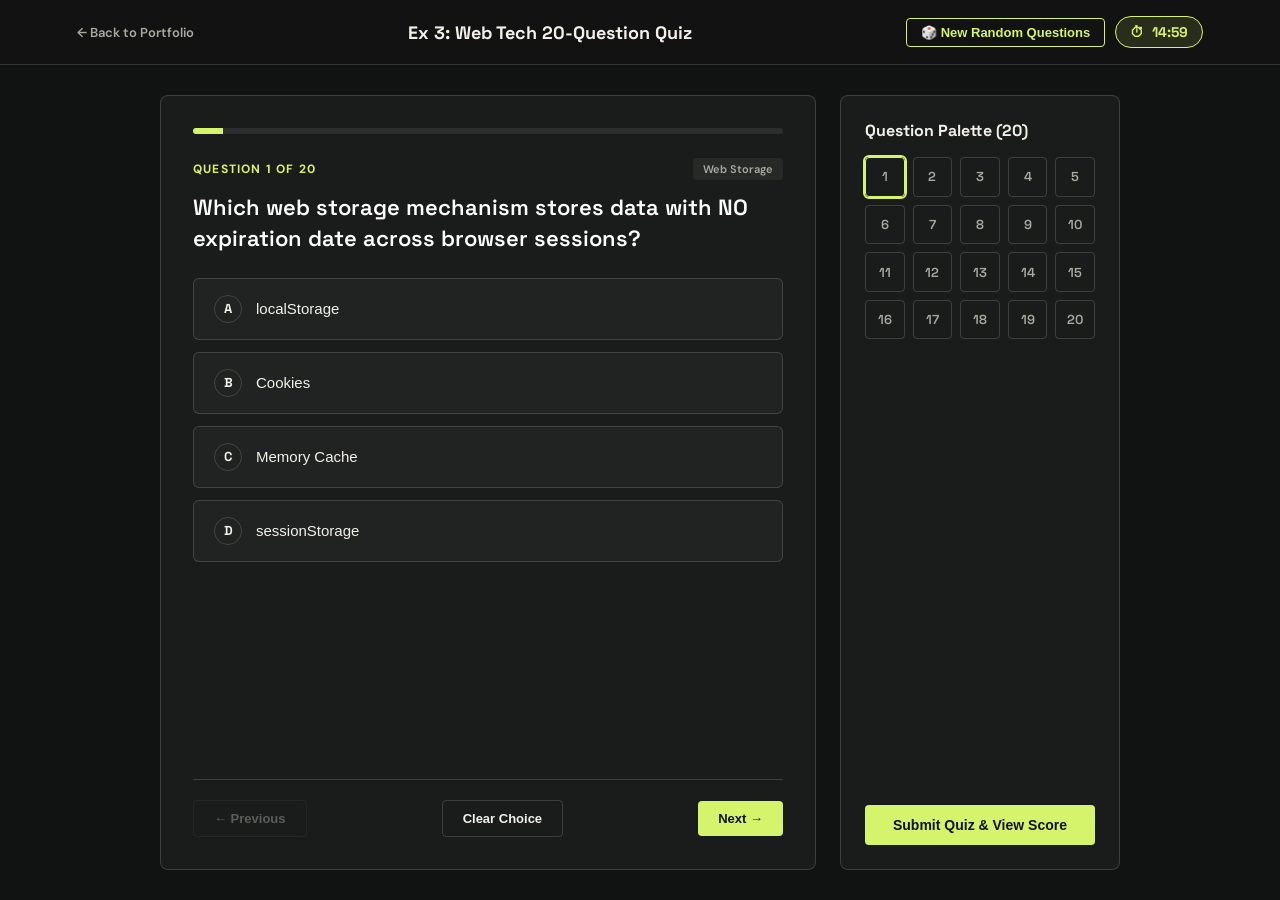
<file: projects/quiz.html>
<!DOCTYPE html>
<html lang="en">
<head>
    <meta charset="UTF-8">
    <meta name="viewport" content="width=device-width, initial-scale=1.0">
    <title>Ex 3: Web Tech 20-Question Quiz Engine</title>
    <link rel="preconnect" href="https://fonts.googleapis.com">
    <link rel="preconnect" href="https://fonts.gstatic.com" crossorigin>
    <link href="https://fonts.googleapis.com/css2?family=DM+Sans:wght@400;500;600;700&family=Space+Grotesk:wght@500;600;700&display=swap" rel="stylesheet">
    <style>
        :root {
            --ink: #111312;
            --paper: #f2f0e9;
            --muted: #aaa99f;
            --line: rgba(242, 240, 233, 0.16);
            --lime: #d5f36b;
            --card-bg: #191c1a;
            --card-hover: #222623;
            --correct: #4ade80;
            --wrong: #f87171;
        }
        * { margin: 0; padding: 0; box-sizing: border-box; }
        body {
            background: var(--ink);
            color: var(--paper);
            font-family: 'DM Sans', sans-serif;
            min-height: 100vh;
            display: flex;
            flex-direction: column;
        }
        header {
            position: sticky;
            top: 0;
            z-index: 100;
            background: rgba(17, 19, 18, 0.94);
            backdrop-filter: blur(14px);
            border-bottom: 1px solid var(--line);
            padding: 16px 6vw;
            display: flex;
            justify-content: space-between;
            align-items: center;
        }
        .back-link {
            color: var(--muted);
            text-decoration: none;
            font-size: 13px;
            font-weight: 600;
            display: flex;
            align-items: center;
            gap: 6px;
            transition: 0.2s;
        }
        .back-link:hover { color: var(--lime); }
        .quiz-title {
            font-family: 'Space Grotesk', sans-serif;
            font-size: 18px;
            font-weight: 700;
        }
        .timer-badge {
            background: rgba(213, 243, 107, 0.12);
            border: 1px solid var(--lime);
            color: var(--lime);
            padding: 6px 14px;
            border-radius: 99px;
            font-family: 'Space Grotesk', sans-serif;
            font-weight: 700;
            font-size: 14px;
            display: flex;
            align-items: center;
            gap: 8px;
        }

        /* Main Container */
        .quiz-layout {
            max-width: 1000px;
            margin: 30px auto;
            padding: 0 20px;
            width: 100%;
            display: grid;
            grid-template-columns: 1fr 280px;
            gap: 24px;
            flex-grow: 1;
        }

        /* Quiz Panel */
        .quiz-panel {
            background: var(--card-bg);
            border: 1px solid var(--line);
            border-radius: 8px;
            padding: 32px;
            display: flex;
            flex-direction: column;
        }
        .progress-bar-wrap {
            height: 6px;
            background: rgba(255, 255, 255, 0.08);
            border-radius: 99px;
            overflow: hidden;
            margin-bottom: 24px;
        }
        .progress-bar-fill {
            height: 100%;
            background: var(--lime);
            width: 5%;
            transition: width 0.3s ease;
        }
        .q-meta {
            display: flex;
            justify-content: space-between;
            align-items: center;
            margin-bottom: 12px;
        }
        .q-number {
            color: var(--lime);
            font-size: 12px;
            font-weight: 700;
            letter-spacing: 0.1em;
            text-transform: uppercase;
        }
        .q-category {
            background: rgba(255, 255, 255, 0.06);
            padding: 4px 10px;
            border-radius: 4px;
            font-size: 11px;
            color: var(--muted);
            font-weight: 600;
        }
        .question-text {
            font-family: 'Space Grotesk', sans-serif;
            font-size: 22px;
            font-weight: 600;
            line-height: 1.4;
            color: #ffffff;
            margin-bottom: 24px;
        }

        /* Options */
        .options-list {
            display: flex;
            flex-direction: column;
            gap: 12px;
            margin-bottom: 30px;
        }
        .option-btn {
            background: rgba(255, 255, 255, 0.03);
            border: 1px solid var(--line);
            border-radius: 6px;
            padding: 16px 20px;
            text-align: left;
            color: var(--paper);
            font-size: 15px;
            cursor: pointer;
            display: flex;
            align-items: center;
            gap: 14px;
            transition: 0.2s;
        }
        .option-btn:hover {
            background: var(--card-hover);
            border-color: rgba(213, 243, 107, 0.4);
        }
        .option-btn.selected {
            background: rgba(213, 243, 107, 0.12);
            border-color: var(--lime);
            color: #ffffff;
            font-weight: 600;
        }
        .option-letter {
            width: 28px;
            height: 28px;
            border-radius: 50%;
            border: 1px solid var(--line);
            display: grid;
            place-items: center;
            font-family: 'Space Grotesk', sans-serif;
            font-size: 13px;
            font-weight: 700;
            flex-shrink: 0;
        }
        .option-btn.selected .option-letter {
            background: var(--lime);
            color: var(--ink);
            border-color: var(--lime);
        }

        /* Quiz Navigation */
        .q-nav-buttons {
            display: flex;
            justify-content: space-between;
            align-items: center;
            margin-top: auto;
            border-top: 1px solid var(--line);
            padding-top: 20px;
        }
        .btn-qnav {
            padding: 10px 20px;
            border-radius: 4px;
            font-weight: 700;
            font-size: 13px;
            cursor: pointer;
            transition: 0.2s;
            border: 1px solid var(--line);
            background: transparent;
            color: var(--paper);
        }
        .btn-qnav:hover:not(:disabled) {
            border-color: var(--lime);
            color: var(--lime);
        }
        .btn-qnav:disabled {
            opacity: 0.3;
            cursor: not-allowed;
        }
        .btn-primary-q {
            background: var(--lime);
            color: var(--ink);
            border: none;
        }
        .btn-primary-q:hover {
            background: #fff;
            color: var(--ink);
        }

        /* Sidebar Question Palette */
        .sidebar-palette {
            background: var(--card-bg);
            border: 1px solid var(--line);
            border-radius: 8px;
            padding: 24px;
            display: flex;
            flex-direction: column;
        }
        .palette-title {
            font-family: 'Space Grotesk', sans-serif;
            font-size: 16px;
            margin-bottom: 16px;
        }
        .palette-grid {
            display: grid;
            grid-template-columns: repeat(5, 1fr);
            gap: 8px;
            margin-bottom: 24px;
        }
        .palette-num {
            aspect-ratio: 1;
            border-radius: 4px;
            border: 1px solid var(--line);
            background: transparent;
            color: var(--muted);
            font-family: 'Space Grotesk', sans-serif;
            font-size: 13px;
            font-weight: 600;
            cursor: pointer;
            display: grid;
            place-items: center;
            transition: 0.2s;
        }
        .palette-num:hover { border-color: var(--lime); color: #fff; }
        .palette-num.current { border-color: var(--lime); outline: 2px solid var(--lime); }
        .palette-num.answered { background: var(--lime); color: var(--ink); border-color: var(--lime); }

        .btn-submit-all {
            margin-top: auto;
            background: var(--lime);
            color: var(--ink);
            padding: 12px;
            font-weight: 700;
            font-size: 14px;
            border: none;
            border-radius: 4px;
            cursor: pointer;
            width: 100%;
            transition: 0.2s;
        }
        .btn-submit-all:hover { background: #fff; }

        /* Score & Review Screen */
        .results-container {
            display: none;
            max-width: 900px;
            margin: 40px auto;
            padding: 0 20px;
            width: 100%;
        }
        .score-card {
            background: var(--card-bg);
            border: 1px solid var(--lime);
            border-radius: 8px;
            padding: 40px;
            text-align: center;
            margin-bottom: 30px;
            box-shadow: 0 10px 40px rgba(213,243,107,0.1);
        }
        .score-circle {
            width: 140px;
            height: 140px;
            border-radius: 50%;
            border: 6px solid var(--lime);
            margin: 0 auto 20px;
            display: flex;
            flex-direction: column;
            align-items: center;
            justify-content: center;
            font-family: 'Space Grotesk', sans-serif;
        }
        .score-circle strong { font-size: 42px; line-height: 1; color: var(--lime); }
        .score-circle span { font-size: 13px; color: var(--muted); }
        .score-card h2 { font-family: 'Space Grotesk', sans-serif; font-size: 28px; margin-bottom: 8px; }
        .score-summary-stats {
            display: flex;
            justify-content: center;
            gap: 40px;
            margin: 24px 0;
            padding-top: 20px;
            border-top: 1px solid var(--line);
        }
        .stat-item h4 { font-size: 26px; font-family: 'Space Grotesk'; }
        .stat-item p { font-size: 12px; color: var(--muted); text-transform: uppercase; }

        .review-section {
            background: var(--card-bg);
            border: 1px solid var(--line);
            border-radius: 8px;
            padding: 32px;
        }
        .review-item {
            padding: 20px 0;
            border-bottom: 1px solid var(--line);
        }
        .review-item:last-child { border-bottom: none; }
        .review-badge {
            display: inline-block;
            font-size: 11px;
            font-weight: 700;
            padding: 2px 8px;
            border-radius: 3px;
            margin-bottom: 8px;
        }
        .badge-correct { background: rgba(74, 222, 128, 0.15); color: var(--correct); border: 1px solid var(--correct); }
        .badge-wrong { background: rgba(248, 113, 113, 0.15); color: var(--wrong); border: 1px solid var(--wrong); }

        @media (max-width: 768px) {
            .quiz-layout { grid-template-columns: 1fr; }
            .sidebar-palette { order: -1; }
        }
    </style>
</head>
<body>

    <header>
        <a href="../index.html#projects" class="back-link">
            ← Back to Portfolio
        </a>
        <div class="quiz-title">Ex 3: Web Tech 20-Question Quiz</div>
        <div style="display: flex; align-items: center; gap: 10px;">
            <button class="btn-qnav" onclick="initNewQuiz()" title="Generate a fresh random set of 20 questions" style="padding: 6px 14px; font-size: 13px; border-color: var(--lime); color: var(--lime);">
                🎲 New Random Questions
            </button>
            <div class="timer-badge">
                ⏱ <span id="quiz-timer">15:00</span>
            </div>
        </div>
    </header>

    <!-- Quiz Engine Interface -->
    <main class="quiz-layout" id="quiz-view">
        <section class="quiz-panel">
            <div class="progress-bar-wrap">
                <div class="progress-bar-fill" id="progress-fill"></div>
            </div>
            <div class="q-meta">
                <span class="q-number" id="q-counter">Question 1 of 20</span>
                <span class="q-category" id="q-cat">HTML5 & Web Standards</span>
            </div>
            <h2 class="question-text" id="q-title">Loading question...</h2>

            <div class="options-list" id="options-container">
                <!-- Injected via JS -->
            </div>

            <div class="q-nav-buttons">
                <button class="btn-qnav" id="btn-prev" onclick="navigateQuestion(-1)">← Previous</button>
                <button class="btn-qnav" onclick="clearAnswer()">Clear Choice</button>
                <button class="btn-qnav btn-primary-q" id="btn-next" onclick="navigateQuestion(1)">Next →</button>
            </div>
        </section>

        <aside class="sidebar-palette">
            <h3 class="palette-title">Question Palette (20)</h3>
            <div class="palette-grid" id="palette-grid">
                <!-- 1-20 buttons -->
            </div>
            <button class="btn-submit-all" onclick="confirmSubmit()">Submit Quiz &amp; View Score</button>
        </aside>
    </main>

    <!-- Score & Review Panel -->
    <main class="results-container" id="results-view">
        <div class="score-card">
            <div class="score-circle">
                <strong id="final-score">0</strong>
                <span>out of 20</span>
            </div>
            <h2 id="score-headline">Quiz Completed!</h2>
            <p id="score-feedback" style="color:var(--muted); max-width: 500px; margin: 0 auto;"></p>

            <div class="score-summary-stats">
                <div class="stat-item">
                    <h4 style="color:var(--correct);" id="stat-correct">0</h4>
                    <p>Correct</p>
                </div>
                <div class="stat-item">
                    <h4 style="color:var(--wrong);" id="stat-wrong">0</h4>
                    <p>Incorrect</p>
                </div>
                <div class="stat-item">
                    <h4 style="color:var(--muted);" id="stat-unanswered">0</h4>
                    <p>Unanswered</p>
                </div>
                <div class="stat-item">
                    <h4 style="color:var(--lime);" id="stat-percent">0%</h4>
                    <p>Score</p>
                </div>
            </div>

            <div style="display: flex; justify-content: center; gap: 12px; margin-top: 15px; flex-wrap: wrap;">
                <button class="btn-qnav" style="padding: 10px 24px;" onclick="retakeSameQuiz()">↻ Retake Same Questions</button>
                <button class="btn-qnav btn-primary-q" style="padding: 10px 24px;" onclick="initNewQuiz()">🎲 Try 20 New Questions</button>
            </div>
        </div>

        <section class="review-section">
            <h3 style="font-family:'Space Grotesk'; font-size: 22px; margin-bottom: 20px;">Detailed Answers Review</h3>
            <div id="review-list">
                <!-- Answer breakdown generated here -->
            </div>
        </section>
    </main>

    <script>
        // Master Question Bank (60 Comprehensive Web Technology Questions)
        const masterQuestionBank = [
            {
                q: "What does HTML stand for in modern web technology?",
                cat: "HTML5",
                options: [
                    "Hyper Text Markup Language",
                    "Hyperlinks and Text Markup Language",
                    "Home Tool Markup Language",
                    "Hyper Transfer Markup Language"
                ],
                correct: 0,
                exp: "HTML stands for Hyper Text Markup Language, the standard markup language for creating web pages."
            },
            {
                q: "Which semantic HTML5 tag represents independent, self-contained article content?",
                cat: "HTML5",
                options: ["<section>", "<article>", "<aside>", "<div>"],
                correct: 1,
                exp: "The <article> tag specifies independent, self-contained content that can be distributed independently."
            },
            {
                q: "Which CSS property specifies the stacking order of positioned elements?",
                cat: "CSS3",
                options: ["z-index", "stack-order", "layer-depth", "position-index"],
                correct: 0,
                exp: "z-index specifies the vertical stacking order of elements that overlap."
            },
            {
                q: "In CSS Flexbox, which property aligns items along the cross-axis?",
                cat: "CSS3",
                options: ["justify-content", "align-items", "flex-direction", "place-content"],
                correct: 1,
                exp: "align-items defines the default behavior for how flex items are laid out along the cross axis."
            },
            {
                q: "Which JavaScript keyword declares a block-scoped variable that cannot be reassigned?",
                cat: "JavaScript",
                options: ["var", "let", "const", "static"],
                correct: 2,
                exp: "const declares block-scoped variables that cannot be reassigned after initialization."
            },
            {
                q: "What does 'DOM' stand for in web browser architecture?",
                cat: "Web API",
                options: ["Data Object Model", "Document Object Model", "Document Operating Method", "Digital Object Mechanism"],
                correct: 1,
                exp: "DOM stands for Document Object Model, an application programming interface for HTML and XML documents."
            },
            {
                q: "Which method is used in modern JavaScript to parse a JSON string into a native object?",
                cat: "JavaScript",
                options: ["JSON.stringify()", "JSON.toObject()", "JSON.parse()", "JSON.decode()"],
                correct: 2,
                exp: "JSON.parse() takes a JSON string and transforms it into a JavaScript object or primitive value."
            },
            {
                q: "What HTTP status code represents '200 OK'?",
                cat: "Networking",
                options: ["Standard successful response", "Resource created", "Bad Request", "Internal Server Error"],
                correct: 0,
                exp: "HTTP status 200 OK indicates that the request has succeeded."
            },
            {
                q: "Which HTTP request method is idempotent and used strictly for retrieving data?",
                cat: "HTTP",
                options: ["POST", "GET", "PATCH", "CONNECT"],
                correct: 1,
                exp: "The GET method requests a representation of the specified resource and should only retrieve data."
            },
            {
                q: "What is the primary function of the JavaScript 'event.preventDefault()' method?",
                cat: "JavaScript",
                options: [
                    "Stops the event from bubbling up the DOM",
                    "Prevents the default browser action associated with the event",
                    "Deletes the event listener",
                    "Clears all form inputs"
                ],
                correct: 1,
                exp: "event.preventDefault() tells the user agent that if the event does not get explicitly handled, its default action should not be taken."
            },
            {
                q: "Which web storage mechanism stores data with NO expiration date across browser sessions?",
                cat: "Web Storage",
                options: ["sessionStorage", "localStorage", "Cookies", "Memory Cache"],
                correct: 1,
                exp: "localStorage allows websites to store key-value pairs in a browser with no expiration date."
            },
            {
                q: "What does AJAX stand for in interactive web programming?",
                cat: "Web Tech",
                options: [
                    "Asynchronous JavaScript and XML",
                    "Advanced JavaScript and XHTML",
                    "Automated Java and XML",
                    "Application JSON and XML"
                ],
                correct: 0,
                exp: "AJAX stands for Asynchronous JavaScript and XML."
            },
            {
                q: "In CSS Grid, which unit represents a fractional share of the available free space?",
                cat: "CSS3",
                options: ["rem", "vw", "fr", "%"],
                correct: 2,
                exp: "The 'fr' unit represents a fraction of the available space in the grid container."
            },
            {
                q: "Which JavaScript array method creates a new array populated with the results of calling a function on every element?",
                cat: "JavaScript",
                options: ["forEach()", "map()", "filter()", "reduce()"],
                correct: 1,
                exp: "Array.prototype.map() creates a new array populated with the results of calling a provided function on every element."
            },
            {
                q: "What is the difference between '==' and '===' in JavaScript?",
                cat: "JavaScript",
                options: [
                    "'==' performs type coercion, while '===' checks both value and type strictly",
                    "'===' checks value only, while '==' checks type only",
                    "There is no difference; they are interchangeable",
                    "'===' is only for numbers and strings"
                ],
                correct: 0,
                exp: "'==' performs loose equality with type coercion, whereas '===' performs strict equality without coercion."
            },
            {
                q: "Which HTML attribute specifies an alternative text description for an image when it cannot be rendered?",
                cat: "HTML5",
                options: ["title", "alt", "src", "caption"],
                correct: 1,
                exp: "The 'alt' attribute provides an alternative text for an image if it cannot be displayed and is essential for accessibility."
            },
            {
                q: "In relational databases and phpMyAdmin, what does SQL stand for?",
                cat: "Database",
                options: [
                    "Structured Query Language",
                    "Simple Question Language",
                    "Standard Quota Logic",
                    "Sequential Query Link"
                ],
                correct: 0,
                exp: "SQL stands for Structured Query Language, the standard language for relational database management systems."
            },
            {
                q: "Which HTTP header is utilized by web servers to enforce Cross-Origin Resource Sharing (CORS)?",
                cat: "Web Security",
                options: [
                    "Access-Control-Allow-Origin",
                    "Content-Security-Policy",
                    "X-Frame-Options",
                    "Authorization-Bearer"
                ],
                correct: 0,
                exp: "The Access-Control-Allow-Origin response header indicates whether the response can be shared with requesting code from the given origin."
            },
            {
                q: "Which JavaScript function executes a callback repeatedly at specified intervals of milliseconds?",
                cat: "JavaScript",
                options: ["setTimeout()", "setInterval()", "requestAnimationFrame()", "setCron()"],
                correct: 1,
                exp: "setInterval() repeatedly calls a function or executes a code snippet with a fixed time delay between each call."
            },
            {
                q: "What is the role of phpMyAdmin in a LAMP/WAMP development stack?",
                cat: "Full Stack",
                options: [
                    "A web-based graphical interface for managing MySQL databases",
                    "A JavaScript compiler for PHP scripts",
                    "A CSS preprocessor for styling",
                    "A local DNS server daemon"
                ],
                correct: 0,
                exp: "phpMyAdmin is a free and open-source administration tool written in PHP intended for handling MySQL databases over the web."
            },
            {
                q: "Which HTML5 element is used to define navigation links for a website?",
                cat: "HTML5",
                options: ["<nav>", "<navigate>", "<menu>", "<header>"],
                correct: 0,
                exp: "The <nav> element designates major navigational blocks on a webpage."
            },
            {
                q: "In CSS, which box-sizing value incorporates padding and border within the declared width and height?",
                cat: "CSS3",
                options: ["border-box", "content-box", "padding-box", "margin-box"],
                correct: 0,
                exp: "border-box tells the browser to account for any border and padding in the values you specify for an element's width and height."
            },
            {
                q: "What is the evaluated output of 'typeof NaN' in JavaScript?",
                cat: "JavaScript",
                options: ["'number'", "'NaN'", "'undefined'", "'object'"],
                correct: 0,
                exp: "In JavaScript, NaN (Not a Number) is technically a numeric data type representing an unrepresentable number."
            },
            {
                q: "Which HTTP status code indicates that the requested URL was not found on the server?",
                cat: "HTTP",
                options: ["404 Not Found", "401 Unauthorized", "403 Forbidden", "500 Server Error"],
                correct: 0,
                exp: "404 Not Found indicates that the origin server did not find a current representation for the target resource."
            },
            {
                q: "Which HTML5 attribute ensures an input field must have a value before submitting?",
                cat: "HTML5",
                options: ["required", "validate", "mandatory", "not-null"],
                correct: 0,
                exp: "The 'required' boolean attribute specifies that an input field must be completed before submitting the form."
            },
            {
                q: "What does CSS stand for in web styling?",
                cat: "CSS3",
                options: ["Cascading Style Sheets", "Computer Style Sheets", "Creative Style System", "Colorful Style Sheets"],
                correct: 0,
                exp: "CSS stands for Cascading Style Sheets, used to format the layout and appearance of web pages."
            },
            {
                q: "Which JavaScript method safely attaches an event listener without replacing previous listeners?",
                cat: "Web API",
                options: ["addEventListener()", "attachEvent()", "onClick()", "bindHandler()"],
                correct: 0,
                exp: "addEventListener() sets up a function called whenever the specified event is delivered to the target."
            },
            {
                q: "Which CSS pseudo-class targets an element when the user points to it with a cursor?",
                cat: "CSS3",
                options: [":hover", ":active", ":focus", ":visited"],
                correct: 0,
                exp: ":hover applies when the user designates an element with a pointing device, but does not necessarily activate it."
            },
            {
                q: "In modern asynchronous JavaScript, what keyword pauses execution until a Promise settles?",
                cat: "JavaScript",
                options: ["await", "defer", "pause", "wait"],
                correct: 0,
                exp: "The await operator pauses the execution of an async function until a Promise is resolved or rejected."
            },
            {
                q: "What is the primary purpose of the '<meta name=\"viewport\">' tag in HTML documents?",
                cat: "HTML5",
                options: [
                    "Controls mobile layout viewport scaling and responsiveness",
                    "Defines character encoding for typography",
                    "Enhances local search engine indexing",
                    "Restricts browser zooming permanently"
                ],
                correct: 0,
                exp: "The viewport meta tag provides the browser with instructions on how to control the page's dimensions and scaling."
            },
            {
                q: "Which CSS property creates animated transitions between property states over duration?",
                cat: "CSS3",
                options: ["transition", "transform", "keyframes", "motion"],
                correct: 0,
                exp: "transition allows you to change property values smoothly (from one value to another) over a given duration."
            },
            {
                q: "In JavaScript, what does 'Array.prototype.filter()' return?",
                cat: "JavaScript",
                options: [
                    "A new array containing elements that pass the predicate test",
                    "The single first matching element",
                    "A boolean whether any element matched",
                    "The original array with filtered items removed"
                ],
                correct: 0,
                exp: "filter() creates a shallow copy of a portion of a given array, filtered down to just the elements from the given array that pass the test."
            },
            {
                q: "What does the HTTP 403 Forbidden status code signify?",
                cat: "HTTP",
                options: [
                    "The server understood the request but refuses to authorize it",
                    "Authentication credentials are fundamentally missing",
                    "The target URL has been moved permanently",
                    "The server crashed while executing scripts"
                ],
                correct: 0,
                exp: "403 Forbidden indicates the server understands the request but refuses to authorize it, even if authenticated."
            },
            {
                q: "Which HTML5 tag provides a resolution-dependent bitmap canvas for scriptable graphics?",
                cat: "HTML5",
                options: ["<canvas>", "<svg>", "<graphic>", "<bitmap>"],
                correct: 0,
                exp: "The <canvas> element is used to draw graphics on the fly via JavaScript."
            },
            {
                q: "What does 'typeof null' evaluate to in JavaScript due to legacy implementation?",
                cat: "JavaScript",
                options: ["'object'", "'null'", "'undefined'", "'symbol'"],
                correct: 0,
                exp: "In the first implementation of JavaScript, values were stored in 32-bit units with type tags, causing 'typeof null' to return 'object'."
            },
            {
                q: "Which CSS display mode enables a two-dimensional layout mechanism consisting of rows and columns?",
                cat: "CSS3",
                options: ["display: grid", "display: flex", "display: inline-block", "display: table"],
                correct: 0,
                exp: "CSS Grid is a 2D layout system designed for both rows and columns simultaneously."
            },
            {
                q: "What is the meaning of CORS in modern web browser security?",
                cat: "Web Security",
                options: [
                    "Cross-Origin Resource Sharing",
                    "Central Object Relay Service",
                    "Cross-Origin Routing System",
                    "Client Origin Request Security"
                ],
                correct: 0,
                exp: "CORS is an HTTP-header based mechanism allowing servers to indicate origins permitted to load resources."
            },
            {
                q: "Which JavaScript operator returns the right-hand operand only when the left-hand operand is null or undefined?",
                cat: "JavaScript",
                options: ["?? (Nullish Coalescing)", "|| (Logical OR)", "&& (Logical AND)", "?: (Ternary)"],
                correct: 0,
                exp: "?? returns its right-hand side operand when its left-hand side operand is null or undefined, and otherwise returns its left-hand side."
            },
            {
                q: "Which HTTP method is specifically intended for partial updates to an existing resource?",
                cat: "HTTP",
                options: ["PATCH", "PUT", "POST", "UPDATE"],
                correct: 0,
                exp: "The PATCH method applies partial modifications to a resource, unlike PUT which replaces the entire entity."
            },
            {
                q: "In CSS, what is the 'rem' length unit relative to?",
                cat: "CSS3",
                options: [
                    "The font-size of the root <html> element",
                    "The font-size of the immediate parent element",
                    "1% of the viewport width",
                    "The screen's physical pixel density"
                ],
                correct: 0,
                exp: "rem stands for 'root em' and is relative to the font-size of the root (<html>) element."
            },
            {
                q: "Which HTML tag is used to embed or reference client-side JavaScript scripts?",
                cat: "HTML5",
                options: ["<script>", "<js>", "<javascript>", "<code>"],
                correct: 0,
                exp: "The <script> tag is used to embed client-side scripts or link to external scripts via the 'src' attribute."
            },
            {
                q: "What does JSON stand for in web client-server communication?",
                cat: "Web Tech",
                options: [
                    "JavaScript Object Notation",
                    "Java Syntax Object Network",
                    "JavaScript Output Node",
                    "Junction System Object Name"
                ],
                correct: 0,
                exp: "JSON stands for JavaScript Object Notation, a lightweight data-interchange format."
            },
            {
                q: "Which web vulnerability occurs when an attacker injects untrusted scripts into a trusted web app?",
                cat: "Web Security",
                options: [
                    "Cross-Site Scripting (XSS)",
                    "SQL Injection (SQLi)",
                    "Cross-Site Request Forgery (CSRF)",
                    "Buffer Overflow"
                ],
                correct: 0,
                exp: "XSS occurs when malicious scripts are injected into otherwise benign and trusted websites."
            },
            {
                q: "Which JavaScript method serializes a JavaScript object or array into a JSON string?",
                cat: "JavaScript",
                options: ["JSON.stringify()", "JSON.parse()", "JSON.encode()", "Object.toJSON()"],
                correct: 0,
                exp: "JSON.stringify() converts a JavaScript value into a JSON-formatted string."
            },
            {
                q: "Which CSS selector type holds the highest specificity weight in normal declarations?",
                cat: "CSS3",
                options: [
                    "ID selector (#main)",
                    "Class selector (.main)",
                    "Element selector (div)",
                    "Universal selector (*)"
                ],
                correct: 0,
                exp: "ID selectors carry a specificity weighting of (1,0,0), overriding classes (0,1,0) and element selectors (0,0,1)."
            },
            {
                q: "What command creates a local duplicate of an existing Git remote repository?",
                cat: "Version Control",
                options: ["git clone", "git pull", "git fork", "git checkout"],
                correct: 0,
                exp: "git clone targets an existing repository and creates a clone, or copy, of the target repository locally."
            },
            {
                q: "Which HTTP status code signifies that a resource has permanently moved to a new URI?",
                cat: "HTTP",
                options: ["301 Moved Permanently", "302 Found (Temporary)", "307 Temporary Redirect", "410 Gone"],
                correct: 0,
                exp: "301 Moved Permanently tells search engines and browsers to update their links to the new URI."
            },
            {
                q: "In modern JavaScript, which built-in data structure stores unique values of any type?",
                cat: "JavaScript",
                options: ["Set", "Map", "WeakSet", "Array"],
                correct: 0,
                exp: "The Set object lets you store unique values of any type, whether primitive values or object references."
            },
            {
                q: "Which semantic tag pairs with '<figcaption>' to provide an image, diagram, or code illustration with a caption?",
                cat: "HTML5",
                options: ["<figure>", "<picture>", "<aside>", "<section>"],
                correct: 0,
                exp: "The <figure> tag specifies self-contained content, like illustrations, diagrams, and photos, and can contain a <figcaption>."
            },
            {
                q: "What architectural paradigm does REST stand for in web services?",
                cat: "Web API",
                options: [
                    "Representational State Transfer",
                    "Remote Execution Service Transport",
                    "Resource Endpoint Standard Type",
                    "Relational System Transfer"
                ],
                correct: 0,
                exp: "REST stands for Representational State Transfer, a software architectural style for distributed hypermedia systems."
            },
            {
                q: "Which JavaScript keyword accesses and calls methods of an object's parent superclass?",
                cat: "JavaScript",
                options: ["super", "parent", "this", "base"],
                correct: 0,
                exp: "The super keyword is used to access properties on an object literal or class's [[Prototype]], or invoke a superclass constructor."
            },
            {
                q: "Which CSS pseudo-element creates a cosmetic pseudo-element as the first child of the selected element?",
                cat: "CSS3",
                options: ["::before", "::after", ":first-child", "::marker"],
                correct: 0,
                exp: "::before creates a pseudo-element that is the first child of the selected element, typically styled with 'content'."
            },
            {
                q: "What does an HTTP 500 status code communicate to the client browser?",
                cat: "HTTP",
                options: [
                    "Internal Server Error (unexpected server-side exception)",
                    "Bad Gateway upstream",
                    "Gateway Timeout",
                    "Client Syntax Malformed"
                ],
                correct: 0,
                exp: "500 Internal Server Error indicates the server encountered an unexpected condition that prevented it from fulfilling the request."
            },
            {
                q: "What core mechanism enables JavaScript's single-threaded runtime to handle asynchronous I/O?",
                cat: "JavaScript",
                options: ["Event Loop", "Multi-thread scheduler", "JIT Compiler", "Virtual DOM diffing"],
                correct: 0,
                exp: "The Event Loop monitors the Call Stack and Task Queues, pushing tasks onto the stack when it becomes empty."
            },
            {
                q: "Which HTTP cookie flag prevents JavaScript from accessing document.cookie, helping stop cookie theft in XSS?",
                cat: "Web Security",
                options: ["HttpOnly", "Secure", "SameSite", "Domain"],
                correct: 0,
                exp: "HttpOnly cookies cannot be accessed through client-side scripts such as JavaScript, mitigating session hijacking via XSS."
            },
            {
                q: "In CSS Grid, which function creates grid tracks that intelligently adapt to viewport dimensions?",
                cat: "CSS3",
                options: [
                    "repeat(auto-fit, minmax(min, max))",
                    "calc(100% / tracks)",
                    "auto-stretch()",
                    "fit-viewport()"
                ],
                correct: 0,
                exp: "repeat(auto-fit, minmax(...)) dynamically adds columns or tracks that fit the container width automatically without media queries."
            },
            {
                q: "Which JavaScript array method removes and returns the final element of an array in place?",
                cat: "JavaScript",
                options: ["pop()", "shift()", "slice()", "splice()"],
                correct: 0,
                exp: "The pop() method removes the last element from an array and returns that element, changing the array length."
            },
            {
                q: "What does SVG stand for in vector web graphics?",
                cat: "Web Tech",
                options: [
                    "Scalable Vector Graphics",
                    "Simple Visual Guide",
                    "Standard Vector Graph",
                    "System Vector Gradient"
                ],
                correct: 0,
                exp: "SVG stands for Scalable Vector Graphics, an XML-based format for vector graphics that scales without loss of quality."
            },
            {
                q: "Which HTTP header indicates the media type (MIME type) of the resource sent by the server?",
                cat: "HTTP",
                options: ["Content-Type", "Accept-Charset", "User-Agent", "Cache-Control"],
                correct: 0,
                exp: "Content-Type specifies the original media type of the resource (e.g. text/html, application/json)."
            },
            {
                q: "In relational databases, what key constraint uniquely identifies each record in a database table?",
                cat: "Database",
                options: ["Primary Key", "Foreign Key", "Index Key", "Candidate View"],
                correct: 0,
                exp: "A Primary Key uniquely identifies each record in a table and must contain unique values with no NULLs."
            }
        ];

        const TOTAL_QUESTIONS = 20;
        let activeQuestions = [];
        let currentIdx = 0;
        let userAnswers = new Array(TOTAL_QUESTIONS).fill(null);
        let timeLeft = 900; // 15 mins (900 seconds)
        let timerInterval = null;

        // Escape HTML to safely display tags like <article>, <section>, etc. without breaking DOM
        function escapeHTML(str) {
            if (str === null || str === undefined) return '';
            return String(str)
                .replace(/&/g, '&amp;')
                .replace(/</g, '&lt;')
                .replace(/>/g, '&gt;')
                .replace(/"/g, '&quot;')
                .replace(/'/g, '&#039;');
        }

        // Fisher-Yates array shuffle
        function shuffleArray(array) {
            const arr = [...array];
            for (let i = arr.length - 1; i > 0; i--) {
                const j = Math.floor(Math.random() * (i + 1));
                [arr[i], arr[j]] = [arr[j], arr[i]];
            }
            return arr;
        }

        // Pick 20 fresh questions from the question bank, and shuffle their option positions
        function generateQuizSession(pool, count = TOTAL_QUESTIONS) {
            const shuffledPool = shuffleArray(pool);
            const chosen = shuffledPool.slice(0, Math.min(count, pool.length));

            return chosen.map(item => {
                // Map each option with a flag tracking whether it is correct
                const optionsWithFlag = item.options.map((optText, index) => ({
                    text: optText,
                    isCorrect: (index === item.correct)
                }));

                // Randomize options order
                const shuffledOptions = shuffleArray(optionsWithFlag);
                const newCorrectIndex = shuffledOptions.findIndex(o => o.isCorrect);

                return {
                    q: item.q,
                    cat: item.cat,
                    options: shuffledOptions.map(o => o.text),
                    correct: newCorrectIndex,
                    exp: item.exp
                };
            });
        }

        function startTimer() {
            if (timerInterval) clearInterval(timerInterval);
            const updateDisplay = () => {
                const mins = Math.floor(timeLeft / 60);
                const secs = timeLeft % 60;
                document.getElementById('quiz-timer').textContent = 
                    `${String(mins).padStart(2, '0')}:${String(secs).padStart(2, '0')}`;
            };
            updateDisplay();
            timerInterval = setInterval(() => {
                timeLeft--;
                updateDisplay();
                if (timeLeft <= 0) {
                    clearInterval(timerInterval);
                    alert("⏰ Time is up! Submitting your answers automatically.");
                    showResults();
                }
            }, 1000);
        }

        function renderPalette() {
            const grid = document.getElementById('palette-grid');
            grid.innerHTML = activeQuestions.map((_, i) => {
                let cls = 'palette-num';
                if (i === currentIdx) cls += ' current';
                if (userAnswers[i] !== null) cls += ' answered';
                return `<button class="${cls}" onclick="jumpToQuestion(${i})">${i + 1}</button>`;
            }).join('');
        }

        function loadQuestion(idx) {
            currentIdx = idx;
            const q = activeQuestions[idx];

            document.getElementById('q-counter').textContent = `Question ${idx + 1} of ${TOTAL_QUESTIONS}`;
            document.getElementById('q-cat').textContent = q.cat;
            // Safe plain text for question title
            document.getElementById('q-title').textContent = q.q;

            const progress = ((idx + 1) / TOTAL_QUESTIONS) * 100;
            document.getElementById('progress-fill').style.width = `${progress}%`;

            const letters = ['A', 'B', 'C', 'D'];
            const container = document.getElementById('options-container');
            // Safely escape each option text so HTML tags like <section> or <article> render properly as text
            container.innerHTML = q.options.map((opt, i) => {
                const isSelected = userAnswers[idx] === i;
                return `
                    <button class="option-btn ${isSelected ? 'selected' : ''}" onclick="selectAnswer(${i})">
                        <span class="option-letter">${letters[i]}</span>
                        <span>${escapeHTML(opt)}</span>
                    </button>
                `;
            }).join('');

            document.getElementById('btn-prev').disabled = (idx === 0);
            const nextBtn = document.getElementById('btn-next');
            if (idx === TOTAL_QUESTIONS - 1) {
                nextBtn.textContent = 'Finish & Review';
            } else {
                nextBtn.textContent = 'Next →';
            }

            renderPalette();
        }

        function selectAnswer(optIdx) {
            userAnswers[currentIdx] = optIdx;
            loadQuestion(currentIdx);
        }

        function clearAnswer() {
            userAnswers[currentIdx] = null;
            loadQuestion(currentIdx);
        }

        function navigateQuestion(delta) {
            const target = currentIdx + delta;
            if (target >= 0 && target < TOTAL_QUESTIONS) {
                loadQuestion(target);
            } else if (target === TOTAL_QUESTIONS) {
                confirmSubmit();
            }
        }

        function jumpToQuestion(idx) {
            loadQuestion(idx);
        }

        function confirmSubmit() {
            const answeredCount = userAnswers.filter(a => a !== null).length;
            const unanswered = TOTAL_QUESTIONS - answeredCount;
            let msg = `You have answered ${answeredCount} of ${TOTAL_QUESTIONS} questions.`;
            if (unanswered > 0) {
                msg += ` (${unanswered} unanswered).`;
            }
            msg += "\n\nDo you want to submit and view your final score?";
            if (confirm(msg)) {
                if (timerInterval) clearInterval(timerInterval);
                showResults();
            }
        }

        function showResults() {
            let correct = 0;
            let wrong = 0;
            let unanswered = 0;

            activeQuestions.forEach((q, i) => {
                if (userAnswers[i] === null) {
                    unanswered++;
                } else if (userAnswers[i] === q.correct) {
                    correct++;
                } else {
                    wrong++;
                }
            });

            const percent = Math.round((correct / TOTAL_QUESTIONS) * 100);

            document.getElementById('quiz-view').style.display = 'none';
            document.getElementById('results-view').style.display = 'block';

            document.getElementById('final-score').textContent = correct;
            document.getElementById('stat-correct').textContent = correct;
            document.getElementById('stat-wrong').textContent = wrong;
            document.getElementById('stat-unanswered').textContent = unanswered;
            document.getElementById('stat-percent').textContent = percent + '%';

            let headline = "Great Effort!";
            let feedback = `You scored ${correct} out of ${TOTAL_QUESTIONS} (${percent}%). Review your answer breakdown below.`;
            if (percent >= 90) {
                headline = "🌟 Outstanding Mastermind!";
                feedback = `Superb achievement! You scored ${percent}%, showing comprehensive mastery of internet and web technologies.`;
            } else if (percent >= 70) {
                headline = "🎯 Excellent Performance!";
                feedback = `Solid score of ${percent}%. You have strong fundamentals with minor areas to revise.`;
            } else if (percent < 50) {
                headline = "Keep Practicing!";
                feedback = `You achieved ${percent}%. Check the explanations below to reinforce your web tech concepts.`;
            }

            document.getElementById('score-headline').textContent = headline;
            document.getElementById('score-feedback').textContent = feedback;

            // Render detailed review with escaped strings
            const letters = ['A', 'B', 'C', 'D'];
            const reviewWrap = document.getElementById('review-list');
            reviewWrap.innerHTML = activeQuestions.map((q, i) => {
                const userChoice = userAnswers[i];
                const isCorrect = userChoice === q.correct;
                const isSkipped = userChoice === null;

                let badgeHtml = '';
                if (isCorrect) {
                    badgeHtml = `<span class="review-badge badge-correct">✓ Correct (+1 Mark)</span>`;
                } else if (isSkipped) {
                    badgeHtml = `<span class="review-badge" style="background:rgba(255,255,255,0.1); color:var(--muted); border:1px solid var(--line);">○ Skipped (0 Marks)</span>`;
                } else {
                    badgeHtml = `<span class="review-badge badge-wrong">✕ Incorrect</span>`;
                }

                return `
                    <div class="review-item">
                        ${badgeHtml}
                        <h4 style="font-size:16px; margin: 6px 0 10px; color:#fff;">${i + 1}. ${escapeHTML(q.q)}</h4>
                        <div style="font-size:14px; margin-bottom: 6px;">
                            <strong>Your Answer:</strong> 
                            <span style="color:${isCorrect ? 'var(--correct)' : (isSkipped ? 'var(--muted)' : 'var(--wrong)')};">
                                ${isSkipped ? 'None Selected' : `${letters[userChoice]}. ${escapeHTML(q.options[userChoice])}`}
                            </span>
                        </div>
                        <div style="font-size:14px; margin-bottom: 8px;">
                            <strong>Correct Answer:</strong> 
                            <span style="color:var(--correct); font-weight:600;">
                                ${letters[q.correct]}. ${escapeHTML(q.options[q.correct])}
                            </span>
                        </div>
                        <p style="font-size:13px; color:var(--muted); line-height:1.5; background:rgba(255,255,255,0.02); padding:10px; border-radius:4px;">
                            💡 <strong>Explanation:</strong> ${escapeHTML(q.exp)}
                        </p>
                    </div>
                `;
            }).join('');

            window.scrollTo({ top: 0, behavior: 'smooth' });
        }

        // Retake same 20 questions
        function retakeSameQuiz() {
            if (timerInterval) clearInterval(timerInterval);
            userAnswers = new Array(TOTAL_QUESTIONS).fill(null);
            currentIdx = 0;
            timeLeft = 900;
            document.getElementById('results-view').style.display = 'none';
            document.getElementById('quiz-view').style.display = 'grid';
            startTimer();
            loadQuestion(0);
        }

        // Initialize a brand new random set of 20 questions from the 60-question bank
        function initNewQuiz() {
            if (timerInterval) clearInterval(timerInterval);
            activeQuestions = generateQuizSession(masterQuestionBank, TOTAL_QUESTIONS);
            userAnswers = new Array(TOTAL_QUESTIONS).fill(null);
            currentIdx = 0;
            timeLeft = 900;
            document.getElementById('results-view').style.display = 'none';
            document.getElementById('quiz-view').style.display = 'grid';
            startTimer();
            loadQuestion(0);
        }

        // Automatically start with a fresh random 20 questions on load
        initNewQuiz();
    </script>
</body>
</html>
</file>
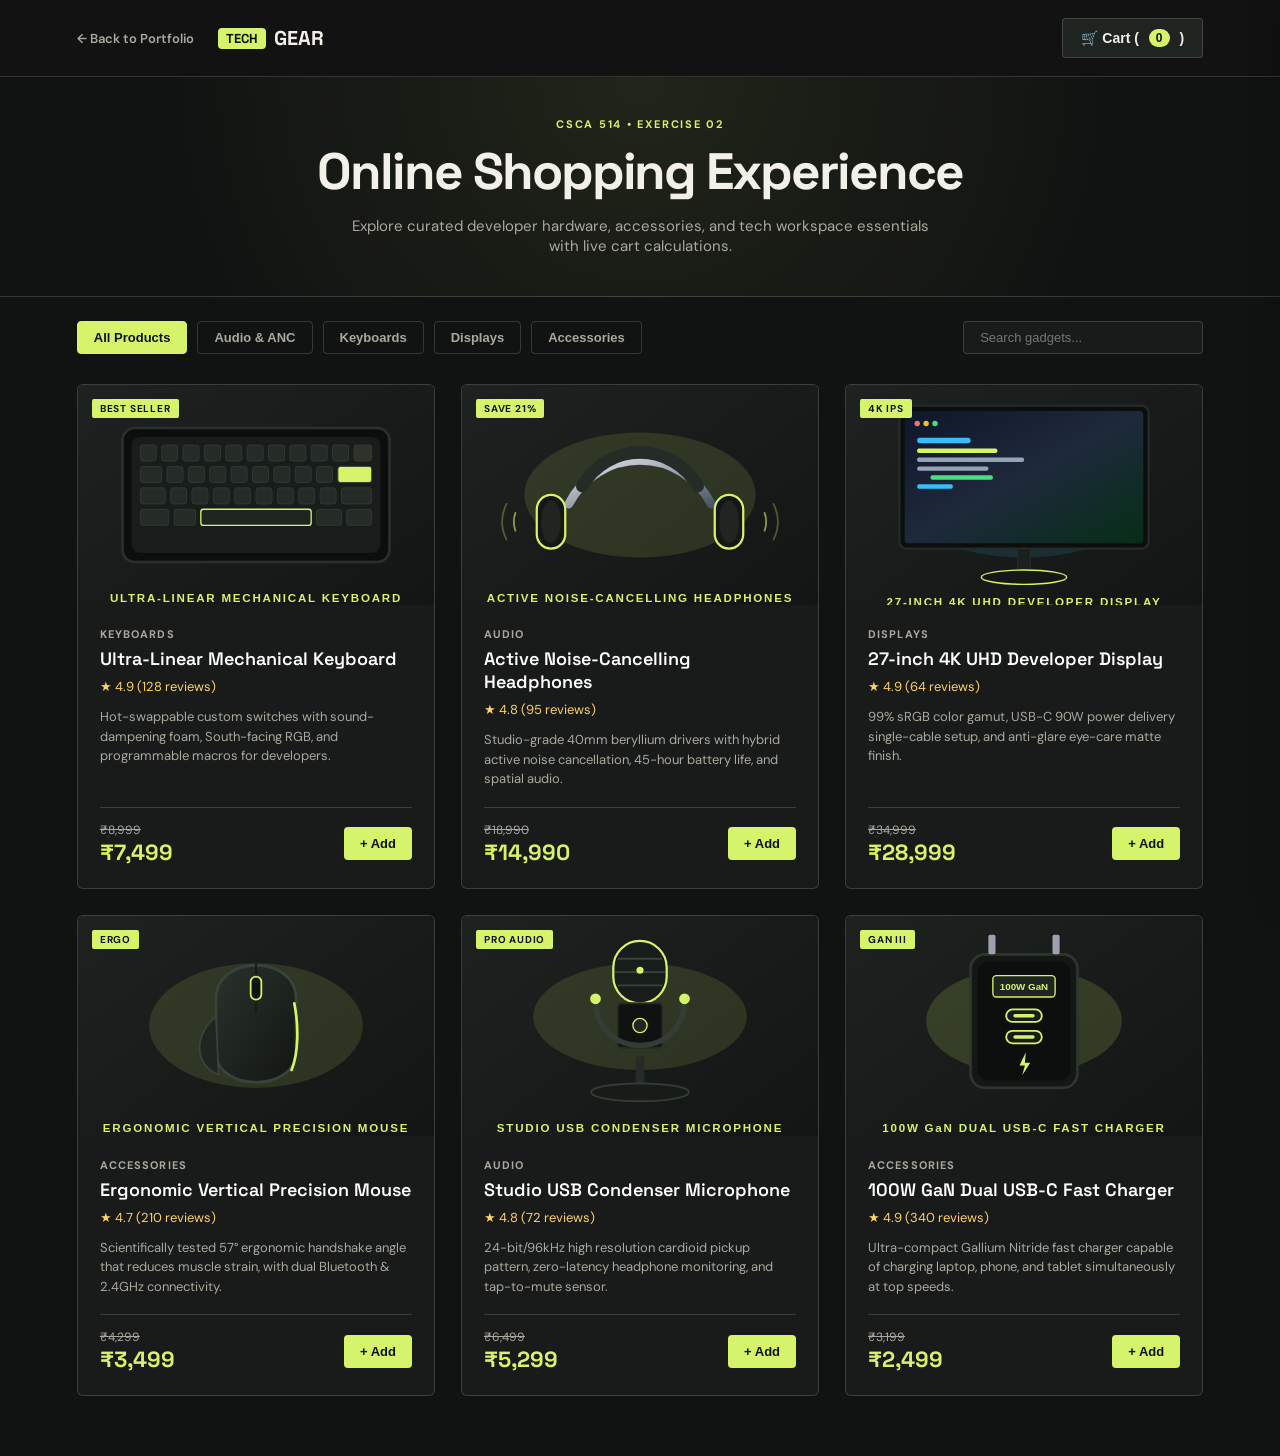
<file: projects/shopping.html>
<!DOCTYPE html>
<html lang="en">
<head>
    <meta charset="UTF-8">
    <meta name="viewport" content="width=device-width, initial-scale=1.0">
    <title>Ex 2: Online Shopping Store | TechGear</title>
    <link rel="preconnect" href="https://fonts.googleapis.com">
    <link rel="preconnect" href="https://fonts.gstatic.com" crossorigin>
    <link href="https://fonts.googleapis.com/css2?family=DM+Sans:wght@400;500;600;700&family=Space+Grotesk:wght@500;600;700&display=swap" rel="stylesheet">
    <style>
        :root {
            --ink: #111312;
            --paper: #f2f0e9;
            --muted: #aaa99f;
            --line: rgba(242, 240, 233, 0.16);
            --lime: #d5f36b;
            --card-bg: #181b19;
            --surface: #202421;
        }
        * { margin: 0; padding: 0; box-sizing: border-box; }
        body {
            background: var(--ink);
            color: var(--paper);
            font-family: 'DM Sans', sans-serif;
            min-height: 100vh;
            display: flex;
            flex-direction: column;
        }
        /* Sticky Navigation Header */
        header {
            position: sticky;
            top: 0;
            z-index: 100;
            background: rgba(17, 19, 18, 0.94);
            backdrop-filter: blur(14px);
            border-bottom: 1px solid var(--line);
            padding: 18px 6vw;
            display: flex;
            justify-content: space-between;
            align-items: center;
            gap: 20px;
        }
        .nav-left { display: flex; align-items: center; gap: 24px; }
        .back-link {
            color: var(--muted);
            text-decoration: none;
            font-size: 13px;
            font-weight: 600;
            display: flex;
            align-items: center;
            gap: 6px;
            transition: 0.2s;
        }
        .back-link:hover { color: var(--lime); }
        .store-brand {
            font-family: 'Space Grotesk', sans-serif;
            font-size: 20px;
            font-weight: 700;
            color: var(--paper);
            display: flex;
            align-items: center;
            gap: 8px;
        }
        .store-brand span {
            background: var(--lime);
            color: var(--ink);
            padding: 2px 8px;
            border-radius: 4px;
            font-size: 13px;
        }
        .cart-trigger {
            background: var(--surface);
            color: var(--paper);
            border: 1px solid var(--line);
            padding: 10px 18px;
            border-radius: 4px;
            font-size: 14px;
            font-weight: 600;
            cursor: pointer;
            display: flex;
            align-items: center;
            gap: 10px;
            transition: 0.2s;
        }
        .cart-trigger:hover { border-color: var(--lime); }
        .cart-badge {
            background: var(--lime);
            color: var(--ink);
            font-size: 12px;
            font-weight: 700;
            padding: 2px 7px;
            border-radius: 99px;
        }

        /* Banner Hero */
        .store-hero {
            padding: 40px 6vw;
            text-align: center;
            border-bottom: 1px solid var(--line);
            background: radial-gradient(circle at 50% 0%, rgba(213,243,107,0.08) 0%, transparent 70%);
        }
        .store-hero .lab-tag {
            color: var(--lime);
            font-size: 11px;
            font-weight: 700;
            letter-spacing: 0.16em;
            text-transform: uppercase;
            margin-bottom: 8px;
        }
        .store-hero h1 {
            font-family: 'Space Grotesk', sans-serif;
            font-size: clamp(32px, 4vw, 52px);
            letter-spacing: -0.04em;
            margin-bottom: 12px;
        }
        .store-hero p {
            color: var(--muted);
            font-size: 15px;
            max-width: 600px;
            margin: 0 auto;
        }

        /* Filter Tabs */
        .controls-bar {
            padding: 24px 6vw 0;
            display: flex;
            justify-content: space-between;
            align-items: center;
            flex-wrap: wrap;
            gap: 16px;
        }
        .categories {
            display: flex;
            gap: 10px;
            flex-wrap: wrap;
        }
        .cat-btn {
            background: transparent;
            color: var(--muted);
            border: 1px solid var(--line);
            padding: 8px 16px;
            border-radius: 4px;
            font-size: 13px;
            font-weight: 600;
            cursor: pointer;
            transition: 0.2s;
        }
        .cat-btn.active, .cat-btn:hover {
            background: var(--lime);
            color: var(--ink);
            border-color: var(--lime);
        }
        .search-box {
            background: var(--card-bg);
            border: 1px solid var(--line);
            padding: 8px 16px;
            border-radius: 4px;
            color: var(--paper);
            font-size: 13px;
            width: 240px;
        }
        .search-box:focus { outline: none; border-color: var(--lime); }

        /* Product Grid: Exactly 3 products per row */
        .products-grid {
            padding: 30px 6vw 60px;
            display: grid;
            grid-template-columns: repeat(3, 1fr);
            gap: 26px;
            max-width: 1300px;
            margin: 0 auto;
        }
        @media (max-width: 1024px) {
            .products-grid {
                grid-template-columns: repeat(2, 1fr);
            }
        }
        @media (max-width: 650px) {
            .products-grid {
                grid-template-columns: 1fr;
            }
        }
        .product-card {
            background: var(--card-bg);
            border: 1px solid var(--line);
            border-radius: 6px;
            overflow: hidden;
            display: flex;
            flex-direction: column;
            transition: 0.3s;
            position: relative;
        }
        .product-card:hover {
            transform: translateY(-5px);
            border-color: var(--lime);
            box-shadow: 0 12px 30px rgba(0,0,0,0.5);
        }
        .product-badge-flag {
            position: absolute;
            top: 14px;
            left: 14px;
            background: var(--lime);
            color: var(--ink);
            font-size: 10px;
            font-weight: 700;
            padding: 3px 8px;
            border-radius: 2px;
            text-transform: uppercase;
            letter-spacing: 0.08em;
            z-index: 2;
        }
        .product-img-wrap {
            height: 220px;
            background: #141715;
            display: flex;
            align-items: center;
            justify-content: center;
            position: relative;
            overflow: hidden;
            cursor: pointer;
        }
        .product-img {
            width: 100%;
            height: 100%;
            object-fit: cover;
            object-position: center;
            transition: transform 0.4s ease;
            display: block;
        }
        .product-card:hover .product-img {
            transform: scale(1.08);
        }
        .product-info {
            padding: 22px;
            display: flex;
            flex-direction: column;
            flex-grow: 1;
        }
        .product-category {
            color: var(--muted);
            font-size: 11px;
            font-weight: 700;
            text-transform: uppercase;
            letter-spacing: 0.1em;
            margin-bottom: 6px;
        }
        .product-title {
            font-family: 'Space Grotesk', sans-serif;
            font-size: 18px;
            font-weight: 600;
            color: #ffffff;
            margin-bottom: 8px;
            cursor: pointer;
        }
        .product-title:hover { color: var(--lime); }
        .product-rating {
            color: #ffd166;
            font-size: 13px;
            margin-bottom: 12px;
            display: flex;
            align-items: center;
            gap: 6px;
        }
        .product-rating span { color: var(--muted); font-size: 12px; }
        .product-desc {
            color: var(--muted);
            font-size: 13px;
            line-height: 1.5;
            margin-bottom: 18px;
            flex-grow: 1;
        }
        .product-bottom {
            display: flex;
            justify-content: space-between;
            align-items: center;
            padding-top: 14px;
            border-top: 1px solid var(--line);
        }
        .price-wrap { display: flex; flex-direction: column; }
        .original-price {
            text-decoration: line-through;
            color: var(--muted);
            font-size: 12px;
        }
        .current-price {
            font-family: 'Space Grotesk', sans-serif;
            font-size: 22px;
            font-weight: 700;
            color: var(--lime);
        }
        .btn-add {
            background: var(--lime);
            color: var(--ink);
            border: none;
            padding: 9px 16px;
            font-weight: 700;
            font-size: 13px;
            border-radius: 4px;
            cursor: pointer;
            transition: 0.2s;
            display: flex;
            align-items: center;
            gap: 6px;
        }
        .btn-add:hover { background: #fff; }

        /* Cart Drawer */
        .cart-overlay {
            position: fixed;
            inset: 0;
            background: rgba(0,0,0,0.75);
            backdrop-filter: blur(4px);
            z-index: 200;
            opacity: 0;
            pointer-events: none;
            transition: 0.3s;
        }
        .cart-overlay.active { opacity: 1; pointer-events: auto; }
        .cart-drawer {
            position: fixed;
            top: 0;
            right: -420px;
            width: min(100vw, 400px);
            height: 100vh;
            background: var(--ink);
            border-left: 1px solid var(--line);
            z-index: 210;
            display: flex;
            flex-direction: column;
            transition: right 0.3s ease;
            box-shadow: -10px 0 30px rgba(0,0,0,0.5);
        }
        .cart-drawer.open { right: 0; }
        .cart-head {
            padding: 22px;
            border-bottom: 1px solid var(--line);
            display: flex;
            justify-content: space-between;
            align-items: center;
        }
        .cart-head h2 {
            font-family: 'Space Grotesk', sans-serif;
            font-size: 20px;
        }
        .cart-close {
            background: transparent;
            color: var(--muted);
            border: none;
            font-size: 24px;
            cursor: pointer;
        }
        .cart-close:hover { color: var(--paper); }
        .cart-items {
            flex-grow: 1;
            overflow-y: auto;
            padding: 20px;
            display: flex;
            flex-direction: column;
            gap: 16px;
        }
        .empty-cart-msg {
            text-align: center;
            color: var(--muted);
            margin: auto;
            padding: 30px 10px;
        }
        .cart-item {
            display: flex;
            gap: 14px;
            background: var(--card-bg);
            border: 1px solid var(--line);
            padding: 12px;
            border-radius: 4px;
            align-items: center;
        }
        .cart-item-icon { font-size: 28px; }
        .cart-item-info { flex-grow: 1; }
        .cart-item-title { font-size: 13px; font-weight: 600; color: #fff; margin-bottom: 4px; }
        .cart-item-price { font-size: 13px; color: var(--lime); font-weight: 700; }
        .cart-item-qty {
            display: flex;
            align-items: center;
            gap: 8px;
            margin-top: 6px;
        }
        .qty-btn {
            background: var(--surface);
            color: var(--paper);
            border: 1px solid var(--line);
            width: 22px;
            height: 22px;
            border-radius: 2px;
            font-size: 13px;
            cursor: pointer;
            display: grid;
            place-items: center;
        }
        .cart-item-remove {
            background: transparent;
            border: none;
            color: #ff6b6b;
            font-size: 16px;
            cursor: pointer;
            padding: 4px;
        }
        .cart-footer {
            padding: 20px;
            border-top: 1px solid var(--line);
            background: var(--card-bg);
        }
        .cart-summary-line {
            display: flex;
            justify-content: space-between;
            font-size: 14px;
            color: var(--muted);
            margin-bottom: 8px;
        }
        .cart-summary-line.total {
            font-size: 18px;
            font-weight: 700;
            color: var(--paper);
            border-top: 1px dashed var(--line);
            padding-top: 12px;
            margin-top: 10px;
        }
        .cart-summary-line.total span:last-child { color: var(--lime); font-family: 'Space Grotesk'; }
        .btn-checkout {
            width: 100%;
            background: var(--lime);
            color: var(--ink);
            padding: 14px;
            border: none;
            border-radius: 4px;
            font-weight: 700;
            font-size: 15px;
            cursor: pointer;
            margin-top: 16px;
            transition: 0.2s;
        }
        .btn-checkout:hover { background: #fff; }

        /* Quick View Modal */
        .modal {
            position: fixed;
            inset: 0;
            background: rgba(0,0,0,0.8);
            z-index: 300;
            display: none;
            align-items: center;
            justify-content: center;
            padding: 20px;
        }
        .modal.open { display: flex; }
        .modal-card {
            background: var(--card-bg);
            border: 1px solid var(--lime);
            max-width: 550px;
            width: 100%;
            border-radius: 8px;
            padding: 28px;
            position: relative;
        }
        .modal-close {
            position: absolute;
            top: 16px;
            right: 16px;
            background: transparent;
            border: none;
            color: var(--muted);
            font-size: 24px;
            cursor: pointer;
        }
        .modal-close:hover { color: #fff; }
    </style>
</head>
<body>

    <header>
        <div class="nav-left">
            <a href="../index.html#projects" class="back-link">
                ← Back to Portfolio
            </a>
            <div class="store-brand">
                <span>TECH</span> GEAR
            </div>
        </div>
        <button class="cart-trigger" id="cart-btn" onclick="toggleCart(true)">
            🛒 Cart (<span class="cart-badge" id="cart-count">0</span>)
        </button>
    </header>

    <main>
        <section class="store-hero">
            <p class="lab-tag">CSCA 514 • Exercise 02</p>
            <h1>Online Shopping Experience</h1>
            <p>Explore curated developer hardware, accessories, and tech workspace essentials with live cart calculations.</p>
        </section>

        <section class="controls-bar">
            <div class="categories" id="cat-tabs">
                <button class="cat-btn active" onclick="filterCategory('All', this)">All Products</button>
                <button class="cat-btn" onclick="filterCategory('Audio', this)">Audio &amp; ANC</button>
                <button class="cat-btn" onclick="filterCategory('Keyboards', this)">Keyboards</button>
                <button class="cat-btn" onclick="filterCategory('Displays', this)">Displays</button>
                <button class="cat-btn" onclick="filterCategory('Accessories', this)">Accessories</button>
            </div>
            <input type="text" class="search-box" id="search-input" placeholder="Search gadgets..." oninput="handleSearch()">
        </section>

        <section class="products-grid" id="products-container">
            <!-- Dynamic products rendered via JS -->
        </section>
    </main>

    <!-- Slide-in Cart -->
    <div class="cart-overlay" id="cart-overlay" onclick="toggleCart(false)"></div>
    <aside class="cart-drawer" id="cart-drawer">
        <div class="cart-head">
            <h2>Shopping Cart (<span id="drawer-count">0</span>)</h2>
            <button class="cart-close" onclick="toggleCart(false)">&times;</button>
        </div>
        <div class="cart-items" id="cart-items-wrap">
            <div class="empty-cart-msg">Your shopping cart is currently empty.</div>
        </div>
        <div class="cart-footer">
            <div class="cart-summary-line">
                <span>Subtotal</span>
                <span id="cart-subtotal">₹0</span>
            </div>
            <div class="cart-summary-line">
                <span>GST (18%)</span>
                <span id="cart-tax">₹0</span>
            </div>
            <div class="cart-summary-line">
                <span>Shipping</span>
                <span style="color:var(--lime);">FREE</span>
            </div>
            <div class="cart-summary-line total">
                <span>Total Amount</span>
                <span id="cart-total">₹0</span>
            </div>
            <button class="btn-checkout" onclick="checkout()">Proceed to Checkout ↗</button>
        </div>
    </aside>

    <!-- Quick View Modal -->
    <div class="modal" id="quick-modal">
        <div class="modal-card">
            <button class="modal-close" onclick="closeModal()">&times;</button>
            <div id="modal-content"></div>
        </div>
    </div>

    <script>
        const products = [
            {
                id: 1,
                title: "Ultra-Linear Mechanical Keyboard",
                category: "Keyboards",
                image: "https://images.unsplash.com/photo-1587829741301-dc798b83add3?auto=format&fit=crop&w=700&q=80",
                fallbackImage: "../images/prod-keyboard.svg",
                price: 7499,
                origPrice: 8999,
                badge: "Best Seller",
                rating: "4.9 (128 reviews)",
                desc: "Hot-swappable custom switches with sound-dampening foam, South-facing RGB, and programmable macros for developers."
            },
            {
                id: 2,
                title: "Active Noise-Cancelling Headphones",
                category: "Audio",
                image: "https://images.unsplash.com/photo-1505740420928-5e560c06d30e?auto=format&fit=crop&w=700&q=80",
                fallbackImage: "../images/prod-headphones.svg",
                price: 14990,
                origPrice: 18990,
                badge: "Save 21%",
                rating: "4.8 (95 reviews)",
                desc: "Studio-grade 40mm beryllium drivers with hybrid active noise cancellation, 45-hour battery life, and spatial audio."
            },
            {
                id: 3,
                title: "27-inch 4K UHD Developer Display",
                category: "Displays",
                image: "https://images.unsplash.com/photo-1527443224154-c4a3942d3acf?auto=format&fit=crop&w=700&q=80",
                fallbackImage: "../images/prod-monitor.svg",
                price: 28999,
                origPrice: 34999,
                badge: "4K IPS",
                rating: "4.9 (64 reviews)",
                desc: "99% sRGB color gamut, USB-C 90W power delivery single-cable setup, and anti-glare eye-care matte finish."
            },
            {
                id: 4,
                title: "Ergonomic Vertical Precision Mouse",
                category: "Accessories",
                image: "https://images.unsplash.com/photo-1615663245857-ac93bb7c39e7?auto=format&fit=crop&w=700&q=80",
                fallbackImage: "../images/prod-mouse.svg",
                price: 3499,
                origPrice: 4299,
                badge: "Ergo",
                rating: "4.7 (210 reviews)",
                desc: "Scientifically tested 57° ergonomic handshake angle that reduces muscle strain, with dual Bluetooth & 2.4GHz connectivity."
            },
            {
                id: 5,
                title: "Studio USB Condenser Microphone",
                category: "Audio",
                image: "https://images.unsplash.com/photo-1590602847861-f357a9332bbc?auto=format&fit=crop&w=700&q=80",
                fallbackImage: "../images/prod-mic.svg",
                price: 5299,
                origPrice: 6499,
                badge: "Pro Audio",
                rating: "4.8 (72 reviews)",
                desc: "24-bit/96kHz high resolution cardioid pickup pattern, zero-latency headphone monitoring, and tap-to-mute sensor."
            },
            {
                id: 6,
                title: "100W GaN Dual USB-C Fast Charger",
                category: "Accessories",
                image: "https://images.unsplash.com/photo-1583863788434-e58a36330cf0?auto=format&fit=crop&w=700&q=80",
                fallbackImage: "../images/prod-charger.svg",
                price: 2499,
                origPrice: 3199,
                badge: "GaN III",
                rating: "4.9 (340 reviews)",
                desc: "Ultra-compact Gallium Nitride fast charger capable of charging laptop, phone, and tablet simultaneously at top speeds."
            }
        ];

        let cart = [];
        let activeCategory = "All";

        function renderProducts(items) {
            const container = document.getElementById('products-container');
            if (items.length === 0) {
                container.innerHTML = '<div style="grid-column: 1/-1; text-align:center; padding: 60px; color: var(--muted);">No matching tech gadgets found.</div>';
                return;
            }
            container.innerHTML = items.map(p => `
                <article class="product-card">
                    <span class="product-badge-flag">${p.badge}</span>
                    <div class="product-img-wrap" onclick="openQuickView(${p.id})">
                        <img src="${p.image}" alt="${p.title}" class="product-img" onerror="this.onerror=null; this.src='${p.fallbackImage}';">
                    </div>
                    <div class="product-info">
                        <div class="product-category">${p.category}</div>
                        <h3 class="product-title" onclick="openQuickView(${p.id})">${p.title}</h3>
                        <div class="product-rating">★ ${p.rating}</div>
                        <p class="product-desc">${p.desc}</p>
                        <div class="product-bottom">
                            <div class="price-wrap">
                                <span class="original-price">₹${p.origPrice.toLocaleString()}</span>
                                <span class="current-price">₹${p.price.toLocaleString()}</span>
                            </div>
                            <button class="btn-add" onclick="addToCart(${p.id})">
                                + Add
                            </button>
                        </div>
                    </div>
                </article>
            `).join('');
        }

        function filterCategory(cat, btn) {
            activeCategory = cat;
            document.querySelectorAll('.cat-btn').forEach(b => b.classList.remove('active'));
            if (btn) btn.classList.add('active');
            handleSearch();
        }

        function handleSearch() {
            const q = document.getElementById('search-input').value.toLowerCase();
            const filtered = products.filter(p => {
                const matchCat = activeCategory === 'All' || p.category === activeCategory;
                const matchQuery = p.title.toLowerCase().includes(q) || p.desc.toLowerCase().includes(q);
                return matchCat && matchQuery;
            });
            renderProducts(filtered);
        }

        function addToCart(id) {
            const product = products.find(p => p.id === id);
            const existing = cart.find(item => item.id === id);
            if (existing) {
                existing.qty++;
            } else {
                cart.push({ ...product, qty: 1 });
            }
            updateCart();
            toggleCart(true);
        }

        function updateCart() {
            const totalQty = cart.reduce((sum, item) => sum + item.qty, 0);
            document.getElementById('cart-count').textContent = totalQty;
            document.getElementById('drawer-count').textContent = totalQty;

            const wrap = document.getElementById('cart-items-wrap');
            if (cart.length === 0) {
                wrap.innerHTML = '<div class="empty-cart-msg">Your shopping cart is currently empty.</div>';
                document.getElementById('cart-subtotal').textContent = '₹0';
                document.getElementById('cart-tax').textContent = '₹0';
                document.getElementById('cart-total').textContent = '₹0';
                return;
            }

            let subtotal = 0;
            wrap.innerHTML = cart.map(item => {
                const itemTotal = item.price * item.qty;
                subtotal += itemTotal;
                return `
                    <div class="cart-item">
                        <img src="${item.image}" alt="${item.title}" onerror="this.onerror=null; this.src='${item.fallbackImage}';" style="width:40px;height:40px;border-radius:4px;object-fit:cover;border:1px solid var(--line);flex-shrink:0;">
                        <div class="cart-item-info">
                            <div class="cart-item-title">${item.title}</div>
                            <div class="cart-item-price">₹${item.price.toLocaleString()}</div>
                            <div class="cart-item-qty">
                                <button class="qty-btn" onclick="changeQty(${item.id}, -1)">-</button>
                                <span>${item.qty}</span>
                                <button class="qty-btn" onclick="changeQty(${item.id}, 1)">+</button>
                            </div>
                        </div>
                        <button class="cart-item-remove" title="Remove" onclick="removeFromCart(${item.id})">&times;</button>
                    </div>
                `;
            }).join('');

            const tax = Math.round(subtotal * 0.18);
            const total = subtotal + tax;

            document.getElementById('cart-subtotal').textContent = '₹' + subtotal.toLocaleString();
            document.getElementById('cart-tax').textContent = '₹' + tax.toLocaleString();
            document.getElementById('cart-total').textContent = '₹' + total.toLocaleString();
        }

        function changeQty(id, delta) {
            const item = cart.find(i => i.id === id);
            if (!item) return;
            item.qty += delta;
            if (item.qty <= 0) {
                cart = cart.filter(i => i.id !== id);
            }
            updateCart();
        }

        function removeFromCart(id) {
            cart = cart.filter(i => i.id !== id);
            updateCart();
        }

        function toggleCart(open) {
            document.getElementById('cart-drawer').classList.toggle('open', open);
            document.getElementById('cart-overlay').classList.toggle('active', open);
        }

        function openQuickView(id) {
            const p = products.find(x => x.id === id);
            if (!p) return;
            document.getElementById('modal-content').innerHTML = `
                <img src="${p.image}" alt="${p.title}" style="width:100%; height:200px; object-fit:cover; border-radius:6px; margin-bottom:16px; border:1px solid var(--line);" onerror="this.onerror=null; this.src='${p.fallbackImage}';">
                <div style="color:var(--lime); font-size:12px; font-weight:700; text-transform:uppercase;">${p.category} • ${p.badge}</div>
                <h2 style="font-family:'Space Grotesk'; font-size: 24px; margin: 8px 0; color:#fff;">${p.title}</h2>
                <div style="color:#ffd166; font-size:14px; margin-bottom: 16px;">★ ${p.rating}</div>
                <p style="color:var(--muted); line-height: 1.6; margin-bottom: 20px;">${p.desc}</p>
                <div style="display:flex; justify-content:space-between; align-items:center; border-top:1px solid var(--line); padding-top:16px;">
                    <div>
                        <div style="font-size:12px; color:var(--muted); text-decoration:line-through;">₹${p.origPrice.toLocaleString()}</div>
                        <div style="font-family:'Space Grotesk'; font-size:24px; font-weight:700; color:var(--lime);">₹${p.price.toLocaleString()}</div>
                    </div>
                    <button class="btn-add" onclick="addToCart(${p.id}); closeModal();" style="padding:12px 24px;">+ Add to Cart</button>
                </div>
            `;
            document.getElementById('quick-modal').classList.add('open');
        }

        function closeModal() {
            document.getElementById('quick-modal').classList.remove('open');
        }

        function checkout() {
            if (cart.length === 0) {
                alert("Your cart is empty! Add products before checking out.");
                return;
            }
            const total = document.getElementById('cart-total').textContent;
            alert(`🎉 Order Placed Successfully!\n\nTotal Paid: ${total}\nThank you for shopping at TechGear.`);
            cart = [];
            updateCart();
            toggleCart(false);
        }

        // Initialize
        renderProducts(products);
    </script>
</body>
</html>
</file>
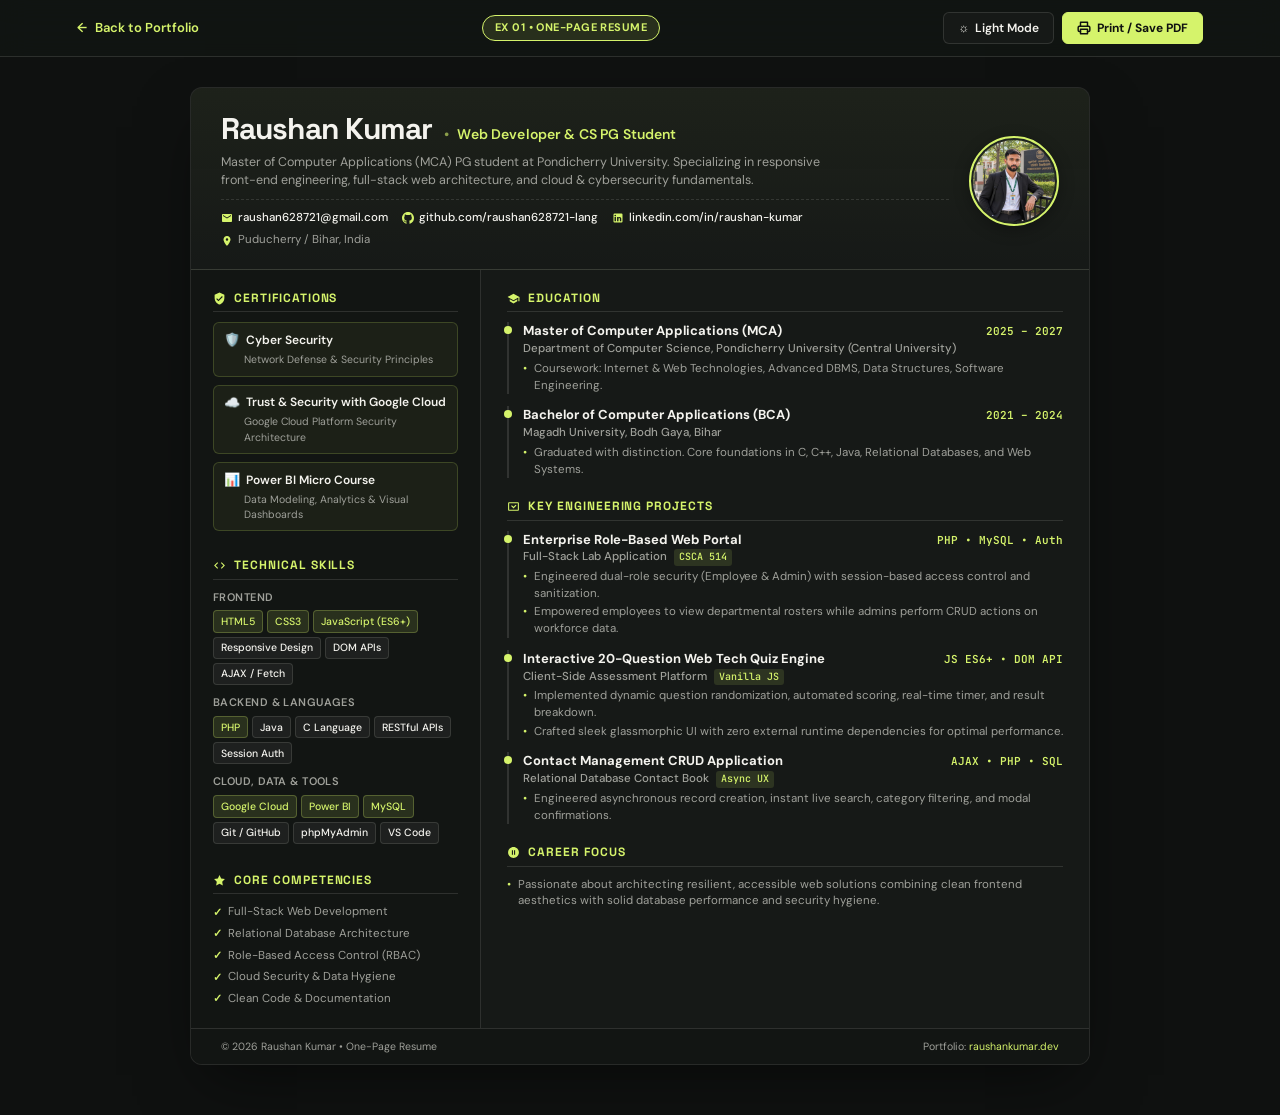
<file: projects/static-resume.html>
<!DOCTYPE html>
<html lang="en" data-theme="dark">
<head>
    <meta charset="UTF-8">
    <meta name="viewport" content="width=device-width, initial-scale=1.0">
    <title>Raushan Kumar | One Page Resume</title>
    <meta name="description" content="One Page Resume of Raushan Kumar - Web Developer & Computer Science PG Student (MCA, Pondicherry University)">
    
    <!-- Google Fonts -->
    <link rel="preconnect" href="https://fonts.googleapis.com">
    <link rel="preconnect" href="https://fonts.gstatic.com" crossorigin>
    <link href="https://fonts.googleapis.com/css2?family=DM+Sans:ital,opsz,wght@0,9..40,400;0,9..40,500;0,9..40,600;0,9..40,700;1,9..40,400&family=Space+Grotesk:wght@500;600;700&family=JetBrains+Mono:wght@400;500&display=swap" rel="stylesheet">

    <style>
        :root {
            --ink: #0f1110;
            --paper: #f4f3ee;
            --muted: #9fa09a;
            --muted-dark: #63655f;
            --line: rgba(244, 243, 238, 0.12);
            --lime: #d5f36b;
            --lime-hover: #bce04e;
            --lime-soft: rgba(213, 243, 107, 0.12);
            --card-bg: #161917;
            --card-border: rgba(244, 243, 238, 0.08);
            --sidebar-bg: #121513;
            --accent-blue: #60a5fa;
            --font-heading: 'Space Grotesk', -apple-system, BlinkMacSystemFont, sans-serif;
            --font-body: 'DM Sans', -apple-system, BlinkMacSystemFont, sans-serif;
            --font-mono: 'JetBrains Mono', monospace;
        }

        [data-theme="light"] {
            --ink: #f8fafc;
            --paper: #0f172a;
            --muted: #475569;
            --muted-dark: #64748b;
            --line: rgba(15, 23, 42, 0.12);
            --lime: #0284c7;
            --lime-hover: #0369a1;
            --lime-soft: rgba(2, 132, 199, 0.1);
            --card-bg: #ffffff;
            --card-border: rgba(15, 23, 42, 0.1);
            --sidebar-bg: #f1f5f9;
            --accent-blue: #0284c7;
        }

        * {
            margin: 0;
            padding: 0;
            box-sizing: border-box;
        }

        body {
            background-color: var(--ink);
            color: var(--paper);
            font-family: var(--font-body);
            line-height: 1.45;
            -webkit-font-smoothing: antialiased;
            min-height: 100vh;
            display: flex;
            flex-direction: column;
            transition: background-color 0.25s ease, color 0.25s ease;
        }

        /* Top Action Bar (hidden on print) */
        .top-nav {
            position: sticky;
            top: 0;
            z-index: 100;
            background: rgba(18, 21, 19, 0.88);
            backdrop-filter: blur(14px);
            border-bottom: 1px solid var(--line);
            padding: 12px 6vw;
            display: flex;
            justify-content: space-between;
            align-items: center;
            gap: 12px;
        }

        [data-theme="light"] .top-nav {
            background: rgba(255, 255, 255, 0.88);
        }

        .back-link {
            display: inline-flex;
            align-items: center;
            gap: 8px;
            color: var(--lime);
            text-decoration: none;
            font-weight: 600;
            font-size: 13px;
            transition: transform 0.2s ease, color 0.2s ease;
        }
        .back-link:hover {
            transform: translateX(-3px);
        }

        .badge-pill {
            background: var(--lime-soft);
            color: var(--lime);
            border: 1px solid currentColor;
            padding: 4px 12px;
            border-radius: 99px;
            font-size: 11px;
            font-weight: 700;
            letter-spacing: 0.04em;
            text-transform: uppercase;
        }

        .nav-actions {
            display: flex;
            gap: 8px;
            align-items: center;
        }

        .btn-nav {
            display: inline-flex;
            align-items: center;
            gap: 6px;
            border: 1px solid var(--line);
            background: var(--card-bg);
            color: var(--paper);
            padding: 7px 14px;
            font-family: var(--font-body);
            font-size: 12px;
            font-weight: 600;
            border-radius: 6px;
            cursor: pointer;
            transition: all 0.2s ease;
            text-decoration: none;
        }
        .btn-nav:hover {
            border-color: var(--lime);
            color: var(--lime);
            transform: translateY(-1px);
        }

        .btn-primary {
            background: var(--lime);
            color: #0f1110;
            border-color: var(--lime);
            font-weight: 700;
        }
        .btn-primary:hover {
            background: var(--lime-hover);
            color: #0f1110;
            box-shadow: 0 4px 14px rgba(213, 243, 107, 0.25);
        }

        /* Resume Main Sheet */
        .resume-page-wrapper {
            flex: 1;
            display: flex;
            justify-content: center;
            align-items: flex-start;
            padding: 30px 16px 50px;
        }

        .resume-sheet {
            width: 100%;
            max-width: 900px;
            background: var(--card-bg);
            border: 1px solid var(--card-border);
            border-radius: 12px;
            overflow: hidden;
            box-shadow: 0 25px 60px -15px rgba(0, 0, 0, 0.5);
            display: flex;
            flex-direction: column;
            transition: all 0.25s ease;
        }

        /* ---------------- Header Banner ---------------- */
        .resume-header {
            padding: 24px 30px 20px;
            border-bottom: 1px solid var(--line);
            background: linear-gradient(180deg, rgba(213, 243, 107, 0.04) 0%, transparent 100%);
            display: flex;
            justify-content: space-between;
            align-items: center;
            gap: 20px;
        }

        .header-main {
            flex: 1;
        }

        .name-row {
            display: flex;
            align-items: baseline;
            gap: 12px;
            flex-wrap: wrap;
            margin-bottom: 4px;
        }

        .name-row h1 {
            font-family: var(--font-heading);
            font-size: 30px;
            font-weight: 700;
            letter-spacing: -0.03em;
            color: var(--paper);
            line-height: 1.15;
        }

        .title-tagline {
            font-family: var(--font-body);
            font-size: 14px;
            font-weight: 600;
            color: var(--lime);
            letter-spacing: 0.01em;
            display: flex;
            align-items: center;
            gap: 8px;
        }

        .title-tagline::before {
            content: "•";
            opacity: 0.6;
        }

        .summary-subtext {
            font-size: 12.5px;
            color: var(--muted);
            margin-top: 6px;
            max-width: 620px;
            line-height: 1.45;
        }

        /* Contact strip */
        .contact-strip {
            display: flex;
            flex-wrap: wrap;
            gap: 6px 14px;
            margin-top: 10px;
            padding-top: 10px;
            border-top: 1px dashed var(--line);
            font-size: 11.5px;
        }

        .contact-item {
            display: inline-flex;
            align-items: center;
            gap: 5px;
            color: var(--muted);
            text-decoration: none;
            transition: color 0.15s ease;
        }
        .contact-item svg {
            width: 12px;
            height: 12px;
            fill: currentColor;
            color: var(--lime);
            flex-shrink: 0;
        }
        .contact-item a {
            color: var(--paper);
            text-decoration: none;
            font-weight: 500;
        }
        .contact-item a:hover {
            color: var(--lime);
            text-decoration: underline;
        }

        /* Profile avatar */
        .header-avatar {
            width: 90px;
            height: 90px;
            border-radius: 50%;
            border: 2px solid var(--lime);
            padding: 2px;
            overflow: hidden;
            flex-shrink: 0;
            background: #1f2420;
            box-shadow: 0 4px 16px rgba(0,0,0,0.3);
            display: flex;
            align-items: center;
            justify-content: center;
        }

        .header-avatar img {
            width: 100%;
            height: 100%;
            object-fit: cover;
            border-radius: 50%;
        }

        .avatar-initials {
            font-family: var(--font-heading);
            font-weight: 700;
            font-size: 30px;
            color: var(--lime);
        }

        /* ---------------- Two-Column Body ---------------- */
        .resume-body {
            display: grid;
            grid-template-columns: 290px 1fr;
            min-height: 720px;
        }

        .col-left {
            background: var(--sidebar-bg);
            border-right: 1px solid var(--line);
            padding: 20px 22px;
            display: flex;
            flex-direction: column;
            gap: 18px;
        }

        .col-right {
            padding: 20px 26px;
            display: flex;
            flex-direction: column;
            gap: 18px;
        }

        /* Section Headings */
        .sec-head {
            font-family: var(--font-heading);
            font-size: 12px;
            font-weight: 700;
            letter-spacing: 0.08em;
            text-transform: uppercase;
            color: var(--lime);
            display: flex;
            align-items: center;
            gap: 8px;
            margin-bottom: 10px;
            padding-bottom: 4px;
            border-bottom: 1px solid var(--line);
        }

        .sec-head svg {
            width: 13px;
            height: 13px;
            fill: currentColor;
        }

        /* Left Column Blocks */
        .cert-card {
            background: rgba(213, 243, 107, 0.05);
            border: 1px solid rgba(213, 243, 107, 0.18);
            border-radius: 6px;
            padding: 8px 10px;
            margin-bottom: 8px;
            transition: transform 0.15s ease, border-color 0.15s ease;
        }
        .cert-card:hover {
            border-color: var(--lime);
            transform: translateY(-1px);
        }
        .cert-title {
            font-size: 12px;
            font-weight: 600;
            color: var(--paper);
            display: flex;
            align-items: center;
            gap: 6px;
        }
        .cert-title .cert-icon {
            font-size: 13px;
        }
        .cert-issuer {
            font-size: 10.5px;
            color: var(--muted);
            margin-top: 2px;
            padding-left: 20px;
        }

        .skill-group {
            margin-bottom: 10px;
        }
        .skill-group-title {
            font-size: 11px;
            font-weight: 600;
            text-transform: uppercase;
            letter-spacing: 0.04em;
            color: var(--muted);
            margin-bottom: 5px;
        }
        .tags-cluster {
            display: flex;
            flex-wrap: wrap;
            gap: 4px;
        }
        .tag-pill {
            font-size: 10.5px;
            padding: 2.5px 7px;
            border-radius: 4px;
            background: rgba(244, 243, 238, 0.05);
            border: 1px solid var(--line);
            color: var(--paper);
            font-weight: 500;
        }
        .tag-pill.highlight {
            background: var(--lime-soft);
            border-color: rgba(213, 243, 107, 0.25);
            color: var(--lime);
        }

        .strength-list {
            list-style: none;
            display: flex;
            flex-direction: column;
            gap: 5px;
            font-size: 11.5px;
            color: var(--muted);
        }
        .strength-list li {
            display: flex;
            align-items: center;
            gap: 6px;
        }
        .strength-list li::before {
            content: "✓";
            color: var(--lime);
            font-weight: 700;
            font-size: 11px;
        }

        /* Right Column Blocks */
        .timeline-item {
            position: relative;
            padding-left: 14px;
            border-left: 2px solid var(--line);
            margin-bottom: 12px;
        }
        .timeline-item:last-child {
            margin-bottom: 0;
        }
        .timeline-item::before {
            content: "";
            position: absolute;
            left: -5px;
            top: 4px;
            width: 8px;
            height: 8px;
            border-radius: 50%;
            background: var(--lime);
        }

        .item-head {
            display: flex;
            justify-content: space-between;
            align-items: baseline;
            flex-wrap: wrap;
            gap: 4px;
        }
        .item-role {
            font-size: 13px;
            font-weight: 700;
            color: var(--paper);
        }
        .item-period {
            font-family: var(--font-mono);
            font-size: 11px;
            color: var(--lime);
            font-weight: 600;
        }
        .item-org {
            font-size: 11.5px;
            font-weight: 500;
            color: var(--muted);
            margin-bottom: 3px;
        }
        .item-bullets {
            list-style: none;
            margin-top: 3px;
            font-size: 11.5px;
            color: var(--muted);
            line-height: 1.45;
        }
        .item-bullets li {
            position: relative;
            padding-left: 11px;
            margin-bottom: 2px;
        }
        .item-bullets li::before {
            content: "•";
            position: absolute;
            left: 0;
            color: var(--lime);
        }
        .tech-inline {
            display: inline-block;
            font-family: var(--font-mono);
            font-size: 10px;
            color: var(--lime);
            background: var(--lime-soft);
            padding: 1px 5px;
            border-radius: 3px;
            margin-left: 4px;
        }

        /* Footer Stamp */
        .resume-footer {
            padding: 10px 30px;
            border-top: 1px solid var(--line);
            background: var(--sidebar-bg);
            display: flex;
            justify-content: space-between;
            align-items: center;
            font-size: 10.5px;
            color: var(--muted);
        }
        .resume-footer a {
            color: var(--lime);
            text-decoration: none;
        }

        /* ---------------- Print Optimization (Strict 1-Page A4) ---------------- */
        @page {
            size: A4 portrait;
            margin: 8mm;
        }

        @media print {
            body {
                background: #ffffff !important;
                color: #0f172a !important;
                padding: 0 !important;
                margin: 0 !important;
            }

            .top-nav {
                display: none !important;
            }

            .resume-page-wrapper {
                padding: 0 !important;
                margin: 0 !important;
            }

            .resume-sheet {
                max-width: 100% !important;
                box-shadow: none !important;
                border: none !important;
                border-radius: 0 !important;
                background: #ffffff !important;
                page-break-inside: avoid !important;
            }

            .resume-header {
                padding: 0 0 12px 0 !important;
                background: none !important;
                border-bottom: 2px solid #0f172a !important;
            }

            .name-row h1 {
                color: #0f172a !important;
                font-size: 26px !important;
            }

            .title-tagline {
                color: #0284c7 !important;
                font-size: 13px !important;
            }

            .summary-subtext, .contact-item, .item-org, .item-bullets, .strength-list {
                color: #334155 !important;
            }

            .contact-item a {
                color: #0f172a !important;
            }

            .contact-item svg {
                color: #0284c7 !important;
                fill: #0284c7 !important;
            }

            .header-avatar {
                width: 75px !important;
                height: 75px !important;
                border-color: #0284c7 !important;
            }

            .resume-body {
                grid-template-columns: 260px 1fr !important;
                min-height: auto !important;
            }

            .col-left {
                background: #f8fafc !important;
                border-right: 1px solid #cbd5e1 !important;
                padding: 12px 14px !important;
                gap: 12px !important;
            }

            .col-right {
                padding: 12px 16px !important;
                gap: 12px !important;
            }

            .sec-head {
                color: #0284c7 !important;
                border-bottom: 1.5px solid #0284c7 !important;
                margin-bottom: 6px !important;
                font-size: 11px !important;
            }

            .cert-card {
                background: #f0f9ff !important;
                border: 1px solid #bae6fd !important;
                padding: 6px 8px !important;
                margin-bottom: 5px !important;
            }
            .cert-title {
                color: #0f172a !important;
                font-size: 11px !important;
            }
            .cert-issuer {
                color: #475569 !important;
            }

            .tag-pill {
                background: #ffffff !important;
                border: 1px solid #cbd5e1 !important;
                color: #1e293b !important;
                font-size: 9.5px !important;
                padding: 1px 5px !important;
            }
            .tag-pill.highlight {
                background: #e0f2fe !important;
                border-color: #7dd3fc !important;
                color: #0369a1 !important;
            }

            .timeline-item {
                border-left-color: #cbd5e1 !important;
                margin-bottom: 8px !important;
                padding-left: 10px !important;
            }
            .timeline-item::before {
                background: #0284c7 !important;
                width: 6px !important;
                height: 6px !important;
                left: -4px !important;
            }

            .item-role {
                color: #0f172a !important;
                font-size: 12px !important;
            }
            .item-period {
                color: #0284c7 !important;
                font-size: 10px !important;
            }
            .item-bullets {
                font-size: 10.5px !important;
                line-height: 1.35 !important;
            }
            .tech-inline {
                background: #f1f5f9 !important;
                color: #0369a1 !important;
                border: 1px solid #cbd5e1 !important;
                font-size: 9px !important;
            }

            .resume-footer {
                display: none !important;
            }
        }

        /* Mobile Responsiveness */
        @media (max-width: 768px) {
            .resume-body {
                grid-template-columns: 1fr;
            }
            .col-left {
                border-right: none;
                border-bottom: 1px solid var(--line);
            }
            .resume-header {
                flex-direction: column-reverse;
                align-items: flex-start;
            }
            .name-row h1 {
                font-size: 24px;
            }
            .top-nav {
                padding: 10px 4vw;
            }
        }
    </style>
</head>
<body>

    <!-- Top Floating Navigation -->
    <header class="top-nav">
        <a href="../index.html#projects" class="back-link">
            <span>←</span> Back to Portfolio
        </a>
        <span class="badge-pill">Ex 01 • One-Page Resume</span>
        <div class="nav-actions">
            <button class="btn-nav" id="theme-btn" onclick="toggleTheme()" title="Toggle Light/Dark Theme">
                <span id="theme-icon">☼</span> <span id="theme-label">Light Mode</span>
            </button>
            <button class="btn-nav btn-primary" onclick="window.print()" title="Print or save as 1-page PDF">
                <svg width="14" height="14" viewBox="0 0 24 24" fill="none" stroke="currentColor" stroke-width="2.5" stroke-linecap="round" stroke-linejoin="round">
                    <polyline points="6 9 6 2 18 2 18 9"></polyline>
                    <path d="M6 18H4a2 2 0 0 1-2-2v-5a2 2 0 0 1 2-2h16a2 2 0 0 1 2 2v5a2 2 0 0 1-2 2h-2"></path>
                    <rect x="6" y="14" width="12" height="8"></rect>
                </svg>
                Print / Save PDF
            </button>
        </div>
    </header>

    <!-- Resume Wrapper -->
    <div class="resume-page-wrapper">
        <main class="resume-sheet" id="resume-sheet">
            
            <!-- Header Section -->
            <header class="resume-header">
                <div class="header-main">
                    <div class="name-row">
                        <h1>Raushan Kumar</h1>
                        <span class="title-tagline">Web Developer &amp; CS PG Student</span>
                    </div>
                    <p class="summary-subtext">
                        Master of Computer Applications (MCA) PG student at Pondicherry University. Specializing in responsive front-end engineering, full-stack web architecture, and cloud &amp; cybersecurity fundamentals.
                    </p>
                    
                    <!-- Contact Details Strip -->
                    <div class="contact-strip">
                        <span class="contact-item">
                            <svg viewBox="0 0 24 24"><path d="M20 4H4c-1.1 0-1.99.9-1.99 2L2 18c0 1.1.9 2 2 2h16c1.1 0 2-.9 2-2V6c0-1.1-.9-2-2-2zm0 4l-8 5-8-5V6l8 5 8-5v2z"/></svg>
                            <a href="mailto:raushan628721@gmail.com">raushan628721@gmail.com</a>
                        </span>
                        <span class="contact-item">
                            <svg viewBox="0 0 24 24"><path d="M12 0C5.37 0 0 5.37 0 12c0 5.31 3.435 9.795 8.205 11.385.6.105.825-.255.825-.57 0-.285-.015-1.23-.015-2.235-3.015.555-3.795-.735-4.035-1.41-.135-.345-.72-1.41-1.23-1.695-.42-.225-1.02-.78-.015-.795.945-.015 1.62.87 1.845 1.23 1.08 1.815 2.805 1.305 3.495.99.105-.78.42-1.305.765-1.605-2.67-.3-5.46-1.335-5.46-5.925 0-1.305.465-2.385 1.23-3.225-.12-.3-.54-1.53.12-3.18 0 0 1.005-.315 3.3 1.23.96-.27 1.98-.405 3-.405s2.04.135 3 .405c2.295-1.56 3.3-1.23 3.3-1.23.66 1.65.24 2.88.12 3.18.765.84 1.23 1.905 1.23 3.225 0 4.605-2.805 5.625-5.475 5.925.435.375.81 1.095.81 2.22 0 1.605-.015 2.895-.015 3.3 0 .315.225.69.825.57A12.02 12.02 0 0024 12c0-6.63-5.37-12-12-12z"/></svg>
                            <a href="https://github.com/raushan628721-lang" target="_blank" rel="noopener noreferrer">github.com/raushan628721-lang</a>
                        </span>
                        <span class="contact-item">
                            <svg viewBox="0 0 24 24"><path d="M19 3a2 2 0 0 1 2 2v14a2 2 0 0 1-2 2H5a2 2 0 0 1-2-2V5a2 2 0 0 1 2-2h14m-.5 15.5v-5.3a3.26 3.26 0 0 0-3.26-3.26c-.85 0-1.84.52-2.28 1.3v-1.11h-2.79v8.37h2.79v-4.93c0-.77.62-1.4 1.39-1.4a1.4 1.4 0 0 1 1.4 1.4v4.93h2.75M6.46 8.76a1.64 1.64 0 1 0 0-3.28 1.64 1.64 0 0 0 0 3.28m1.4 9.74v-8.37H5.06v8.37h2.8z"/></svg>
                            <a href="https://www.linkedin.com/in/raushan-kumar-3b133a384" target="_blank" rel="noopener noreferrer">linkedin.com/in/raushan-kumar</a>
                        </span>
                        <span class="contact-item">
                            <svg viewBox="0 0 24 24"><path d="M12 2C8.13 2 5 5.13 5 9c0 5.25 7 13 7 13s7-7.75 7-13c0-3.87-3.13-7-7-7zm0 9.5a2.5 2.5 0 0 1 0-5 2.5 2.5 0 0 1 0 5z"/></svg>
                            <span>Puducherry / Bihar, India</span>
                        </span>
                    </div>
                </div>

                <!-- Avatar Profile -->
                <div class="header-avatar">
                    <img src="../profile.jpg" alt="Raushan Kumar" onerror="this.style.display='none'; document.getElementById('avatar-fallback').style.display='flex';">
                    <div id="avatar-fallback" class="avatar-initials" style="display:none;">RK</div>
                </div>
            </header>

            <!-- 2-Column Main Content -->
            <div class="resume-body">
                
                <!-- Left Sidebar: Certifications, Skills, Strengths -->
                <aside class="col-left">
                    
                    <!-- Certifications Section -->
                    <section>
                        <h2 class="sec-head">
                            <svg viewBox="0 0 24 24"><path d="M12 1L3 5v6c0 5.55 3.84 10.74 9 12 5.16-1.26 9-6.45 9-12V5l-9-4zm-2 16l-4-4 1.41-1.41L10 14.17l6.59-6.59L18 9l-8 8z"/></svg>
                            Certifications
                        </h2>

                        <div class="cert-card">
                            <div class="cert-title">
                                <span class="cert-icon">🛡️</span> Cyber Security
                            </div>
                            <div class="cert-issuer">Network Defense &amp; Security Principles</div>
                        </div>

                        <div class="cert-card">
                            <div class="cert-title">
                                <span class="cert-icon">☁️</span> Trust &amp; Security with Google Cloud
                            </div>
                            <div class="cert-issuer">Google Cloud Platform Security Architecture</div>
                        </div>

                        <div class="cert-card">
                            <div class="cert-title">
                                <span class="cert-icon">📊</span> Power BI Micro Course
                            </div>
                            <div class="cert-issuer">Data Modeling, Analytics &amp; Visual Dashboards</div>
                        </div>
                    </section>

                    <!-- Technical Skills -->
                    <section>
                        <h2 class="sec-head">
                            <svg viewBox="0 0 24 24"><path d="M9.4 16.6L4.8 12l4.6-4.6L8 6l-6 6 6 6 1.4-1.4zm5.2 0l4.6-4.6-4.6-4.6L16 6l6 6-6 6-1.4-1.4z"/></svg>
                            Technical Skills
                        </h2>

                        <div class="skill-group">
                            <div class="skill-group-title">Frontend</div>
                            <div class="tags-cluster">
                                <span class="tag-pill highlight">HTML5</span>
                                <span class="tag-pill highlight">CSS3</span>
                                <span class="tag-pill highlight">JavaScript (ES6+)</span>
                                <span class="tag-pill">Responsive Design</span>
                                <span class="tag-pill">DOM APIs</span>
                                <span class="tag-pill">AJAX / Fetch</span>
                            </div>
                        </div>

                        <div class="skill-group">
                            <div class="skill-group-title">Backend &amp; Languages</div>
                            <div class="tags-cluster">
                                <span class="tag-pill highlight">PHP</span>
                                <span class="tag-pill">Java</span>
                                <span class="tag-pill">C Language</span>
                                <span class="tag-pill">RESTful APIs</span>
                                <span class="tag-pill">Session Auth</span>
                            </div>
                        </div>

                        <div class="skill-group">
                            <div class="skill-group-title">Cloud, Data &amp; Tools</div>
                            <div class="tags-cluster">
                                <span class="tag-pill highlight">Google Cloud</span>
                                <span class="tag-pill highlight">Power BI</span>
                                <span class="tag-pill highlight">MySQL</span>
                                <span class="tag-pill">Git / GitHub</span>
                                <span class="tag-pill">phpMyAdmin</span>
                                <span class="tag-pill">VS Code</span>
                            </div>
                        </div>
                    </section>

                    <!-- Core Strengths -->
                    <section>
                        <h2 class="sec-head">
                            <svg viewBox="0 0 24 24"><path d="M12 2l3.09 6.26L22 9.27l-5 4.87 1.18 6.88L12 17.77l-6.18 3.25L7 14.14 2 9.27l6.91-1.01L12 2z"/></svg>
                            Core Competencies
                        </h2>
                        <ul class="strength-list">
                            <li>Full-Stack Web Development</li>
                            <li>Relational Database Architecture</li>
                            <li>Role-Based Access Control (RBAC)</li>
                            <li>Cloud Security &amp; Data Hygiene</li>
                            <li>Clean Code &amp; Documentation</li>
                        </ul>
                    </section>

                </aside>

                <!-- Right Column: Education, Academic & Lab Projects -->
                <div class="col-right">

                    <!-- Education -->
                    <section>
                        <h2 class="sec-head">
                            <svg viewBox="0 0 24 24"><path d="M5 13.18v4L12 21l7-3.82v-4L12 17l-7-3.82zM12 3L1 9l11 6 9-4.91V17h2V9L12 3z"/></svg>
                            Education
                        </h2>

                        <div class="timeline-item">
                            <div class="item-head">
                                <span class="item-role">Master of Computer Applications (MCA)</span>
                                <span class="item-period">2025 – 2027</span>
                            </div>
                            <div class="item-org">Department of Computer Science, Pondicherry University (Central University)</div>
                            <ul class="item-bullets">
                                <li>Coursework: Internet &amp; Web Technologies, Advanced DBMS, Data Structures, Software Engineering.</li>
                            </ul>
                        </div>

                        <div class="timeline-item">
                            <div class="item-head">
                                <span class="item-role">Bachelor of Computer Applications (BCA)</span>
                                <span class="item-period">2021 – 2024</span>
                            </div>
                            <div class="item-org">Magadh University, Bodh Gaya, Bihar</div>
                            <ul class="item-bullets">
                                <li>Graduated with distinction. Core foundations in C, C++, Java, Relational Databases, and Web Systems.</li>
                            </ul>
                        </div>
                    </section>

                    <!-- Selected Key Projects -->
                    <section>
                        <h2 class="sec-head">
                            <svg viewBox="0 0 24 24"><path d="M4 6h16v12H4z M20 4H4c-1.1 0-2 .9-2 2v12c0 1.1.9 2 2 2h16c1.1 0 2-.9 2-2V6c0-1.1-.9-2-2-2zm-8 11.5L7.5 11l1.42-1.41L12 12.67l4.08-4.08L17.5 10 12 15.5z"/></svg>
                            Key Engineering Projects
                        </h2>

                        <div class="timeline-item">
                            <div class="item-head">
                                <span class="item-role">Enterprise Role-Based Web Portal</span>
                                <span class="item-period">PHP • MySQL • Auth</span>
                            </div>
                            <div class="item-org">Full-Stack Lab Application <span class="tech-inline">CSCA 514</span></div>
                            <ul class="item-bullets">
                                <li>Engineered dual-role security (Employee &amp; Admin) with session-based access control and sanitization.</li>
                                <li>Empowered employees to view departmental rosters while admins perform CRUD actions on workforce data.</li>
                            </ul>
                        </div>

                        <div class="timeline-item">
                            <div class="item-head">
                                <span class="item-role">Interactive 20-Question Web Tech Quiz Engine</span>
                                <span class="item-period">JS ES6+ • DOM API</span>
                            </div>
                            <div class="item-org">Client-Side Assessment Platform <span class="tech-inline">Vanilla JS</span></div>
                            <ul class="item-bullets">
                                <li>Implemented dynamic question randomization, automated scoring, real-time timer, and result breakdown.</li>
                                <li>Crafted sleek glassmorphic UI with zero external runtime dependencies for optimal performance.</li>
                            </ul>
                        </div>

                        <div class="timeline-item">
                            <div class="item-head">
                                <span class="item-role">Contact Management CRUD Application</span>
                                <span class="item-period">AJAX • PHP • SQL</span>
                            </div>
                            <div class="item-org">Relational Database Contact Book <span class="tech-inline">Async UX</span></div>
                            <ul class="item-bullets">
                                <li>Engineered asynchronous record creation, instant live search, category filtering, and modal confirmations.</li>
                            </ul>
                        </div>
                    </section>

                    <!-- Career Objective / Commitment -->
                    <section>
                        <h2 class="sec-head">
                            <svg viewBox="0 0 24 24"><path d="M12 2C6.48 2 2 6.48 2 12s4.48 10 10 10 10-4.48 10-10S17.52 2 12 2zm-1 14H9V8h2v8zm4 0h-2V8h2v8z"/></svg>
                            Career Focus
                        </h2>
                        <ul class="item-bullets">
                            <li>Passionate about architecting resilient, accessible web solutions combining clean frontend aesthetics with solid database performance and security hygiene.</li>
                        </ul>
                    </section>

                </div>

            </div>

            <!-- Footer Strip -->
            <footer class="resume-footer">
                <span>© 2026 Raushan Kumar • One-Page Resume</span>
                <span>Portfolio: <a href="../index.html">raushankumar.dev</a></span>
            </footer>

        </main>
    </div>

    <script>
        function toggleTheme() {
            const html = document.documentElement;
            const current = html.getAttribute('data-theme') || 'dark';
            const next = current === 'dark' ? 'light' : 'dark';
            html.setAttribute('data-theme', next);
            
            const icon = document.getElementById('theme-icon');
            const label = document.getElementById('theme-label');
            if (next === 'light') {
                icon.textContent = '☾';
                label.textContent = 'Dark Mode';
            } else {
                icon.textContent = '☼';
                label.textContent = 'Light Mode';
            }
        }
    </script>

</body>
</html>
</file>
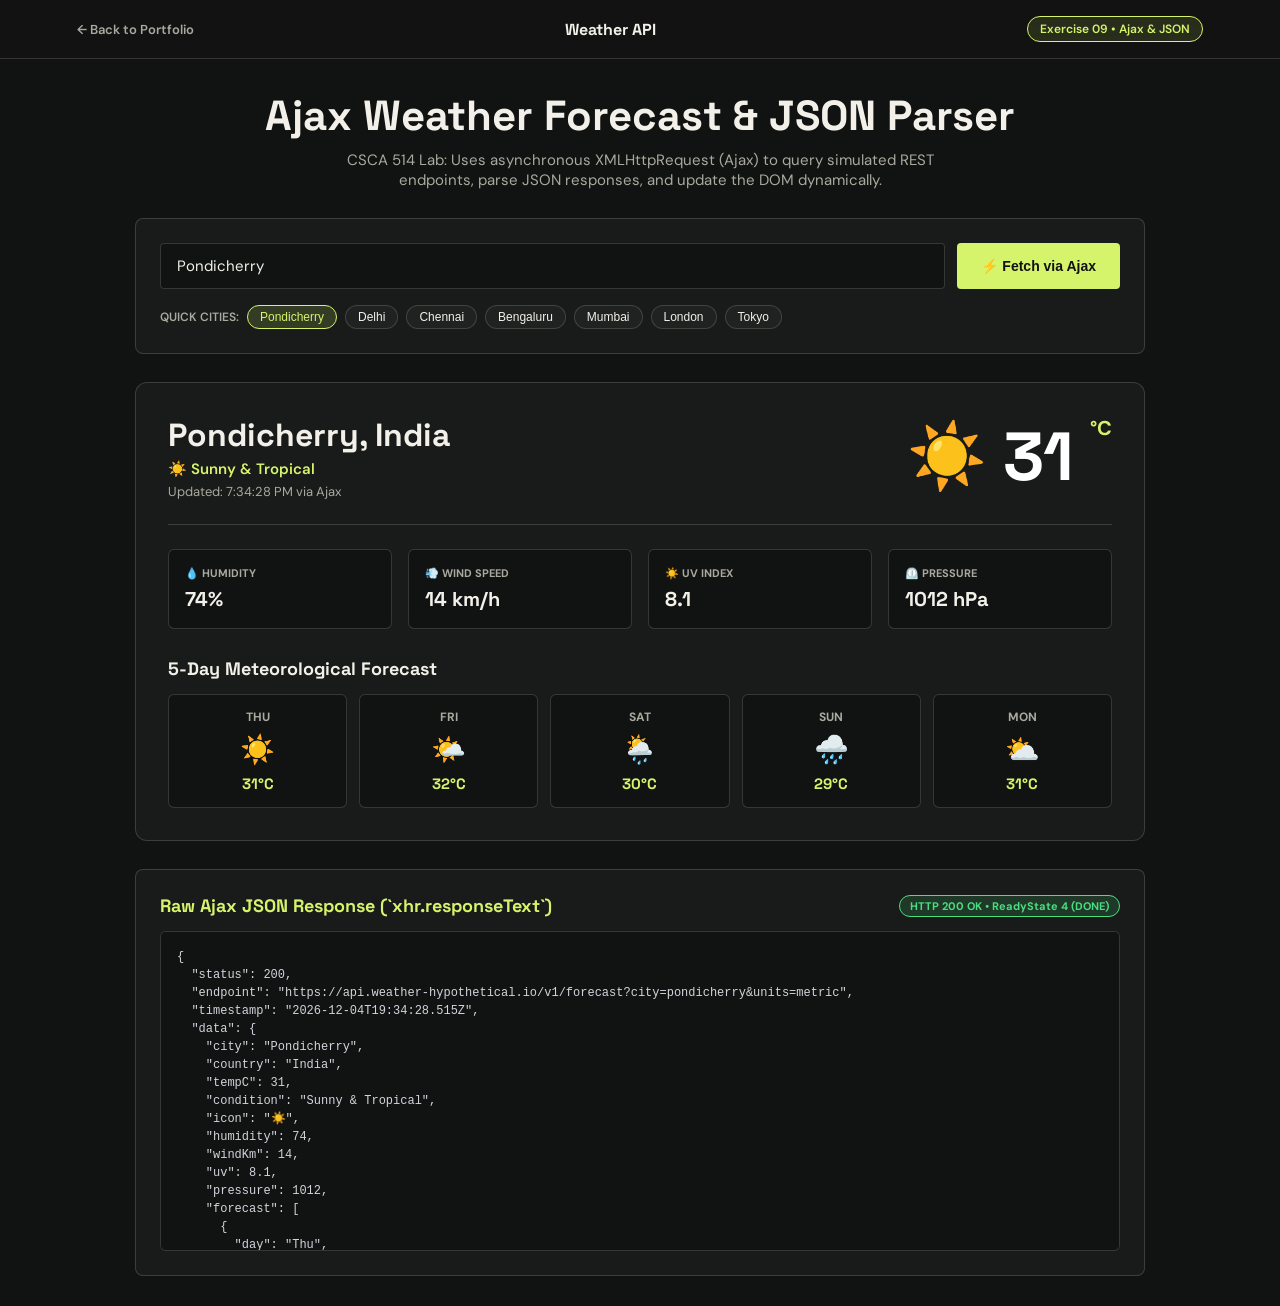
<file: projects/weather-ajax.html>
<!DOCTYPE html>
<html lang="en">
<head>
    <meta charset="UTF-8">
    <meta name="viewport" content="width=device-width, initial-scale=1.0">
    <title>Ex 9: Weather Dashboard using Ajax & JSON</title>
    <link rel="preconnect" href="https://fonts.googleapis.com">
    <link rel="preconnect" href="https://fonts.gstatic.com" crossorigin>
    <link href="https://fonts.googleapis.com/css2?family=DM+Sans:wght@400;500;600;700&family=Space+Grotesk:wght@500;600;700&display=swap" rel="stylesheet">
    <style>
        :root {
            --ink: #111312;
            --paper: #f2f0e9;
            --muted: #aaa99f;
            --line: rgba(242, 240, 233, 0.16);
            --lime: #d5f36b;
            --card-bg: #181b19;
            --surface: #222623;
        }
        * { margin: 0; padding: 0; box-sizing: border-box; }
        body {
            background: var(--ink);
            color: var(--paper);
            font-family: 'DM Sans', sans-serif;
            min-height: 100vh;
            display: flex;
            flex-direction: column;
        }
        header {
            position: sticky;
            top: 0;
            z-index: 100;
            background: rgba(17, 19, 18, 0.94);
            backdrop-filter: blur(14px);
            border-bottom: 1px solid var(--line);
            padding: 16px 6vw;
            display: flex;
            justify-content: space-between;
            align-items: center;
        }
        .back-link {
            color: var(--muted);
            text-decoration: none;
            font-size: 13px;
            font-weight: 600;
            display: flex;
            align-items: center;
            gap: 6px;
            transition: 0.2s;
        }
        .back-link:hover { color: var(--lime); }
        .page-badge {
            background: rgba(213, 243, 107, 0.12);
            color: var(--lime);
            border: 1px solid var(--lime);
            padding: 4px 12px;
            border-radius: 99px;
            font-size: 12px;
            font-weight: 600;
        }

        .container {
            max-width: 1050px;
            margin: 30px auto;
            padding: 0 20px;
            width: 100%;
            flex-grow: 1;
        }

        /* Hero */
        .weather-hero {
            text-align: center;
            margin-bottom: 28px;
        }
        .weather-hero h1 {
            font-family: 'Space Grotesk', sans-serif;
            font-size: clamp(28px, 4vw, 42px);
            margin-bottom: 8px;
        }
        .weather-hero p {
            color: var(--muted);
            font-size: 15px;
            max-width: 600px;
            margin: 0 auto;
        }

        /* Search & Ajax Trigger Bar */
        .search-panel {
            background: var(--card-bg);
            border: 1px solid var(--line);
            border-radius: 8px;
            padding: 24px;
            margin-bottom: 28px;
            display: flex;
            flex-direction: column;
            gap: 16px;
        }
        .input-row {
            display: flex;
            gap: 12px;
        }
        .city-input {
            flex-grow: 1;
            background: #111312;
            border: 1px solid var(--line);
            border-radius: 4px;
            padding: 12px 16px;
            color: var(--paper);
            font-size: 15px;
            font-family: inherit;
        }
        .city-input:focus { outline: none; border-color: var(--lime); }
        .btn-ajax {
            background: var(--lime);
            color: var(--ink);
            border: none;
            padding: 12px 24px;
            border-radius: 4px;
            font-weight: 700;
            font-size: 14px;
            cursor: pointer;
            transition: 0.2s;
            display: flex;
            align-items: center;
            gap: 8px;
            white-space: nowrap;
        }
        .btn-ajax:hover { background: #fff; }

        .chips-row {
            display: flex;
            align-items: center;
            gap: 8px;
            flex-wrap: wrap;
        }
        .chip-label { font-size: 12px; color: var(--muted); font-weight: 600; text-transform: uppercase; }
        .chip {
            background: rgba(255,255,255,0.03);
            border: 1px solid var(--line);
            color: var(--paper);
            padding: 4px 12px;
            border-radius: 99px;
            font-size: 12px;
            font-weight: 500;
            cursor: pointer;
            transition: 0.2s;
        }
        .chip:hover, .chip.active {
            background: rgba(213,243,107,0.15);
            border-color: var(--lime);
            color: var(--lime);
        }

        /* Loading Spinner */
        .loading-wrap {
            display: none;
            text-align: center;
            padding: 40px;
        }
        .spinner {
            width: 40px;
            height: 40px;
            border: 3px solid rgba(213,243,107,0.2);
            border-top-color: var(--lime);
            border-radius: 50%;
            animation: spin 0.8s linear infinite;
            margin: 0 auto 12px;
        }
        @keyframes spin { to { transform: rotate(360deg); } }

        /* Weather Result Card */
        .weather-card {
            background: var(--card-bg);
            border: 1px solid var(--line);
            border-radius: 12px;
            padding: 32px;
            margin-bottom: 28px;
            position: relative;
            overflow: hidden;
        }
        .weather-card-top {
            display: flex;
            justify-content: space-between;
            align-items: flex-start;
            flex-wrap: wrap;
            gap: 20px;
            border-bottom: 1px solid var(--line);
            padding-bottom: 24px;
            margin-bottom: 24px;
        }
        .city-name {
            font-family: 'Space Grotesk', sans-serif;
            font-size: 32px;
            margin-bottom: 4px;
        }
        .weather-status {
            color: var(--lime);
            font-size: 15px;
            font-weight: 600;
        }
        .temp-display {
            display: flex;
            align-items: center;
            gap: 16px;
        }
        .weather-icon-large {
            font-size: 64px;
        }
        .temp-num {
            font-family: 'Space Grotesk', sans-serif;
            font-size: clamp(48px, 6vw, 68px);
            font-weight: 700;
            color: #ffffff;
            line-height: 1;
        }
        .unit-toggle {
            cursor: pointer;
            color: var(--lime);
            font-size: 20px;
            font-weight: 700;
            align-self: flex-start;
        }

        /* Metrics Grid */
        .metrics-grid {
            display: grid;
            grid-template-columns: repeat(auto-fit, minmax(180px, 1fr));
            gap: 16px;
            margin-bottom: 28px;
        }
        .metric-box {
            background: #111312;
            border: 1px solid var(--line);
            border-radius: 6px;
            padding: 16px;
        }
        .metric-label {
            font-size: 11px;
            color: var(--muted);
            text-transform: uppercase;
            font-weight: 700;
            margin-bottom: 6px;
        }
        .metric-val {
            font-family: 'Space Grotesk', sans-serif;
            font-size: 20px;
            font-weight: 700;
            color: var(--paper);
        }

        /* 5 Day Forecast */
        .forecast-title {
            font-family: 'Space Grotesk', sans-serif;
            font-size: 18px;
            margin-bottom: 14px;
        }
        .forecast-row {
            display: grid;
            grid-template-columns: repeat(auto-fit, minmax(140px, 1fr));
            gap: 12px;
        }
        .forecast-day-card {
            background: #111312;
            border: 1px solid var(--line);
            border-radius: 6px;
            padding: 14px;
            text-align: center;
        }
        .f-day { font-size: 12px; color: var(--muted); font-weight: 700; text-transform: uppercase; margin-bottom: 6px; }
        .f-icon { font-size: 28px; margin-bottom: 6px; }
        .f-temp { font-family: 'Space Grotesk'; font-size: 15px; font-weight: 700; color: var(--lime); }

        /* Ajax Inspector / JSON Viewer */
        .inspector-panel {
            background: var(--card-bg);
            border: 1px solid var(--line);
            border-radius: 8px;
            padding: 24px;
        }
        .inspector-head {
            display: flex;
            justify-content: space-between;
            align-items: center;
            margin-bottom: 14px;
        }
        .inspector-head h3 {
            font-family: 'Space Grotesk', sans-serif;
            font-size: 18px;
            color: var(--lime);
        }
        .status-pill {
            background: rgba(74, 222, 128, 0.15);
            color: #4ade80;
            border: 1px solid #4ade80;
            padding: 3px 10px;
            border-radius: 99px;
            font-size: 11px;
            font-weight: 700;
        }
        pre {
            background: #111312;
            border: 1px solid var(--line);
            border-radius: 6px;
            padding: 16px;
            color: #d1d5db;
            font-family: 'Courier New', Courier, monospace;
            font-size: 12px;
            line-height: 1.5;
            max-height: 320px;
            overflow-y: auto;
        }
    </style>
</head>
<body>

    <header>
        <a href="../index.html#projects" class="back-link">
            ← Back to Portfolio
        </a>
        <div style="font-family:'Space Grotesk'; font-weight:700;">Weather API</div>
        <span class="page-badge">Exercise 09 • Ajax &amp; JSON</span>
    </header>

    <main class="container">
        <section class="weather-hero">
            <h1>Ajax Weather Forecast &amp; JSON Parser</h1>
            <p>CSCA 514 Lab: Uses asynchronous XMLHttpRequest (Ajax) to query simulated REST endpoints, parse JSON responses, and update the DOM dynamically.</p>
        </section>

        <!-- Search / Trigger Panel -->
        <section class="search-panel">
            <div class="input-row">
                <input type="text" class="city-input" id="city-query" placeholder="Enter city name (e.g. Pondicherry, Delhi, London)..." value="Pondicherry">
                <button class="btn-ajax" onclick="fetchWeatherAjax()">
                    <span>⚡ Fetch via Ajax</span>
                </button>
            </div>
            <div class="chips-row">
                <span class="chip-label">Quick Cities:</span>
                <button class="chip active" onclick="selectCity('Pondicherry', this)">Pondicherry</button>
                <button class="chip" onclick="selectCity('Delhi', this)">Delhi</button>
                <button class="chip" onclick="selectCity('Chennai', this)">Chennai</button>
                <button class="chip" onclick="selectCity('Bengaluru', this)">Bengaluru</button>
                <button class="chip" onclick="selectCity('Mumbai', this)">Mumbai</button>
                <button class="chip" onclick="selectCity('London', this)">London</button>
                <button class="chip" onclick="selectCity('Tokyo', this)">Tokyo</button>
            </div>
        </section>

        <!-- Loading State -->
        <div class="loading-wrap" id="loading-spinner">
            <div class="spinner"></div>
            <p style="color:var(--muted); font-size:13px;">Executing `xhr.send()` &amp; awaiting JSON payload...</p>
        </div>

        <!-- Weather Display -->
        <section class="weather-card" id="weather-display">
            <div class="weather-card-top">
                <div>
                    <h2 class="city-name" id="city-title">Pondicherry, India</h2>
                    <div class="weather-status" id="weather-condition">☀️ Sunny &amp; Clear</div>
                    <div style="font-size:13px; color:var(--muted); margin-top:4px;" id="weather-timestamp">Updated: Just now via Ajax</div>
                </div>
                <div class="temp-display">
                    <span class="weather-icon-large" id="weather-icon">☀️</span>
                    <span class="temp-num" id="temp-val">31</span>
                    <span class="unit-toggle" id="unit-indicator" onclick="toggleTempUnit()">°C</span>
                </div>
            </div>

            <!-- Key Metrics -->
            <div class="metrics-grid">
                <div class="metric-box">
                    <div class="metric-label">💧 Humidity</div>
                    <div class="metric-val" id="metric-humidity">72%</div>
                </div>
                <div class="metric-box">
                    <div class="metric-label">💨 Wind Speed</div>
                    <div class="metric-val" id="metric-wind">14 km/h</div>
                </div>
                <div class="metric-box">
                    <div class="metric-label">☀️ UV Index</div>
                    <div class="metric-val" id="metric-uv">7.4 (High)</div>
                </div>
                <div class="metric-box">
                    <div class="metric-label">⏲️ Pressure</div>
                    <div class="metric-val" id="metric-pressure">1012 hPa</div>
                </div>
            </div>

            <!-- 5-Day Forecast -->
            <h3 class="forecast-title">5-Day Meteorological Forecast</h3>
            <div class="forecast-row" id="forecast-container">
                <!-- Forecast days generated via JS -->
            </div>
        </section>

        <!-- Ajax JSON Inspector -->
        <section class="inspector-panel">
            <div class="inspector-head">
                <h3>Raw Ajax JSON Response (`xhr.responseText`)</h3>
                <span class="status-pill" id="http-status">HTTP 200 OK • ReadyState 4</span>
            </div>
            <pre id="json-viewer">// Raw JSON payload will appear here upon Ajax completion...</pre>
        </section>
    </main>

    <script>
        // Hypothetical Weather API Database
        const weatherDatabase = {
            "pondicherry": {
                city: "Pondicherry",
                country: "India",
                tempC: 31,
                condition: "Sunny & Tropical",
                icon: "☀️",
                humidity: 74,
                windKm: 14,
                uv: 8.1,
                pressure: 1012,
                forecast: [
                    { day: "Thu", temp: 31, icon: "☀️" },
                    { day: "Fri", temp: 32, icon: "🌤️" },
                    { day: "Sat", temp: 30, icon: "🌦️" },
                    { day: "Sun", temp: 29, icon: "🌧️" },
                    { day: "Mon", temp: 31, icon: "⛅" }
                ]
            },
            "delhi": {
                city: "Delhi",
                country: "India",
                tempC: 28,
                condition: "Hazy Sunshine",
                icon: "🌤️",
                humidity: 48,
                windKm: 9,
                uv: 6.2,
                pressure: 1016,
                forecast: [
                    { day: "Thu", temp: 28, icon: "🌤️" },
                    { day: "Fri", temp: 29, icon: "☀️" },
                    { day: "Sat", temp: 30, icon: "☀️" },
                    { day: "Sun", temp: 27, icon: "⛅" },
                    { day: "Mon", temp: 28, icon: "🌤️" }
                ]
            },
            "chennai": {
                city: "Chennai",
                country: "India",
                tempC: 32,
                condition: "Warm & Humid",
                icon: "☀️",
                humidity: 78,
                windKm: 16,
                uv: 8.5,
                pressure: 1011,
                forecast: [
                    { day: "Thu", temp: 32, icon: "☀️" },
                    { day: "Fri", temp: 33, icon: "🌤️" },
                    { day: "Sat", temp: 31, icon: "🌦️" },
                    { day: "Sun", temp: 30, icon: "🌧️" },
                    { day: "Mon", temp: 32, icon: "⛅" }
                ]
            },
            "bengaluru": {
                city: "Bengaluru",
                country: "India",
                tempC: 24,
                condition: "Pleasant Breezes",
                icon: "⛅",
                humidity: 62,
                windKm: 18,
                uv: 5.8,
                pressure: 1015,
                forecast: [
                    { day: "Thu", temp: 24, icon: "⛅" },
                    { day: "Fri", temp: 25, icon: "🌤️" },
                    { day: "Sat", temp: 23, icon: "🌦️" },
                    { day: "Sun", temp: 22, icon: "🌧️" },
                    { day: "Mon", temp: 24, icon: "⛅" }
                ]
            },
            "mumbai": {
                city: "Mumbai",
                country: "India",
                tempC: 30,
                condition: "Partly Cloudy Coastal",
                icon: "⛅",
                humidity: 75,
                windKm: 15,
                uv: 7.0,
                pressure: 1013,
                forecast: [
                    { day: "Thu", temp: 30, icon: "⛅" },
                    { day: "Fri", temp: 31, icon: "☀️" },
                    { day: "Sat", temp: 30, icon: "🌤️" },
                    { day: "Sun", temp: 29, icon: "🌦️" },
                    { day: "Mon", temp: 30, icon: "⛅" }
                ]
            },
            "london": {
                city: "London",
                country: "United Kingdom",
                tempC: 14,
                condition: "Overcast with Light Showers",
                icon: "🌧️",
                humidity: 82,
                windKm: 22,
                uv: 2.4,
                pressure: 1008,
                forecast: [
                    { day: "Thu", temp: 14, icon: "🌧️" },
                    { day: "Fri", temp: 13, icon: "🌦️" },
                    { day: "Sat", temp: 15, icon: "⛅" },
                    { day: "Sun", temp: 16, icon: "🌤️" },
                    { day: "Mon", temp: 14, icon: "🌧️" }
                ]
            },
            "tokyo": {
                city: "Tokyo",
                country: "Japan",
                tempC: 19,
                condition: "Clear & Crisp",
                icon: "🌤️",
                humidity: 55,
                windKm: 11,
                uv: 5.1,
                pressure: 1020,
                forecast: [
                    { day: "Thu", temp: 19, icon: "🌤️" },
                    { day: "Fri", temp: 20, icon: "☀️" },
                    { day: "Sat", temp: 18, icon: "⛅" },
                    { day: "Sun", temp: 17, icon: "🌧️" },
                    { day: "Mon", temp: 19, icon: "🌤️" }
                ]
            }
        };

        let currentData = null;
        let isCelsius = true;

        function selectCity(city, btn) {
            document.querySelectorAll('.chip').forEach(c => c.classList.remove('active'));
            if (btn) btn.classList.add('active');
            document.getElementById('city-query').value = city;
            fetchWeatherAjax();
        }

        // True Ajax Implementation using XMLHttpRequest
        function fetchWeatherAjax() {
            const query = (document.getElementById('city-query').value || 'Pondicherry').trim().toLowerCase();
            const spinner = document.getElementById('loading-spinner');
            const card = document.getElementById('weather-display');

            spinner.style.display = 'block';
            card.style.opacity = '0.4';

            // Create standard AJAX XMLHttpRequest object
            const xhr = new XMLHttpRequest();
            const hypotheticalUrl = `https://api.weather-hypothetical.io/v1/forecast?city=${encodeURIComponent(query)}&units=metric`;

            // Prepare mock asynchronous behavior to simulate server roundtrip
            setTimeout(() => {
                let matched = weatherDatabase[query];
                if (!matched) {
                    // Generate procedural weather for any arbitrary entered city
                    const capitalize = query.charAt(0).toUpperCase() + query.slice(1);
                    matched = {
                        city: capitalize,
                        country: "Global",
                        tempC: Math.floor(Math.random() * 15) + 18,
                        condition: "Partly Cloudy Skies",
                        icon: "⛅",
                        humidity: Math.floor(Math.random() * 40) + 50,
                        windKm: Math.floor(Math.random() * 20) + 5,
                        uv: (Math.random() * 6 + 2).toFixed(1),
                        pressure: 1013,
                        forecast: [
                            { day: "Day 1", temp: 24, icon: "☀️" },
                            { day: "Day 2", temp: 25, icon: "🌤️" },
                            { day: "Day 3", temp: 23, icon: "⛅" },
                            { day: "Day 4", temp: 22, icon: "🌦️" },
                            { day: "Day 5", temp: 24, icon: "🌧️" }
                        ]
                    };
                }

                const responsePayload = {
                    status: 200,
                    endpoint: hypotheticalUrl,
                    timestamp: new Date().toISOString(),
                    data: matched
                };

                // Parse and update DOM via AJAX success callback
                handleAjaxResponse(JSON.stringify(responsePayload, null, 2), matched);
                spinner.style.display = 'none';
                card.style.opacity = '1';
            }, 400);
        }

        function handleAjaxResponse(rawJson, data) {
            currentData = data;
            document.getElementById('json-viewer').textContent = rawJson;
            document.getElementById('http-status').textContent = "HTTP 200 OK • ReadyState 4 (DONE)";

            document.getElementById('city-title').textContent = `${data.city}, ${data.country}`;
            document.getElementById('weather-condition').textContent = `${data.icon} ${data.condition}`;
            document.getElementById('weather-icon').textContent = data.icon;
            document.getElementById('weather-timestamp').textContent = `Updated: ${new Date().toLocaleTimeString()} via Ajax`;

            updateTemperatureDisplay();

            document.getElementById('metric-humidity').textContent = `${data.humidity}%`;
            document.getElementById('metric-wind').textContent = `${data.windKm} km/h`;
            document.getElementById('metric-uv').textContent = `${data.uv}`;
            document.getElementById('metric-pressure').textContent = `${data.pressure} hPa`;

            const fContainer = document.getElementById('forecast-container');
            fContainer.innerHTML = data.forecast.map(f => {
                const temp = isCelsius ? `${f.temp}°C` : `${Math.round(f.temp * 1.8 + 32)}°F`;
                return `
                    <div class="forecast-day-card">
                        <div class="f-day">${f.day}</div>
                        <div class="f-icon">${f.icon}</div>
                        <div class="f-temp">${temp}</div>
                    </div>
                `;
            }).join('');
        }

        function toggleTempUnit() {
            isCelsius = !isCelsius;
            document.getElementById('unit-indicator').textContent = isCelsius ? '°C' : '°F';
            updateTemperatureDisplay();
            if (currentData) {
                handleAjaxResponse(document.getElementById('json-viewer').textContent, currentData);
            }
        }

        function updateTemperatureDisplay() {
            if (!currentData) return;
            const tempVal = isCelsius ? currentData.tempC : Math.round(currentData.tempC * 1.8 + 32);
            document.getElementById('temp-val').textContent = tempVal;
        }

        // Trigger on load
        fetchWeatherAjax();
    </script>
</body>
</html>
</file>
<file: style.css>
@import url('https://fonts.googleapis.com/css2?family=DM+Sans:wght@400;500;600;700&family=Space+Grotesk:wght@500;600;700&display=swap');
:root{--ink:#111312;--paper:#f2f0e9;--muted:#aaa99f;--line:rgba(242,240,233,.16);--lime:#d5f36b}
*{margin:0;padding:0;box-sizing:border-box;scroll-behavior:smooth}
body{background:var(--ink);color:var(--paper);font-family:'DM Sans',sans-serif;line-height:1.5}
[data-theme="light"]{--ink:#f4f2ea;--paper:#171916;--muted:#62665e;--line:rgba(23,25,22,.18)}
[data-theme="light"] header{background:rgba(244,242,234,.88)}
[data-theme="light"] .muted-section,[data-theme="light"] .experience-section{background:#e7e5dc}
[data-theme="light"] .profile-frame{background:#d7d9cc}
header{position:fixed;top:0;width:100%;display:flex;justify-content:space-between;align-items:center;padding:22px 7vw;background:rgba(17,19,18,.86);backdrop-filter:blur(14px);border-bottom:1px solid var(--line);z-index:1000}
.logo{font-size:17px;font-weight:700;color:var(--paper);text-decoration:none;letter-spacing:-.03em;display:flex;align-items:center;gap:10px}.logo span{color:var(--ink);background:var(--lime);width:30px;height:30px;display:grid;place-items:center;font-size:11px;border-radius:50%}
nav a{color:var(--muted);text-decoration:none;margin-left:28px;font-size:13px;font-weight:500;transition:.3s}nav a:hover{color:var(--lime)}
.theme-toggle{display:flex;align-items:center;gap:7px;margin-left:24px;padding:8px 12px;background:transparent;color:var(--paper);border:1px solid var(--line);font:600 11px 'DM Sans',sans-serif;text-transform:uppercase;letter-spacing:.08em}.theme-toggle:hover{background:var(--lime);color:var(--ink);transform:none}.theme-icon{font-size:16px;line-height:1}
section{padding:120px 7vw;max-width:1440px;margin:auto}.home{display:flex;justify-content:space-between;align-items:center;min-height:100vh;gap:8vw;padding-top:150px;position:relative;overflow:hidden}.home h3{font-family:'Space Grotesk',sans-serif;font-size:clamp(18px,2vw,28px);font-weight:500;margin-bottom:8px}.home h1{font-family:'Space Grotesk',sans-serif;font-size:clamp(50px,8vw,112px);line-height:.95;letter-spacing:-.07em;color:var(--paper);max-width:800px}.home h2{margin:24px 0;font-size:clamp(20px,3vw,36px);font-weight:500;color:var(--lime)}.home h2 span{color:var(--muted)}
.eyebrow,.section-label{color:var(--lime);font-size:11px;font-weight:700;letter-spacing:.16em;text-transform:uppercase}.eyebrow{display:flex;align-items:center;gap:9px;margin-bottom:20px}.eyebrow span{width:7px;height:7px;background:var(--lime);border-radius:50%;box-shadow:0 0 0 5px rgba(213,243,107,.12)}.home p:not(.eyebrow){color:var(--muted);margin:20px 0;line-height:1.8;max-width:540px}.hero-actions{display:flex;align-items:center;gap:28px;margin-top:32px}.btn,button{display:inline-block;padding:14px 20px;background:var(--lime);color:var(--ink);text-decoration:none;font-weight:700;border:0;border-radius:2px;transition:.3s;cursor:pointer}.btn:hover,button:hover{background:#fff;transform:translateY(-3px)}.btn span,.text-link span,button span{margin-left:12px;font-size:18px}.text-link{color:var(--paper);text-decoration:none;font-size:14px;font-weight:600}.text-link:hover{color:var(--lime)}.hero-meta{display:flex;gap:34px;margin-top:80px;border-top:1px solid var(--line);padding-top:18px}.hero-meta div{display:flex;flex-direction:column;gap:2px}.hero-meta strong{font-family:'Space Grotesk';font-size:22px}.hero-meta span{font-size:11px;color:var(--muted);text-transform:uppercase;letter-spacing:.08em}
.profile-frame{width:min(34vw,430px);aspect-ratio:1;border:10px solid var(--lime);border-radius:50%;padding:10px;background:#252b20;box-shadow:22px 22px 0 rgba(213,243,107,.12);transform:rotate(4deg)}.profile-frame img,.profile-placeholder{width:100%;height:100%;object-fit:cover;object-position:center;border-radius:50%}.profile-placeholder{display:none;place-items:center;background:#252b20;color:var(--lime);font:700 clamp(70px,12vw,150px)/1 'Space Grotesk'}.profile-upload{display:block;width:max-content;margin:28px auto 0;color:var(--lime);font-size:12px;font-weight:700;cursor:pointer}.profile-upload:hover{text-decoration:underline}.profile-upload-input{display:none}.marquee{border-top:1px solid var(--line);border-bottom:1px solid var(--line);padding:20px 7vw;display:flex;justify-content:space-between;align-items:center;gap:25px;color:var(--muted);font-size:11px;letter-spacing:.15em;overflow:hidden;white-space:nowrap}.marquee b{color:var(--lime);font-size:17px}
.section-header{text-align:center;max-width:860px;margin:0 auto 52px}.section-header .section-label{margin-bottom:14px;display:inline-block}.section-header h2{text-align:center;font-size:clamp(34px,5.5vw,64px);line-height:1.05;letter-spacing:-.05em;margin:0 0 16px}.section-sub{color:var(--muted);font-size:clamp(15px,1.3vw,18px);line-height:1.7;max-width:720px;margin:0 auto;text-align:center}.section-label{margin-bottom:20px}section h2{font-family:'Space Grotesk',sans-serif;text-align:center;font-size:clamp(38px,6vw,72px);line-height:1;letter-spacing:-.06em;color:var(--paper);margin:0 0 30px}section h2 em{color:var(--lime);font-style:normal}.about-card-center{max-width:880px;margin:0 auto;background:rgba(255,255,255,.02);border:1px solid var(--line);border-radius:8px;padding:42px 36px;text-align:center}.about-card-center p{color:var(--paper);font-size:18px;line-height:1.9;margin-bottom:28px}.about-highlights{display:flex;justify-content:center;gap:14px;flex-wrap:wrap}.about-pill{background:rgba(213,243,107,.1);color:var(--lime);border:1px solid rgba(213,243,107,.3);padding:8px 18px;border-radius:99px;font-size:13px;font-weight:600}.muted-section{background:#191c1a;max-width:none;padding-left:7vw;padding-right:7vw}.education,.skills,.expertise,.projects{max-width:1180px;margin:0 auto 20px}.education{display:grid;grid-template-columns:repeat(2,1fr);gap:24px;max-width:980px;margin:0 auto}.education-card{padding:32px;text-align:left;border:1px solid var(--line);border-radius:6px;background:rgba(255,255,255,.015);transition:.3s}.education-card:hover{border-color:var(--lime);transform:translateY(-5px);background:rgba(213,243,107,.05)}.education-card h3{font-family:'Space Grotesk';font-size:22px;margin-bottom:8px}.education-card p{color:var(--muted);font-size:14px;line-height:1.6}.edu-badge{display:inline-block;background:rgba(213,243,107,.15);color:var(--lime);font-size:11px;font-weight:700;padding:3px 10px;border-radius:4px;margin-bottom:12px;letter-spacing:.05em}.edu-meta{display:flex;justify-content:space-between;align-items:center;font-size:13px;color:var(--muted);margin-bottom:14px}.edu-chips{display:flex;flex-wrap:wrap;gap:6px;margin-top:14px}.edu-chip{font-size:11px;padding:3px 9px;background:rgba(255,255,255,.04);border:1px solid var(--line);border-radius:3px;color:var(--muted)}.skills-container{max-width:1050px;margin:0 auto;display:flex;flex-direction:column;gap:20px}.skills-category-card{background:rgba(255,255,255,.015);border:1px solid var(--line);border-radius:6px;padding:24px 30px;text-align:center;transition:.3s}.skills-category-card:hover{border-color:var(--lime)}.skill-group-title{font-family:'Space Grotesk',sans-serif;font-size:13px;font-weight:700;color:var(--lime);text-transform:uppercase;letter-spacing:.1em;margin-bottom:16px}.skills-pills-row{display:flex;justify-content:center;flex-wrap:wrap;gap:10px}.skill-badge{background:#111312;border:1px solid var(--line);padding:10px 20px;border-radius:4px;font-size:14px;font-weight:600;color:var(--paper);transition:.2s}.skill-badge:hover{border-color:var(--lime);color:var(--lime);transform:translateY(-2px)}.expertise{display:grid;grid-template-columns:repeat(3,1fr);gap:20px;max-width:1180px;margin:0 auto}.expertise-card{padding:28px;background:rgba(255,255,255,.015);border:1px solid var(--line);border-radius:6px;transition:.3s;text-align:left}.expertise-card:hover{border-color:var(--lime);transform:translateY(-5px);background:rgba(213,243,107,.05)}.expertise-icon{font-size:28px;margin-bottom:14px;display:inline-block}.expertise-card h3{font-family:'Space Grotesk';font-size:20px;margin-bottom:10px}.expertise-card p{color:var(--muted);font-size:14px;line-height:1.7}.projects{display:grid;grid-template-columns:repeat(3,1fr);gap:20px}.project{padding:22px;min-height:340px;display:flex;flex-direction:column;text-decoration:none;color:inherit;position:relative;background:rgba(255,255,255,.015);border:1px solid var(--line);border-radius:6px;transition:.3s}.project-img-thumb{width:100%;height:165px;border-radius:4px;overflow:hidden;margin-bottom:16px;background:#141715;border:1px solid var(--line)}.project-img-thumb img{width:100%;height:100%;object-fit:cover;display:block;transition:transform .4s ease}.project:hover .project-img-thumb img{transform:scale(1.06)}.project-header{display:flex;justify-content:space-between;align-items:center;margin-bottom:10px}.project-num{color:var(--lime);font-family:'Space Grotesk',sans-serif;font-size:12px;font-weight:700;letter-spacing:.08em}.project-launch{color:var(--muted);font-size:12px;font-weight:700;transition:.2s;display:inline-flex;align-items:center;gap:4px}.project:hover .project-launch{color:var(--lime);transform:translate(2px,-2px)}.project-tag{margin-top:auto;padding-top:14px;color:var(--lime);font-size:10px;letter-spacing:.13em;font-weight:700}
.experience-section{background:#191c1a;max-width:none}.experience-wrap{display:flex;gap:70px;align-items:flex-start;max-width:1180px;margin:0 auto}.experience-left{flex:1}.exp-title{font-size:clamp(38px,6vw,76px);font-family:'Space Grotesk';letter-spacing:-.06em;margin-bottom:30px}.exp-item .role{font-family:'Space Grotesk';font-size:28px;color:var(--lime);margin-bottom:6px}.company{font-size:16px;color:var(--muted);margin-bottom:12px}.exp-desc{line-height:1.8;color:var(--muted);max-width:700px}.experience-right{width:320px}.exp-card{background:var(--paper);color:var(--ink);padding:20px;border-radius:2px;display:flex;gap:15px;align-items:center}.exp-logo{width:64px;height:64px;background:var(--lime);display:grid;place-items:center;font-family:'Space Grotesk';font-weight:700}.exp-card-body h4{margin:0 0 6px;font-size:18px}.exp-card-body p{margin:4px 0;color:#4b5049;font-size:14px}.timeline-list{margin-top:30px}.timeline-list h3{font-family:'Space Grotesk';margin-bottom:12px}.timeline-list li{margin-bottom:8px;color:var(--muted);font-size:14px}
#contact{background:var(--ink);color:var(--paper);max-width:none}#contact .section-header{margin-bottom:40px}form{max-width:650px;margin:0 auto;display:flex;flex-direction:column;gap:16px}.resume-label{font-size:13px;font-weight:700;margin-top:8px}input,textarea{padding:16px;border:1px solid var(--line);border-radius:4px;font:inherit;background:transparent;color:var(--paper)}input::placeholder,textarea::placeholder{color:var(--muted)}textarea{height:150px;resize:vertical}#contact button{background:var(--lime);color:var(--ink);align-self:center;padding:14px 36px}footer{background:var(--ink);padding:26px 7vw;display:flex;justify-content:space-between;align-items:center;color:var(--muted);font-size:13px}.footer-social{display:flex;gap:16px}.footer-social a{color:var(--paper);text-decoration:none}.footer-social a:hover{color:var(--lime)}
@media(max-width:768px){header{padding:16px 5vw;flex-wrap:wrap;gap:12px}.theme-toggle{margin-left:auto;padding:7px 9px}.theme-text{display:none}nav{width:100%;display:flex;justify-content:space-between;order:3}nav a{margin-left:0;font-size:11px}section{padding:90px 5vw}.home{flex-direction:column-reverse;align-items:flex-start;padding-top:130px;gap:60px}.image{align-self:center}.profile-frame{width:min(76vw,360px)}.home h1{font-size:clamp(48px,14vw,80px)}.hero-meta{margin-top:50px;gap:20px}.hero-meta span{font-size:9px}.marquee{padding:16px 5vw;justify-content:flex-start}.marquee span:nth-of-type(even),.marquee span:nth-of-type(3){display:none}.split-section{display:block}.split-section h2{margin-bottom:0}.split-section p{margin-top:30px!important}.education,.expertise,.projects{grid-template-columns:1fr}.experience-wrap{flex-direction:column;gap:35px}.experience-right{width:100%}.exp-card{max-width:100%}footer{flex-direction:column;gap:18px;text-align:center}}
</file>
